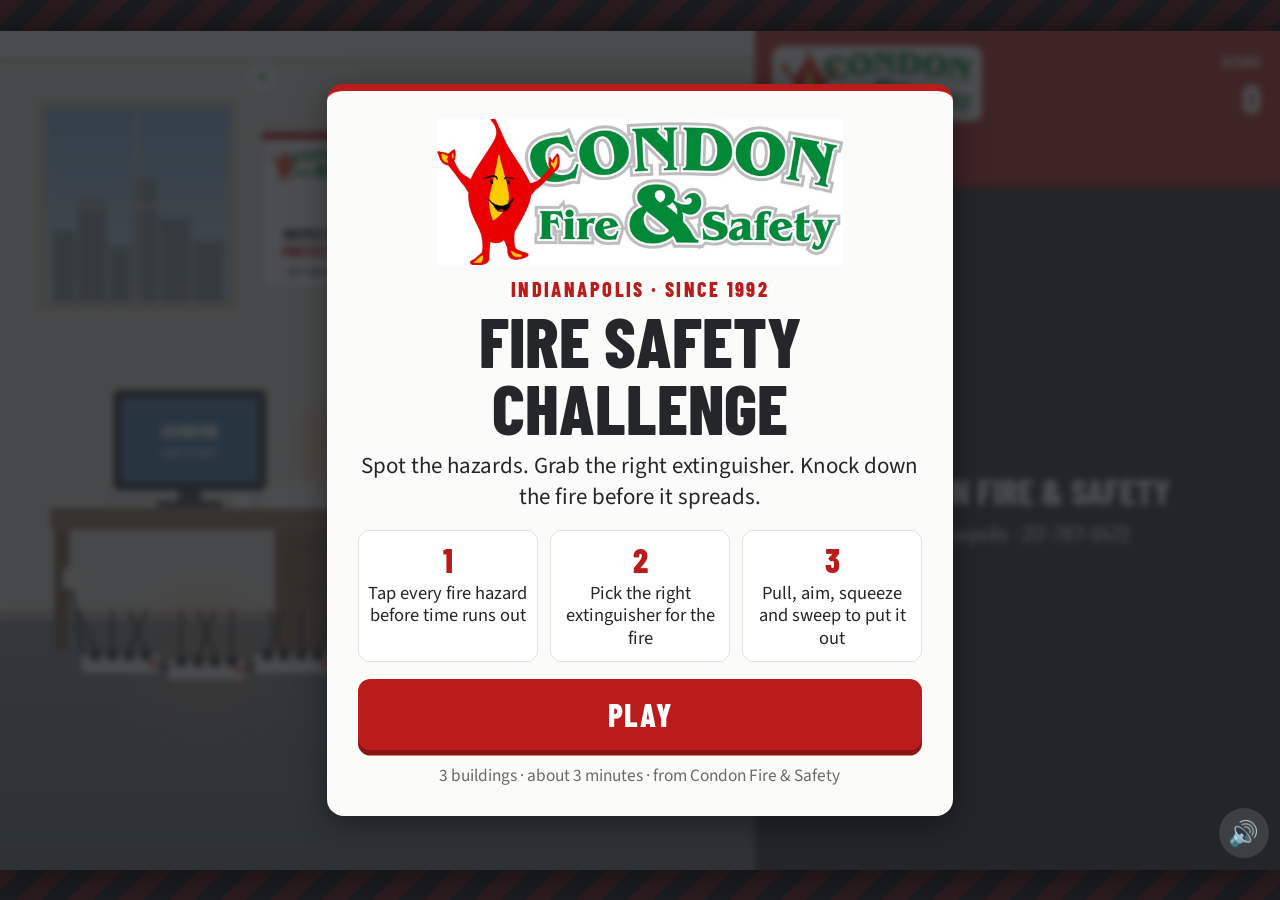
<file: index.html>
<!DOCTYPE html>
<html lang="en">
<head>
<meta charset="utf-8">
<meta name="viewport" content="width=device-width,initial-scale=1,viewport-fit=cover,user-scalable=no">
<link rel="apple-touch-icon" sizes="180x180" href="icons/apple-touch-icon.png">
<link rel="icon" type="image/png" sizes="32x32" href="icons/favicon-32.png">
<link rel="icon" type="image/png" sizes="192x192" href="icons/icon-192.png">
<link rel="manifest" href="manifest.webmanifest">
<meta name="apple-mobile-web-app-title" content="Fire Safety">
<meta name="apple-mobile-web-app-capable" content="yes">
<meta name="mobile-web-app-capable" content="yes">
<meta name="apple-mobile-web-app-status-bar-style" content="default">
<title>Fire Safety Challenge | Condon Fire &amp; Safety</title>
<meta name="description" content="Spot the hazards, grab the right extinguisher and knock down the fire. A free fire safety game from Condon Fire &amp; Safety in Indianapolis.">
<meta property="og:title" content="Fire Safety Challenge | Condon Fire &amp; Safety">
<meta property="og:description" content="Can you spot the hazards and put out the fire? Play the free game from Condon Fire &amp; Safety, Indianapolis.">
<meta name="theme-color" content="#BA1C1C">
<style>
@font-face{font-family:'Barlow Condensed';font-weight:600;font-display:block;src:url([data-uri]) format('woff2')}
@font-face{font-family:'Barlow Condensed';font-weight:800;font-display:block;src:url([data-uri]) format('woff2')}
@font-face{font-family:'Source Sans 3';font-weight:200 900;font-display:block;src:url([data-uri]) format('woff2')}
:root{--red:#BA1C1C;--redd:#8E1414;--char:#242629;--char2:#33363B;--off:#FBFBF9;--green:#008937;--u:4px}
*{box-sizing:border-box}
html,body{margin:0;height:100%;background:#1b1c1f;overflow:hidden;overscroll-behavior:none}
body{font-family:'Source Sans 3',system-ui,-apple-system,Segoe UI,Roboto,sans-serif;color:var(--char);-webkit-user-select:none;user-select:none;-webkit-tap-highlight-color:transparent;-webkit-touch-callout:none}
#wrap{position:fixed;inset:0;display:flex;align-items:center;justify-content:center;background:#1b1c1f repeating-linear-gradient(135deg,rgba(186,28,28,.10) 0 18px,transparent 18px 36px)}
#stage{position:relative;overflow:hidden;background:var(--char);box-shadow:0 0 40px rgba(0,0,0,.5)}
canvas{position:absolute;inset:0;width:100%;height:100%;display:block;touch-action:none}
.ov{position:absolute;inset:0;display:none;flex-direction:column;align-items:center;justify-content:flex-start;padding:calc(var(--u)*5);text-align:center;background:rgba(36,38,41,.82);-webkit-backdrop-filter:blur(3px);backdrop-filter:blur(3px);overflow-y:auto;touch-action:pan-y}
.ov.on{display:flex}
.panel{margin:auto 0;flex-shrink:0;background:var(--off);border-radius:calc(var(--u)*3);width:100%;padding:calc(var(--u)*5) calc(var(--u)*5.5);box-shadow:0 calc(var(--u)*1.5) calc(var(--u)*6) rgba(0,0,0,.4);border-top:calc(var(--u)*1.4) solid var(--red)}
.logo{display:block;width:72%;margin:0 auto calc(var(--u)*2.5)}
.kick{font:800 calc(var(--u)*3.6)/1 'Barlow Condensed',sans-serif;letter-spacing:.12em;color:var(--red);text-transform:uppercase}
h1,h2{font-family:'Barlow Condensed',sans-serif;font-weight:800;text-transform:uppercase;margin:calc(var(--u)*1.5) 0;line-height:.95;color:var(--char)}
h1{font-size:calc(var(--u)*12.5)}h2{font-size:calc(var(--u)*9)}
p{font-size:calc(var(--u)*4.1);line-height:1.35;margin:calc(var(--u)*2) 0}
.steps{display:flex;gap:calc(var(--u)*2);margin:calc(var(--u)*3) 0}
.steps div{flex:1;background:#fff;border:1px solid #e3e1da;border-radius:calc(var(--u)*2);padding:calc(var(--u)*2.2) calc(var(--u)*1.2);font-size:calc(var(--u)*3.3);line-height:1.2}
.steps b{display:block;font:800 calc(var(--u)*6)/1 'Barlow Condensed',sans-serif;color:var(--red);margin-bottom:calc(var(--u)*1)}
.btn{display:block;width:100%;border:0;border-radius:calc(var(--u)*2.2);padding:calc(var(--u)*3.6) calc(var(--u)*3);margin:calc(var(--u)*2.4) 0 0;font:800 calc(var(--u)*5.6)/1 'Barlow Condensed',sans-serif;letter-spacing:.05em;text-transform:uppercase;text-decoration:none;cursor:pointer;background:var(--red);color:#fff;box-shadow:0 calc(var(--u)*1) 0 var(--redd);touch-action:manipulation}
.btn:active{transform:translateY(calc(var(--u)*.6));box-shadow:0 calc(var(--u)*.4) 0 var(--redd)}
.btn.dark{background:var(--char);box-shadow:0 calc(var(--u)*1) 0 #000}
.btn.ghost{background:transparent;color:var(--char);box-shadow:none;border:2px solid #cfcac0;font-size:calc(var(--u)*4.6);padding:calc(var(--u)*2.8)}
.row{display:flex;gap:calc(var(--u)*2)}.row .btn{flex:1}
.tip{background:#fff;border-left:calc(var(--u)*1.2) solid var(--green);border-radius:calc(var(--u)*1.5);text-align:left;padding:calc(var(--u)*2.5) calc(var(--u)*3);margin:calc(var(--u)*3) 0 calc(var(--u)*1);font-size:calc(var(--u)*3.8);line-height:1.35}
.tip b{display:block;font:800 calc(var(--u)*3.4)/1 'Barlow Condensed',sans-serif;letter-spacing:.1em;color:var(--green);margin-bottom:calc(var(--u)*1)}
.big{font:800 calc(var(--u)*20)/1 'Barlow Condensed',sans-serif;color:var(--red);margin:calc(var(--u)*1) 0}
.stats{display:flex;gap:calc(var(--u)*2);margin:calc(var(--u)*3) 0}
.stats div{flex:1;background:#fff;border-radius:calc(var(--u)*1.8);padding:calc(var(--u)*2);font-size:calc(var(--u)*3.1);border:1px solid #e3e1da}
.stats b{display:block;font:800 calc(var(--u)*7)/1 'Barlow Condensed',sans-serif}
.cta{background:var(--char);color:#fff;border-radius:calc(var(--u)*2.5);padding:calc(var(--u)*4);margin-top:calc(var(--u)*3)}
.cta h3{font:800 calc(var(--u)*6.4)/1 'Barlow Condensed',sans-serif;text-transform:uppercase;margin:0 0 calc(var(--u)*1.5)}
.cta p{margin:0 0 calc(var(--u)*1);font-size:calc(var(--u)*3.7);color:#d9d7d0}
.small{font-size:calc(var(--u)*3.1);color:#6b6a66;margin:calc(var(--u)*2.5) 0 0;line-height:1.35}
.cta .small{color:#b9b7b0}
.best{font:600 calc(var(--u)*4)/1 'Barlow Condensed',sans-serif;letter-spacing:.06em;color:#6b6a66;margin-top:calc(var(--u)*2.5);text-transform:uppercase}
.sr{position:absolute;width:1px;height:1px;overflow:hidden;clip:rect(0 0 0 0);white-space:nowrap}
.btn:focus-visible,#mute:focus-visible{outline:3px solid #ffd23f;outline-offset:3px}
#mute{position:absolute;right:calc(var(--u)*2);bottom:calc(var(--u)*2);width:calc(var(--u)*9);height:calc(var(--u)*9);border-radius:50%;border:0;background:rgba(255,255,255,.12);color:#fff;font-size:calc(var(--u)*4.4);z-index:5;cursor:pointer;touch-action:manipulation}
#toastc{position:absolute;left:50%;top:44%;transform:translateX(-50%);background:var(--char);color:#fff;padding:calc(var(--u)*2.4) calc(var(--u)*4);border-radius:calc(var(--u)*2);font-size:calc(var(--u)*3.8);display:none;z-index:9}
#end{padding:calc(var(--u)*2)}
.perf{display:none;margin:calc(var(--u)*2.2) 0 0;font-size:calc(var(--u)*3.4);line-height:1.3;color:#3d3c39}
.perf b{display:block;font:800 calc(var(--u)*5.4)/1 'Barlow Condensed',sans-serif;letter-spacing:.06em;color:var(--green);text-transform:uppercase;margin-bottom:calc(var(--u)*.8)}
#eReward{display:none;background:var(--green);box-shadow:0 calc(var(--u)*1) 0 #00602a}
#reward .panel{text-align:left}#reward h2{font-size:calc(var(--u)*8)}
#reward p{font-size:calc(var(--u)*3.8);line-height:1.35;margin:calc(var(--u)*1.5) 0}
.pv{background:#fff3c4;border:2px solid #e2b11a;border-radius:calc(var(--u)*1.5);padding:calc(var(--u)*2) calc(var(--u)*2.6);font-size:calc(var(--u)*3.4);line-height:1.3;margin-bottom:calc(var(--u)*2.5);color:#5a4500}
#rDone .tip{margin-top:calc(var(--u)*2)}
#end .panel{padding:calc(var(--u)*3) calc(var(--u)*4.2)}
#end .logo{width:40%;margin-bottom:calc(var(--u)*1)}
#end .big{font-size:calc(var(--u)*14);margin:0}
#end 
#end .stats{margin:calc(var(--u)*1.4) 0}
#end .stats div{padding:calc(var(--u)*1.4);font-size:calc(var(--u)*2.9)}
#end .stats b{font-size:calc(var(--u)*5.6)}
#end .best{margin-top:0;font-size:calc(var(--u)*3.4)}
#end .cta{padding:calc(var(--u)*3.2);margin-top:calc(var(--u)*2.2)}
#end .cta h3{font-size:calc(var(--u)*5.6);margin-bottom:calc(var(--u)*1)}
#end .cta p{font-size:calc(var(--u)*3.3);line-height:1.3}
#end .btn{padding:calc(var(--u)*2.8) calc(var(--u)*2);font-size:calc(var(--u)*4.7);margin-top:calc(var(--u)*1.8)}
#end .btn.ghost{font-size:calc(var(--u)*4.2);padding:calc(var(--u)*2.2)}
#end .small{font-size:calc(var(--u)*2.8);margin-top:calc(var(--u)*1.8)}
#stage.land .panel{max-width:calc(var(--u)*112)}
#stage.land #end .panel{max-width:calc(var(--u)*190);display:grid;grid-template-columns:1fr 1.1fr;column-gap:calc(var(--u)*5);align-items:center}
#stage.land #end .ecol{grid-column:1;grid-row:1}
#stage.land #end .cta{grid-column:2;grid-row:1/3;margin-top:0}
#stage.land #end .row{grid-column:1;grid-row:2;align-self:start}
#stage:not(.land) #end .logo{width:40%!important;margin-bottom:calc(var(--u)*.6)}
#stage:not(.land) #end .big{font-size:calc(var(--u)*12)}
#stage:not(.land) #end .stats{margin:calc(var(--u)*1) 0}
#stage:not(.land) #end .stats div{padding:calc(var(--u)*1)}
#stage:not(.land) #end .perf{margin-top:calc(var(--u)*1.2)}
#stage:not(.land) #end #eReward{margin-top:calc(var(--u)*1.2);padding:calc(var(--u)*2.2) calc(var(--u)*2)}
#stage:not(.land) #end .cta{padding:calc(var(--u)*2.4);margin-top:calc(var(--u)*1.6)}
#stage:not(.land) #end .cta h3{margin-bottom:calc(var(--u)*.6)}
#stage:not(.land) #end .btn{margin-top:calc(var(--u)*1.3)}
#stage:not(.land) #end.won .best{display:none}
</style>
</head>
<body>
<div id="wrap"><div id="stage">
<canvas id="c" aria-label="Condon Fire Safety Challenge game"></canvas>
<button id="mute" aria-label="Sound on or off">&#128266;</button>

<div class="ov on" id="title"><div class="panel">
 <img class="logo" src="[data-uri]" alt="Condon Fire &amp; Safety">
 <div class="kick">Indianapolis &middot; Since 1992</div>
 <h1>Fire Safety<br>Challenge</h1>
 <p>Spot the hazards. Grab the right extinguisher. Knock down the fire before it spreads.</p>
 <div class="steps"><div><b>1</b>Tap every fire hazard before time runs out</div><div><b>2</b>Pick the right extinguisher for the fire</div><div><b>3</b>Pull, aim, squeeze and sweep to put it out</div></div>
 <button class="btn" id="play">Play</button>
 <div class="best" id="bestT"></div>
 <div class="small">3 buildings &middot; about 3 minutes &middot; from Condon Fire &amp; Safety</div>
</div></div>

<div class="ov" id="card"><div class="panel">
 <div class="kick" id="cKick"></div>
 <h2 id="cHead"></h2>
 <p id="cBody"></p>
 <div class="tip" id="cTip"><b>CONDON TIP</b><span></span></div>
 <button class="btn" id="cBtn">Start</button>
</div></div>

<div class="ov" id="end"><div class="panel"><div class="ecol">
 <img class="logo" src="[data-uri]" alt="Condon Fire &amp; Safety" style="width:56%">
 <div class="kick">Your score</div>
 <div class="big" id="eScore">0</div>
 <div class="stats"><div><b id="eHaz">0/18</b>hazards found</div><div><b id="eFire">0/3</b>fires out</div><div><b id="eRush">0/1</b>kitchen pull</div></div>
 <div class="best" id="eBest"></div>
 <div class="perf" id="ePerfect"></div>
 <button class="btn" id="eReward" type="button">Claim 5% off</button>
 </div>
 <div class="cta">
  <h3>Is your building ready for real?</h3>
  <p>Condon inspects and services extinguishers, exit and emergency lights, kitchen and paint booth suppression, and hydrants, and runs hands-on extinguisher training.</p>
  <a class="btn" id="eBook" href="https://condonfire.com/request-service" target="_blank" rel="noopener">Book an inspection</a>
  <div class="row"><a class="btn" id="eCall" href="tel:+13177870472" style="background:#fff;color:#242629;box-shadow:0 calc(var(--u)*1) 0 #9a9890">Call 317-787-0472</a><a class="btn" id="eTrain" href="https://condonfire.com/request-service" target="_blank" rel="noopener" style="background:var(--green);box-shadow:0 calc(var(--u)*1) 0 #00602a">Book training</a></div>
  <div class="small">Veteran-founded, locally owned &middot; 5324 English Ave, Indianapolis &middot; Mon&ndash;Fri 8 a.m.&ndash;4 p.m. &middot; 24-hour emergency service &middot; <a href="https://condonfire.com/" target="_blank" rel="noopener" style="color:#fff">condonfire.com</a></div>
 </div>
 <div class="row"><button class="btn ghost" id="eShare">Share score</button><button class="btn ghost" id="eAgain">Play again</button></div>
</div></div>
<div class="ov" id="pause"><div class="panel">
 <div class="kick">Paused</div>
 <h2>Game paused</h2>
 <p>Your timer stopped while you were away. Pick up right where you left off.</p>
 <button class="btn" id="pBtn">Resume</button></div>
</div>
<div class="sr" id="sr" aria-live="polite"></div>
<div class="ov" id="reward"><div class="panel">
 <div class="pv" id="rPrev"><b>Preview only.</b> This reward isn't an active offer yet, and this code can't be used.</div>
 <div class="kick">Top score reward</div>
 <h2>5% off your next Condon service</h2>
 <div id="rDone"><div class="tip"><b id="rDoneHead">Request sent to Condon</b><span id="rDoneBody"></span></div></div>
 <button class="btn ghost" id="rBack" type="button">Back to my score</button>
</div></div>
<div id="toastc"></div>
</div></div>

<script>
(()=>{'use strict';
// ---------- config (from condonfire.com) ----------
const PHONE='317-787-0472', BOOK_URL='https://condonfire.com/request-service', SITE='https://condonfire.com/';
const W=720,SH=800; // scene is always 720x800 logical
let LAND=false,CW=720,CH=1080,HUD=84,PY=HUD+SH; // portrait: HUD 0..84, scene 84..884, panel 884..1080. landscape: scene 0..720 x 0..800, sidebar 720..1220
const SIDE={x:720,w:500,head:150};let PIN={x:0,y:0};
const RED='#BA1C1C',REDD='#8E1414',CHAR='#242629',OFF='#FBFBF9',GREEN='#008937';
const stage=document.getElementById('stage'),C=document.getElementById('c'),X=C.getContext('2d');
const logo=new Image();logo.src='[data-uri]';
let scale=1,dpr=1;
function fit(){const cw=innerWidth,ch=innerHeight;LAND=cw/ch>1.15;if(LAND){CW=W+SIDE.w;CH=SH;HUD=0}else{CW=720;CH=1080;HUD=84}PY=HUD+SH;
 let w,h;if(cw/ch>CW/CH){h=ch;w=h*CW/CH}else{w=cw;h=w*CH/CW}w=Math.floor(w);h=Math.floor(h);stage.style.width=w+'px';stage.style.height=h+'px';stage.classList.toggle('land',LAND);stage.style.setProperty('--u',(LAND?h/150:w/100)+'px');dpr=Math.min(window.devicePixelRatio||1,2.5);C.width=Math.round(w*dpr);C.height=Math.round(h*dpr);scale=w/CW;
 PIN=LAND?{x:SIDE.x+SIDE.w/2+9*1.5,y:SIDE.head+80+9*1.5}:{x:360+9*1.3,y:PY+22+9*1.3}}
addEventListener('resize',fit);fit();const RM=matchMedia('(prefers-reduced-motion: reduce)');

// ---------- audio ----------
let AC=null,muted=false,sprayNode=null;try{muted=localStorage.getItem('condonFireMute')==='1'}catch(e){}
function vib(ms){try{if(!muted&&navigator.vibrate)navigator.vibrate(ms)}catch(e){}}
function ac(){if(!AC){try{AC=new (window.AudioContext||window.webkitAudioContext)()}catch(e){}}if(AC&&AC.state==='suspended')AC.resume();return AC}
function tone(f,d,type='sine',v=.15,slide=0,delay=0){if(muted)return;const a=ac();if(!a)return;const t=a.currentTime+delay,o=a.createOscillator(),g=a.createGain();o.type=type;o.frequency.setValueAtTime(f,t);if(slide)o.frequency.exponentialRampToValueAtTime(Math.max(40,f+slide),t+d);g.gain.setValueAtTime(v,t);g.gain.exponentialRampToValueAtTime(.001,t+d);o.connect(g).connect(a.destination);o.start(t);o.stop(t+d+.02)}
const sfx={good(){vib(15);tone(660,.12,'triangle',.18);tone(990,.18,'triangle',.15,0,.08)},bad(){vib(40);tone(180,.25,'sawtooth',.12,-60)},count(last){tone(last?1175:880,.07,'square',.07)},alarm(){for(let i=0;i<4;i++){tone(880,.18,'square',.07,0,i*.36);tone(660,.18,'square',.07,0,i*.36+.18)}},win(){[523,659,784,1046].forEach((f,i)=>tone(f,.22,'triangle',.16,0,i*.1))},pin(){tone(1800,.06,'triangle',.09,500);tone(2400,.08,'sine',.05,0,.05)},tick(){tone(220,.04,'square',.07)},locked(){tone(120,.09,'square',.1);tone(110,.09,'square',.08,0,.1)},pull(){vib(90);tone(1400,.08,'triangle',.08,600);tone(90,.18,'square',.16,-40,.03);tone(300,.5,'sawtooth',.12,-200,.12);noise(1.2,.2)},click(){tone(800,.05,'triangle',.08)}};
function noise(d,v){if(muted)return;const a=ac();if(!a)return;const b=a.createBuffer(1,a.sampleRate*d,a.sampleRate),ch=b.getChannelData(0);for(let i=0;i<ch.length;i++)ch[i]=(Math.random()*2-1)*(1-i/ch.length);const s=a.createBufferSource(),g=a.createGain(),f=a.createBiquadFilter();f.type='highpass';f.frequency.value=900;s.buffer=b;g.gain.value=v;s.connect(f).connect(g).connect(a.destination);s.start()}
function sprayOn(on){const a=AC;if(!a)return;if(on&&!sprayNode&&!muted){const b=a.createBuffer(1,a.sampleRate,a.sampleRate),ch=b.getChannelData(0);for(let i=0;i<ch.length;i++)ch[i]=Math.random()*2-1;const s=a.createBufferSource(),g=a.createGain(),f=a.createBiquadFilter();f.type='bandpass';f.frequency.value=2500;s.buffer=b;s.loop=true;g.gain.value=.12;s.connect(f).connect(g).connect(a.destination);s.start();sprayNode={s,g}}else if(!on&&sprayNode){try{sprayNode.s.stop()}catch(e){}sprayNode=null}}
const muteB=document.getElementById('mute');function muteUI(){muteB.innerHTML=muted?'&#128263;':'&#128266;';muteB.setAttribute('aria-label',muted?'Turn sound on':'Turn sound off');muteB.setAttribute('aria-pressed',muted?'true':'false')}muteUI();muteB.onclick=()=>{muted=!muted;try{localStorage.setItem('condonFireMute',muted?'1':'0')}catch(e){}muteUI();if(muted)sprayOn(false)};

// ---------- drawing helpers ----------
function rr(x,y,w,h,r){r=Math.max(0,Math.min(r,w/2,h/2));X.beginPath();X.moveTo(x+r,y);X.arcTo(x+w,y,x+w,y+h,r);X.arcTo(x+w,y+h,x,y+h,r);X.arcTo(x,y+h,x,y,r);X.arcTo(x,y,x+w,y,r);X.closePath()}
function fr(x,y,w,h,r,c){rr(x,y,w,h,r);X.fillStyle=c;X.fill()}
function rect(x,y,w,h,c){X.fillStyle=c;X.fillRect(x,y,w,h)}
function circ(x,y,r,c){X.beginPath();X.arc(x,y,r,0,Math.PI*2);X.fillStyle=c;X.fill()}
function T(s,x,y,size,c,al='left',wt=800,f='Barlow Condensed'){X.font=`${wt} ${size}px "${f}","Arial Narrow",sans-serif`;X.fillStyle=c;X.textAlign=al;X.textBaseline='middle';X.fillText(s,x,y)}
function wrap(s,x,y,maxW,lh,size,c,wt=400,f='Source Sans 3',al='left'){X.font=`${wt} ${size}px "${f}",system-ui,sans-serif`;X.fillStyle=c;X.textAlign=al;X.textBaseline='middle';const words=s.split(' ');let line='',yy=y;for(const w of words){const t=line?line+' '+w:w;if(X.measureText(t).width>maxW&&line){X.fillText(line,x,yy);line=w;yy+=lh}else line=t}if(line)X.fillText(line,x,yy);return yy}
function lg(x0,y0,x1,y1,stops){const g=X.createLinearGradient(x0,y0,x1,y1);stops.forEach((c,i)=>g.addColorStop(i/(stops.length-1),c));return g}
function line(x0,y0,x1,y1,c,w){X.beginPath();X.moveTo(x0,y0);X.lineTo(x1,y1);X.strokeStyle=c;X.lineWidth=w;X.stroke()}

// extinguisher. x=center, y=top. types: abc co2 water k
function ext(x,y,o={}){const s=o.s||1,t=o.type||'abc';X.save();X.translate(x,y);X.scale(s,s);
 const silver=(t==='water'||t==='k');
 // hose
 X.strokeStyle='#151515';X.lineWidth=5;X.lineCap='round';X.beginPath();X.moveTo(6,14);
 if(t==='k'){X.bezierCurveTo(30,20,30,60,22,96);X.stroke();rect(18,62,7,40,'#888');}
 else if(t==='co2'){X.bezierCurveTo(30,18,32,40,26,58);X.stroke();X.fillStyle='#111';X.beginPath();X.moveTo(22,56);X.lineTo(30,56);X.lineTo(36,92);X.lineTo(16,92);X.closePath();X.fill();}
 else{X.bezierCurveTo(30,18,30,50,24,76);X.stroke();rect(20,74,8,12,'#111');}
 // body
 X.fillStyle=silver?lg(-17,0,17,0,['#9aa0a6','#f2f4f5','#b8bdc2','#7b8086']):lg(-17,0,17,0,['#8E1414','#e2453a','#c52222','#7a1010']);rr(-17,22,34,92,13);X.fill();
 // label band
 fr(-13,48,26,36,3,'#fff');
 const L={abc:'ABC',co2:'CO\u2082',water:'H\u2082O',k:'K'}[t];T(L,0,58,L.length>2?11:14,silver?'#333':RED,'center');
 T({abc:'A B C',co2:'B C',water:'A',k:'K'}[t],0,74,9,'#333','center',600);
 // neck, valve
 rect(-7,10,14,14,'#222');rect(-9,20,18,5,'#333');
 // handle
 X.fillStyle='#2b2b2b';X.beginPath();X.moveTo(-6,8);X.lineTo(22,0);X.lineTo(23,5);X.lineTo(-4,13);X.closePath();X.fill();
 X.beginPath();X.moveTo(-6,16);X.lineTo(20,12);X.lineTo(20,16);X.lineTo(-4,20);X.closePath();X.fill();
 // pin + seal
 if(!o.noPin){X.strokeStyle='#d6d6d6';X.lineWidth=2;X.beginPath();X.arc(9,9,4,0,Math.PI*2);X.stroke();line(9,13,9,17,'#ffd23f',2)}
 // gauge
 if(t!=='co2'){circ(-10,15,6.5,'#fff');X.lineWidth=1;X.strokeStyle='#444';X.beginPath();X.arc(-10,15,6.5,0,7);X.stroke();X.lineWidth=2.4;X.strokeStyle=GREEN;X.beginPath();X.arc(-10,15,4.6,-2.2,-.9);X.stroke();X.strokeStyle='#d33';X.beginPath();X.arc(-10,15,4.6,-3.1,-2.3);X.stroke();const a=o.gaugeRed?-2.85:-1.55;line(-10,15,-10+Math.cos(a)*5,15+Math.sin(a)*5,'#111',1.4)}
 // tag
 if(o.tag){line(-5,20,-22,34,'#555',1);const big=o.bigTag?1.5:1;X.save();X.translate(-26,32);X.scale(big,big);fr(-8,0,16,26,2,'#fff');rect(-8,0,16,6,RED);T('C',0,3,6,'#fff','center');X.font='700 5px sans-serif';X.fillStyle=o.tagExpired?'#d11':'#222';X.textAlign='center';X.fillText(o.tagExpired?'2024':'2026',0,16);if(o.tagExpired){line(-6,21,6,21,'#d11',1.5)}X.restore()}
 X.restore()}

// Condon service tag (big, for panel)
function bigTag(x,y,date,bad,label){X.save();X.translate(x,y);fr(-62,0,124,170,8,'#fff');X.strokeStyle='#ddd';X.lineWidth=2;rr(-62,0,124,170,8);X.stroke();circ(0,14,7,'#ccc');circ(0,14,4,'#fff');fr(-62,26,124,34,0,RED);T('CONDON',0,37,17,'#fff','center');T('FIRE & SAFETY',0,52,11,'#fff','center',600);T(label||'SERVICE TAG',0,74,12,CHAR,'center');T(PHONE,0,90,12,'#555','center',600);T('LAST SERVICE',0,110,10,'#777','center',600);T(date,0,132,24,bad?'#d11':GREEN,'center');T(bad?'OVERDUE':'CURRENT',0,156,14,bad?'#d11':GREEN,'center');X.restore()}

// flame tongue
function flame(x,base,h,w,t,seed){const layers=[[1,'rgba(214,50,18,.92)'],[.72,'#ff8a1c'],[.45,'#ffd84d'],[.22,'#fff6c8']];for(const[k,c]of layers){const hh=h*k,ww=w*k,sw=(Math.sin(t*7.3+seed)*.28+Math.sin(t*12.1+seed*1.7)*.12)*w;X.beginPath();X.moveTo(x-ww/2,base);X.bezierCurveTo(x-ww/2,base-hh*.5,x-ww*.2+sw*.4,base-hh*.62,x+sw*k,base-hh);X.bezierCurveTo(x+ww*.22+sw*.4,base-hh*.62,x+ww/2,base-hh*.5,x+ww/2,base);X.closePath();X.fillStyle=c;X.fill()}}
function glow(x,y,r,a){const g=X.createRadialGradient(x,y,0,x,y,r);g.addColorStop(0,`rgba(255,150,40,${a})`);g.addColorStop(1,'rgba(255,120,30,0)');X.fillStyle=g;X.fillRect(x-r,y-r,r*2,r*2)}

// ---------- particles ----------
let parts=[],pops=[];
function P(o){parts.push(Object.assign({vx:0,vy:0,life:1,max:1,r:6,g:0,grow:0,c:'#888',a:1},o))}
function updParts(dt){for(const p of parts){p.x+=p.vx*dt;p.y+=p.vy*dt;p.vy+=p.g*dt;p.r+=p.grow*dt;p.life-=dt}parts=parts.filter(p=>p.life>0);if(parts.length>600)parts.splice(0,parts.length-600);for(const q of pops){q.t-=dt;q.y-=30*dt}pops=pops.filter(q=>q.t>0)}
function drawParts(){for(const p of parts){X.globalAlpha=Math.max(0,p.a*p.life/p.max);circ(p.x,p.y,Math.max(.5,p.r),p.c)}X.globalAlpha=1}
function pop(x,y,text,c){pops.push({x,y,text,c:c||GREEN,t:1.3})}

// ---------- levels ----------
const EXT=[{id:'water',name:'WATER',cls:'Class A'},{id:'co2',name:'CO\u2082',cls:'Class B C'},{id:'abc',name:'ABC DRY CHEM',cls:'Class A B C'},{id:'k',name:'WET CHEMICAL',cls:'Class K'}];
const LEVELS=[
{key:'office',name:'The Office',intro:'Find 6 fire hazards in 35 seconds. Then a fire breaks out: grab the right extinguisher and use P.A.S.S.',
 done:'Condon inspects, maintains, recharges and repairs portable fire extinguishers, and tests and repairs exit and emergency lighting.',
 hazards:[
 {id:'exit',x:615,y:212,r:62,label:'Exit sign is out',tip:'In smoke or a blackout, nobody can find a dark exit sign, and Condon tests and repairs exit signs.'},
 {id:'door',x:617,y:412,r:64,hb:[552,336,684,480],label:'Exit door chained shut',tip:'A chained exit traps people inside during a fire, and Condon trains staff to keep every exit open.'},
 {id:'blocked',x:475,y:470,r:70,hb:[416,398,536,556],label:'Extinguisher blocked by boxes',tip:'Nobody can grab an extinguisher buried behind boxes, and Condon inspects and services extinguishers.'},
 {id:'candle',x:304,y:420,r:58,hb:[248,378,350,458],label:'Lit candle next to papers',tip:'An open flame next to paper can start a fire in seconds, and Condon trains staff to put out small fires fast.'},
 {id:'strips',req:1,x:195,y:600,r:80,hb:[66,548,326,628],label:'Power strips plugged into each other',tip:'Chained power strips overload the outlet and can overheat, and Condon\'s training covers electrical fire risks.'},
 {id:'emer',x:410,y:140,r:72,label:'Emergency light hanging off the wall',tip:'A broken emergency light leaves people in the dark when the power fails, and Condon tests and repairs them.'},
 {id:'det',x:250,y:44,r:44,hb:[220,16,282,74],label:'Smoke detector covered with a bag',tip:'A covered detector can\'t sense smoke, so nobody gets the early warning to get out.'},
 {id:'extfloor',label:'Extinguisher on the floor, off its hook',tip:'An extinguisher on the floor isn\'t where people look for it in an emergency and can get knocked over or damaged, so it belongs on its hook, and Condon checks that every one is mounted where it should be.',spots:[{key:'o392',x:378,y:620,r:60,hb:[338,578,412,702],hb2:[364,324,422,442],fx:372,fy:586,s:.95},{key:'o474',x:486,y:592,r:58,hb:[440,536,526,664],hb2:[440,322,506,444],fx:486,fy:542,s:.95,avoid:['blocked','heatO']}]},
 {id:'propdoor',excl:['door'],x:640,y:470,r:60,hb:[608,256,690,566],label:'Fire door propped open with an extinguisher',tip:'An extinguisher used as a doorstop isn\'t where anyone will look for it in a fire, and a propped fire door lets fire and smoke spread, so Condon trains staff to keep both where they belong.'},
 {id:'heatO',x:520,y:676,r:74,hb:[440,612,604,742],label:'Space heater against a full trash can',tip:'Heaters need open space around them. Paper touching a hot heater can catch fire.'}],
 fire:{x:195,base:628,w:170,what:'The overloaded power strip under the desk is on fire.',correct:['co2','abc'],
  fb:{co2:'Right call. CO\u2082 works on electrical fires and leaves no residue on electronics.',abc:'That works. ABC dry chemical is rated for electrical (Class C) fires.',water:'No! Water conducts electricity. That is a shock hazard on an electrical fire.',k:'Class K is made for commercial cooking oil fires, not electrical ones.'}}},
{key:'kitchen',rush:true,name:'Restaurant Kitchen',intro:'Find 6 hazards in 35 seconds. Then the Kitchen Fire Rush: the suppression system can only go off ONCE, so pull the station only for a real fire.',
 done:'Condon inspects kitchen suppression systems every six months, and recharges and resets them after any discharge.',
 hazards:[
 {id:'grease',x:270,y:182,r:84,hb:[150,128,400,232],label:'Grease dripping from the hood',tip:'Built-up grease is fuel that carries a stove fire into the hood, and Condon inspects hood suppression systems.'},
 {id:'boxes',x:165,y:36,r:66,label:'Boxes stored on top of the hood',tip:'Cardboard sitting on a hot hood can catch fire, and Condon\'s training covers kitchen fire hazards like this.'},
 {id:'nok',x:522,y:392,r:60,hb:[488,284,556,452],label:'Kitchen extinguisher missing',tip:'An empty hook means nothing to grab when a grease fire starts, and Condon services Class K extinguishers.'},
 {id:'cans',x:356,y:268,r:60,hb:[300,232,410,306],label:'Spray cans above the stove',tip:'Aerosol cans can burst into flames when they get hot, and Condon\'s training covers safe storage in kitchens.'},
 {id:'pull',x:584,y:356,r:56,hb:[542,310,616,600],label:'Pull station blocked by boxes',tip:'The pull station belongs on the way out at hand height, easy to reach in seconds, and Condon inspects the whole system, pull station included.'},
 {id:'towel',x:454,y:428,r:54,hb:[420,392,478,470],label:'Towel touching a lit burner',tip:'A towel this close to a flame can catch and spread fire down the line, and Condon\'s training covers this.'},
 {id:'filter',x:69,y:163,r:40,hb:[38,130,100,196],label:'Hood filter missing over the fryer',tip:'Without the filter, grease goes straight up into the duct, where a fire is hard to reach.'},
 {id:'extfloor',excl:['nok'],label:'Extinguisher on the floor, off its hook',tip:'An extinguisher on the floor isn\'t where people look for it in an emergency and can get knocked over or damaged, so it belongs on its hook, and Condon checks that every one is mounted where it should be.',spots:[{key:'kK',x:520,y:650,r:58,hb:[486,598,558,718],hb2:[490,344,554,452],fx:520,fy:612,s:.85,type:'k'}]},
 {id:'propdoor',x:660,y:520,r:64,hb:[618,166,718,606],label:'Back door propped open with an extinguisher',tip:'An extinguisher holding the door open isn\'t on its hook when a fire starts, so Condon trains kitchen staff to keep every extinguisher mounted and ready.'},
 {id:'trash',x:226,y:660,r:58,hb:[176,598,278,724],label:'Overflowing trash by the cooking line',tip:'Cardboard and paper piled next to hot equipment gives a fire something to grow on.'}],
 fire:{x:100,base:398,w:104,what:'The hot fryer oil flared back up, and the system is already spent. Grab the backup extinguisher.',correct:['k'],
  fb:{k:'Right call. Class K wet chemical cools the oil and smothers it with a soapy layer.',water:'Never put water on a grease fire. It flashes to steam and throws burning oil.',abc:'Not for commercial cooking oil fires. The kitchen needs Class K.',co2:'CO\u2082 is not the right tool for a commercial cooking oil fire. The kitchen needs Class K.'}}},
{key:'shop',name:'Paint Shop',intro:'Find 6 hazards in 35 seconds. Then a fire starts in the paint booth. The powder system will hit it first, so be ready if it flares back.',
 done:'Condon inspects and maintains paint booth suppression systems, like the dry chemical system in this booth, and runs hands-on extinguisher training.',
 hazards:[
 {id:'filters',req:1,x:309,y:400,r:52,hb:[282,326,338,474],label:'Booth filters caked with overspray',tip:'Overspray builds up in booth filters and burns fast. Change them on schedule and keep the booth\'s suppression system inspected.'},
 {id:'drum',x:224,y:458,r:64,hb:[150,404,280,508],label:'Leaking solvent drum next to grinder sparks',tip:'Solvent vapor drifts along the floor, and one spark from the grinder can light the puddle. Seal the drum, clean the spill, and keep sparks away from flammables.'},
 {id:'smoke',x:448,y:404,r:58,hb:[410,350,486,470],label:'Lit cigarette by the paint booth',tip:'One cigarette can ignite paint fumes, and Condon services paint booth suppression systems.'},
 {id:'exitb',x:628,y:458,r:70,hb:[552,396,704,524],label:'Exit blocked by boxes',tip:'Boxes stacked in front of the exit trap people inside during a fire, and Condon trains staff to keep exits clear.'},
 {id:'cord',x:640,y:716,r:60,hb:[580,672,712,762],label:'Damaged cord with bare wires',tip:'Bare wires throw sparks that can ignite paint fumes, and Condon\'s training covers electrical hazards.'},
 {id:'rags',x:330,y:592,r:58,hb:[284,540,378,640],label:'Oily rags piled in an open bin',tip:'Oily rags can heat up and catch fire on their own, and Condon\'s training covers safe storage.'},
 {id:'heater',x:479,y:622,r:86,hb:[398,568,566,670],label:'Space heater next to paint cans',tip:'A glowing heater beside paint thinner is a fire waiting to happen, and Condon trains crews to keep them apart.'},
 {id:'gascan',x:108,y:694,r:62,hb:[52,614,168,768],label:'Gas can left open with no cap',tip:'Gas fumes spread along the floor and can reach a spark or heater. Cap it and store it in a flammables cabinet.'},
 {id:'extfloor',label:'Extinguisher on the floor, off its hook',tip:'An extinguisher on the floor isn\'t where people look for it in an emergency and can get knocked over or damaged, so it belongs on its hook, and Condon checks that every one is mounted where it should be.',spots:[{key:'s530',x:540,y:584,r:58,hb:[504,522,580,648],hb2:[498,298,562,414],fx:540,fy:530,s:.95,avoid:['heater']}]},
 {id:'propdoor',excl:['exitb'],x:626,y:440,r:60,hb:[574,264,694,506],label:'Exit door propped open with an extinguisher',tip:'An extinguisher holding the exit door open isn\'t on its hook when a fire starts, so Condon trains crews to keep every extinguisher mounted and ready.'},
 {id:'exitlt',x:632,y:222,r:52,hb:[566,192,698,252],label:'Exit sign is out',tip:'In smoke or a power outage, a dark exit sign won\'t show anyone the way out.'}],
 fire:{x:322,base:470,w:72,booth:true,what:'The fire flared back up in the booth, and the powder system is spent. Grab an extinguisher.',correct:['co2','abc'],
  fb:{co2:'Right call. CO\u2082 smothers burning paint and solvent (Class B).',abc:'Right call. ABC dry chemical is rated for burning paint and solvent (Class B).',water:'No! Water can spread burning paint and solvent.',k:'Class K is for commercial cooking oils, not paint and solvent.'}}}];
const SPOT_TIME=35;

// ---------- state ----------
const S={phase:'title',L:0,score:0,lvl:0,time:0,found:new Set(),missed:[],marks:[],toast:null,fire:null,picks:0,pass:{p:0,a:0,s:0,w:0},agent:1,ptr:{x:0,y:0,down:false,px:0},sweepV:0,sweepT:0,rush:null,t:0,phaseT:0,msg:null,shake:0,stats:{haz:0,fires:0,rush:0,falsePulls:0,first:0},act:null,pickedExt:'abc',outOK:false,idle:0,sysFired:false};
let best=0;try{best=+localStorage.getItem('condonFireBest')||0}catch(e){}
const bestT=document.getElementById('bestT');function showBest(){bestT.textContent=best?('Best score: '+best.toLocaleString()):''}showBest();
const lv=()=>LEVELS[S.L];
const PER_LEVEL=6;let lastSets='';
function shuf(a){a=a.slice();for(let i=a.length-1;i>0;i--){const j=Math.floor(Math.random()*(i+1));[a[i],a[j]]=[a[j],a[i]]}return a}
function okWith(h,picked){const ex=h.excl||[];for(const q of picked){if(ex.includes(q.id)||(q.excl||[]).includes(h.id))return false}return true}
function pickLevel(l){const req=l.hazards.filter(h=>h.req),picked=req.slice();for(const h0 of shuf(l.hazards.filter(h=>!h.req))){if(picked.length>=PER_LEVEL)break;let h=h0;
  if(h0.spots){const ok=shuf(h0.spots).filter(sp=>!(sp.avoid||[]).some(id=>picked.some(q=>q.id===id)));if(!ok.length)continue;const sp=ok[0];h=Object.assign({},h0,sp,{excl:(h0.excl||[]).concat(sp.avoid||[])});delete h.spots}
  if(!okWith(h,picked))continue;picked.push(h)}
 const order=l.hazards.map(h=>h.id);return picked.sort((a,b)=>order.indexOf(a.id)-order.indexOf(b.id))}
function rollHazards(){let key='';for(let t=0;t<12;t++){S.act=LEVELS.map(pickLevel);key=S.act.map(a=>a.map(h=>h.id+(h.key||'')).join(',')).join('|');if(key!==lastSets)break}lastSets=key}
const HZ=()=>S.act[S.L];
function add(n,x,y){S.score=Math.max(0,S.score+n);S.lvl+=n;if(x!=null)pop(x,y,(n>0?'+':'')+n,n>0?GREEN:'#d11')}
let srLast='';function say(t){if(!t||t===srLast)return;srLast=t;const e=document.getElementById('sr');if(e)e.textContent=t}
function setMsg(text,good,dur){S.msg={text,good,t:dur||3};say(text)}

// overlays
const $=id=>document.getElementById(id);
function ov(id){['title','card','end','reward','pause'].forEach(k=>$(k).classList.toggle('on',k===id));if(id)setTimeout(()=>{const o=$(id),b=o&&o.querySelector('button.btn:not([disabled])');if(b&&o.classList.contains('on')&&getComputedStyle(b).display!=='none')try{b.focus({preventScroll:true})}catch(e){}},60)}
function card(kick,head,body,tip,btn,fn){$('cKick').textContent=kick;$('cHead').textContent=head;$('cBody').textContent=body;$('cTip').style.display=tip?'block':'none';$('cTip').querySelector('span').textContent=tip||'';$('cBtn').textContent=btn;$('cBtn').onclick=()=>{sfx.click();ov(null);fn()};ov('card');S.phase='card'}
$('play').onclick=()=>{ac();sfx.click();startGame()};
$('eAgain').onclick=()=>{sfx.click();startGame()};

rollHazards();
function startGame(){S.score=0;S.L=0;S.stats={haz:0,fires:0,rush:0,falsePulls:0,first:0};rollHazards();intro()}
function intro(){const l=lv();S.found=new Set();S.missed=[];S.marks=[];S.toast=null;S.fire=null;S.rush=null;S.idle=0;S.sysFired=false;S.pullT=null;S.pull=newPull();S.boothFired=false;S.boothHaze=0;S.booth=null;S.lvl=0;parts=[];
 card('Level '+(S.L+1)+' of 3',l.name,l.intro,null,'Start',beginSpot)}
function beginSpot(){S.phase='spot';S.time=SPOT_TIME;S.phaseT=0;S.idle=0;S.cd=6;S.toast={title:'Tap every fire hazard you see',body:'Wrong taps cost points, so look before you tap.',good:null};say('Tap every fire hazard you see. Wrong taps cost points.')}
function endSpot(){const l=lv();const all=S.found.size===HZ().length;if(all){const b=Math.round(S.time*10);if(b>0){add(b);setMsg('All hazards found! Time bonus +'+b,true,2.2)}}else setMsg('Missed '+(HZ().length-S.found.size)+'. They are circled in red.',false,2.2);S.missed=HZ().filter(h=>!S.found.has(h.id));S.phase='reveal';S.phaseT=all?1.2:2.4}
function fireCells(f,v){const n=5,cells=[];for(let i=0;i<n;i++)cells.push({x:f.x-f.w/2+f.w*i/(n-1),v:v+Math.random()*.15,re:0,seed:Math.random()*10});return cells}
// paint booth: the automatic dry chemical system knocks the fire down, then it flares back and the player finishes it with an extinguisher
const BOOTH_NOZ=[320,385,450];
function beginBooth(){const f=lv().fire;S.fire={...f,cells:fireCells(f,.3),danger:0,sp:f.w/4};S.phase='booth';S.booth={step:0,t:0,flare:5.3+Math.random()*.9};sfx.alarm();setMsg('FIRE in the paint booth! The overspray in the filters caught.',false,99)}
function updBooth(dt){const b=S.booth,f=S.fire;if(!b||!f)return;b.t+=dt;
 if(b.step===0){f.cells.forEach(c=>c.v=Math.min(1,c.v+dt*.42));if(b.t>=1.6){b.step=1;S.boothFired=true;sfx.pull();S.shake=Math.max(S.shake||0,.2);setMsg('Heat detectors set off the dry chemical system. Powder floods the booth.',true,99)}}
 else if(b.step===1){if(b.t<2.9)BOOTH_NOZ.forEach(x=>{for(let i=0;i<3;i++)P({x:x+(Math.random()-.5)*6,y:156,vx:(Math.random()-.5)*140,vy:110+Math.random()*170,r:5,grow:38,c:Math.random()<.5?'#f6f3e8':'#e9e4d2',a:.75,life:1.3,max:1.3})});
  S.boothHaze=Math.min(.6,S.boothHaze+dt*.5);f.cells.forEach(c=>c.v=Math.max(0,c.v-dt*.75));if(b.t>=3.7){b.step=2;f.cells.forEach(c=>c.v=0);setMsg('Knocked down! Keep watching. Hot spots can flare back.',true,99)}}
 else if(b.step===2){if(Math.random()<dt*6){const c=f.cells[Math.floor(Math.random()*f.cells.length)];P({x:c.x+(Math.random()-.5)*14,y:f.base-6,vx:(Math.random()-.5)*14,vy:-40,r:5,grow:16,c:'#6a6a6a',a:.4,life:1.4,max:1.4})}
  if(b.t>=b.flare){f.cells.forEach(c=>c.v=.55+Math.random()*.2);S.shake=Math.max(S.shake||0,.35);sfx.bad();for(let i=0;i<24;i++){const c=f.cells[i%5];P({x:c.x,y:f.base-20,vx:(Math.random()-.5)*160,vy:-120-Math.random()*160,r:4,grow:6,c:i%2?'#ffb347':'#ff6a1a',a:.9,life:.6,max:.6})}
   S.booth=null;beginFire(true);setMsg('FLARE BACK! '+f.what,false,99)}}}
function beginFire(keep){const f=lv().fire;if(keep&&S.fire){S.fire.danger=0}else{S.fire={...f,cells:fireCells(f,.35),danger:0,sp:f.w/4}};S.phase='pick';S.picks=0;S.pass={p:0,a:0,s:0,w:0};sfx.alarm();setMsg('FIRE! '+f.what,false,99)}
function pick(id){const f=S.fire;S.pickedExt=id;if(f.correct.includes(id)){sfx.good();if(S.picks===0)S.stats.first++;add(S.picks===0?150:50,360,HUD+SH-40);setMsg(f.fb[id],true,3);S.phase='pull';S.phaseT=0}else{sfx.bad();S.picks++;add(-50,360,HUD+SH-40);S.shake=.3;f.cells.forEach(c=>c.v=Math.min(1,c.v+.18));f.danger+=.08;setMsg(f.fb[id]+' Pick again.',false,4)}}
function fireDone(ok,reason){sprayOn(false);S.ptr.down=false;S.phase='out';S.phaseT=2.6;S.outOK=ok;if(ok){const b=250+Math.round(S.agent*150);add(b,lv().fire.x,lv().fire.base-140);S.stats.fires++;sfx.win();setMsg('FIRE OUT! +'+b+'  Now get that extinguisher recharged.',true,3)}else{sfx.bad();setMsg(reason,false,3)}}
function levelDone(){const l=lv();const tip=S.outOK?'Used an extinguisher, even for a second? It needs a recharge before it goes back on the wall. '+l.done:'If a fire is spreading or blocking your way out, get out and call 911. '+l.done;
 const last=S.L===LEVELS.length-1;card('Level '+(S.L+1)+' complete',l.name+': '+Math.max(0,S.lvl).toLocaleString()+' pts','Total score: '+S.score.toLocaleString(),tip,last?'See your score':'Next: '+LEVELS[S.L+1].name,()=>{if(last)endGame();else{S.L++;intro()}})}
function isPerfect(){const t=S.stats;return t.fires===3&&t.rush===1&&t.falsePulls===0&&(18-t.haz)+(3-t.first)<=1}
function endGame(){S.phase='end';if(S.score>best){best=S.score;try{localStorage.setItem('condonFireBest',best)}catch(e){}}showBest();$('eScore').textContent=S.score.toLocaleString();$('eHaz').textContent=S.stats.haz+'/18';$('eFire').textContent=S.stats.fires+'/3';$('eRush').textContent=S.stats.rush+'/1';$('eBest').textContent='Best score: '+best.toLocaleString();rewardEnd();ov('end')}
// ---------- top-score reward ----------
// ON (Johnny turned it on for the Condon demo). To turn it off, set approved:false. No contact info is collected:
// the player gets a reward code to mention when booking, and Condon checks one reward per customer.
const REWARD={approved:true,percent:5,minScore:6000};
const rLive=REWARD.approved;
const rPreview=!rLive&&/[?&]rewardpreview=1(&|$)/.test(location.search);
const MIN_TXT=REWARD.minScore.toLocaleString('en-US');
let rCode='';try{rCode=localStorage.getItem('condonRewardCode')||''}catch(e){}
function rewardQualifies(){return S.score>=REWARD.minScore}
function rewardEnd(){const per=rewardQualifies(),pe=$('ePerfect'),bt=$('eReward');pe.style.display='none';bt.style.display='none';pe.textContent='';$('end').classList.remove('won');
 if(!rLive&&!rPreview)return;
 $('end').classList.toggle('won',!!per);if(per){const b=document.createElement('b');b.textContent='5% off unlocked at '+MIN_TXT+' points';pe.appendChild(b);pe.style.display='block'}
 if(!per){pe.appendChild(document.createTextNode((rPreview?'Preview: ':'')+'Unlock 5% off at '+MIN_TXT+' points. You scored '+S.score.toLocaleString('en-US')+'.'));pe.style.display='block'}
 if(per||rPreview){bt.style.display='block';bt.textContent=rPreview?(per?'Preview: get 5% off':'Preview the 5% reward screen'):(rCode?'See my reward code':'Get my 5% off')}}
function rid(){const a=new Uint8Array(4);(crypto&&crypto.getRandomValues)?crypto.getRandomValues(a):a.forEach((_,i)=>a[i]=Math.random()*256);return 'FSG-'+Array.from(a,x=>x.toString(16).padStart(2,'0')).join('').toUpperCase()}
function rOpen(){sfx.click();$('rPrev').style.display=rPreview?'block':'none';let code;
 if(rPreview)code='SAMPLE-'+rid().slice(4);
 else{if(!rCode){rCode=rid();try{localStorage.setItem('condonRewardCode',rCode)}catch(e){}}code=rCode}
 $('rDoneHead').textContent='Your reward code: '+code;
 $('rDoneBody').textContent=rPreview?'In the live version, players mention this code when they book with Condon. One reward per customer, and Condon confirms it before taking 5% off.':'Mention this code when you book with Condon, or call 317-787-0472. One reward per customer: Condon confirms it before taking '+REWARD.percent+'% off your next service. Take a screenshot so you have it.';
 $('rDone').style.display='block';sfx.win();ov('reward')}
$('eReward').onclick=rOpen;
$('rBack').onclick=()=>{sfx.click();rewardEnd();ov('end')};
$('eShare').onclick=async()=>{const url=location.href.split('#')[0];const text='I scored '+S.score.toLocaleString()+' on the Condon Fire & Safety Fire Safety Challenge. Can you beat it?';try{if(navigator.share){await navigator.share({title:'Fire Safety Challenge',text,url});return}}catch(e){if(e&&e.name==='AbortError')return}try{await navigator.clipboard.writeText(text+' '+url);toastc('Copied! Paste it anywhere to share.')}catch(e){toastc(text+' '+url,5000)}};
function toastc(t,ms){const el=$('toastc');el.textContent=t;el.style.display='block';clearTimeout(toastc.h);toastc.h=setTimeout(()=>el.style.display='none',ms||2200)}

// ---------- kitchen rush ----------
// A mechanical kitchen system discharges ONCE, then a technician must recharge it. One decision only.
const ST={fryer:{x:100,y:404,w:84},broiler:{x:230,y:394,w:100},range:{x:372,y:396,w:100}};
function beginRush(){const T0=6.4+Math.random()*1.6;const ev=[['d','broiler',1.0],['d','steam',2.5],['d','smoke',3.9],['d','broiler',5.3],['r','fryer',T0]];S.rush={t:-.4,ev:ev.map(([k,type,t0])=>({k,type,t0,age:-1,done:false})),fired:false,end:0,dis:null};S.phase='rush';setMsg('The system can only go off ONCE. Pull only for a real fire: it keeps growing and pours black smoke.',true,4.5)}
function rushFinish(t){const r=S.rush;r.ev.forEach(e=>{if(!e.done){e.done=true;if(e.age>=0&&e.k==='r')e.out=1}});r.end=t}
// ---------- two-step pull station: drag the pin out, then drag the ring all the way down ----------
const PIN_TRAVEL=34,RING_TRAVEL=66,TRIGGER=.92;const PSG={};
function newPull(){return{stage:0,pinK:0,ringK:0,lockY:0,drag:null,pinT:null,k0:0,hint:'',hintT:0,det:0}}
S.pull=newPull();
function psLocal(key,p){const g=PSG[key];if(!g)return null;const k=dpr*scale,q=g.m.transformPoint(new DOMPoint(p.x*k,p.y*k));return{x:q.x,y:q.y}}
function pullHint(t){S.pull.hint=t;S.pull.hintT=2.6}
function pullKey(p){if(inPanel(p))return 'panel';if(inScene(p)&&Math.hypot(p.x-584,p.y-HUD-356)<70)return 'scene';return null}
function pullStart(p){const P_=S.pull;if(S.sysFired||!S.rush||S.rush.fired)return;const key=pullKey(p);if(!key)return;const L=psLocal(key,p);if(!L)return;
 P_.drag={key,x0:L.x,y0:L.y,mode:P_.stage?'ring':'pin',moved:false};sfx.click()}
function pullMove(p){const P_=S.pull,d=P_.drag;if(!d||S.sysFired)return;const L=psLocal(d.key,p);if(!L)return;const dx=L.x-d.x0,dy=L.y-d.y0;if(Math.hypot(dx,dy)>4)d.moved=true;
 if(d.mode==='pin'){P_.pinK=Math.max(0,Math.min(1,dx/PIN_TRAVEL));
  if(dy>10&&dx<10){const ly=Math.min(5,dy*.12);if(ly>4&&P_.lockY<4){sfx.locked();pullHint('Locked! Pull the pin out first.')}P_.lockY=ly}
  if(P_.pinK>=1){P_.stage=1;P_.pinT=0;P_.lockY=0;sfx.pin();d.mode='ring';d.x0=L.x;d.y0=L.y;P_.hint='';P_.hintT=0}}
 else{const k=Math.max(0,Math.min(1,dy/RING_TRAVEL));P_.ringK=k;const det=Math.floor(k*3);if(det>P_.det){sfx.tick();P_.det=det}
  if(k>=TRIGGER){rushPull()}}}
function pullEnd(){const P_=S.pull,d=P_.drag;if(!d)return;P_.drag=null;if(S.sysFired)return;
 if(d.mode==='pin'&&P_.stage===0){if(P_.pinK>.05)pullHint('Pull the pin all the way out.');else if(!d.moved&&P_.lockY<1)pullHint('Step 1: drag the yellow pin out to the side.')}
 else if(d.mode==='ring'){if(P_.ringK>.08){sfx.locked();pullHint('Not far enough! Pull the ring all the way down.')}else if(!d.moved)pullHint('Step 2: drag the ring all the way down.')}}
function updPull(dt){const P_=S.pull;if(!P_)return;if(S.pullT!=null)S.pullT+=dt;if(P_.pinT!=null)P_.pinT+=dt;if(P_.hintT>0)P_.hintT-=dt;
 if(!P_.drag&&!S.sysFired){if(P_.stage===0)P_.pinK+=(0-P_.pinK)*Math.min(1,dt*14);P_.ringK+=(0-P_.ringK)*Math.min(1,dt*10);if(P_.ringK<.01){P_.ringK=0;P_.det=0}}
 if(!P_.drag||P_.drag.mode!=='pin')P_.lockY+=(0-P_.lockY)*Math.min(1,dt*18)}
function pullStepText(){const P_=S.pull;if(P_.hintT>0&&P_.hint)return P_.hint;return P_.stage?'Step 2: drag the ring all the way down to trigger the system.':'Real fire? Step 1: drag the yellow pin out. Step 2: pull the ring all the way down.'}
function rushPull(){const r=S.rush;if(!r||r.fired||S.sysFired)return;const real=r.ev.find(e=>e.k==='r'&&e.age>=0&&!e.done);sfx.pull();r.fired=true;S.sysFired=true;r.dis={t:1.8};S.pullT=0;S.pull.k0=S.pull.ringK;S.pull.drag=null;S.shake=Math.max(S.shake||0,.25);nozzleBurst();
 if(real){const p=Math.max(150,Math.round(500-real.age*70));add(p,360,HUD+SH-70);S.stats.rush=1;setMsg('Good pull! The system knocked the fire down and shut off the gas. Now it is empty until Condon recharges it.',true,4)}
 else{add(-200,360,HUD+SH-70);S.stats.falsePulls++;S.shake=.4;setMsg('False discharge! That was a normal flare-up. The system is empty, and the kitchen stays closed until Condon recharges it.',false,4.2)}
 rushFinish(4.2)}
function nozzleBurst(){[100,230,372].forEach(x=>{for(let i=0;i<14;i++){const a=Math.PI/2+(Math.random()-.5)*1.1,v=160+Math.random()*220;P({x:x+(Math.random()-.5)*10,y:212,vx:Math.cos(a)*v,vy:Math.sin(a)*v,r:4+Math.random()*4,grow:10,c:i%3?'#eef7ff':'#bfe0ff',a:.9,life:.7,max:.7})}})}
function updRush(dt){const r=S.rush;if(r.dis){r.dis.t-=dt;if(r.dis.t<=0)r.dis=null}
 for(const e of r.ev)if(e.done&&e.out>0)e.out-=dt;
 if(r.end>0){r.end-=dt;if(r.end<=0){S.phase='prefire';S.phaseT=1.4;setMsg('Wait, the fryer is flaring back up!',false,1.6)}return}
 r.t+=dt;for(const e of r.ev){if(e.done)continue;if(e.age<0&&r.t>=e.t0)e.age=0;if(e.age>=0){e.age+=dt;if(e.k==='d'&&e.age>1.7)e.done=true;if(e.k==='r'){const st=ST[e.type];if(Math.random()<dt*14)P({x:st.x+(Math.random()-.5)*40,y:st.y-60-e.age*30,vx:(Math.random()-.5)*20,vy:-60,r:10,grow:22,c:'#2a2a2a',a:.55,life:1.6,max:1.6});
  if(e.age>6){r.fired=true;S.sysFired=true;r.dis={t:1.8};sfx.pull();nozzleBurst();add(50,360,HUD+SH-70);setMsg('No one pulled, so the heat melted the fusible links and the system went off on its own. That is slower, and it only works if the system has been serviced.',false,4.4);rushFinish(4.4);return}}}}}
function drawRush(){const r=S.rush;if(!r)return;for(const e of r.ev){if(e.age<0)continue;if(e.k==='d'){if(e.done)continue;if(e.type==='broiler'){const st=ST.broiler,k=Math.sin(Math.min(1,e.age/1.7)*Math.PI);for(let i=0;i<5;i++)flame(st.x-40+i*20,st.y,18+k*38*(.6+.4*Math.sin(S.t*9+i)),20,S.t,i)}else if(e.type==='steam'){const st=ST.range;if(Math.random()<.5)P({x:st.x+40+(Math.random()-.5)*20,y:st.y-40,vx:(Math.random()-.5)*15,vy:-70,r:8,grow:20,c:'#ffffff',a:.7,life:1.2,max:1.2})}else if(e.type==='smoke'){const st=ST.broiler;if(Math.random()<.4)P({x:st.x+(Math.random()-.5)*60,y:st.y-10,vx:(Math.random()-.5)*10,vy:-50,r:6,grow:16,c:'#b9b9b9',a:.5,life:1.4,max:1.4})}}
 else{const st=ST[e.type];let k=Math.min(1.35,.45+e.age*.22);if(e.done){if(!(e.out>0))continue;k*=Math.max(0,e.out)}glow(st.x,st.y-60,120*k,.5);for(let i=0;i<4;i++)flame(st.x-st.w/2+st.w*(i+.5)/4,st.y,(50+k*130)*(.75+.25*Math.sin(S.t*6+i*2)),st.w*.5,S.t,i*1.3)}}
 if(r.dis){const a=Math.min(1,r.dis.t);[100,230,372].forEach(x=>{X.globalAlpha=.45*a;X.fillStyle='#cfe8ff';X.beginPath();X.moveTo(x-5,208);X.lineTo(x+5,208);X.lineTo(x+55,400);X.lineTo(x-55,400);X.closePath();X.fill();if(Math.random()<.6)P({x:x+(Math.random()-.5)*80,y:390,vx:(Math.random()-.5)*30,vy:-10,r:6,grow:8,c:'#eef7ff',a:.8,life:1,max:1})});X.globalAlpha=1}}
// ---------- scenes ----------
const F=id=>S.found.has(id)||!HZ().some(h=>h.id===id);
// extinguisher-on-the-floor hazard: the wall hook stays empty (dashed outline) and the extinguisher stands on the floor below it
function extMount(key,x,y,o){const z=HZ().find(h=>h.id==='extfloor');if(!z||z.key!==key||S.found.has('extfloor')){ext(x,y,o);return}
 const s=o.s||1;rect(x-9,y+14*s,18,6,'#5f646a');rect(x-4,y+20*s,8,24*s,'#6f747a');rect(x-7,y+20*s+24*s,14,4,'#5f646a');
 X.setLineDash([6,5]);X.strokeStyle='rgba(209,17,17,.8)';X.lineWidth=2.5;rr(x-20*s,y+14*s,40*s,104*s,10);X.stroke();X.setLineDash([]);
 X.fillStyle='rgba(0,0,0,.22)';X.beginPath();X.ellipse(z.fx,z.fy+112*z.s,30*z.s,7,0,0,7);X.fill();ext(z.fx,z.fy,Object.assign({},o,{s:z.s}))}
// extinguisher used as a doorstop: door swung open into the hallway, extinguisher standing in the gap so it can't close
function propDoor(x0,y0,x1,y1,edge,es){X.fillStyle=lg(0,y0,0,y1,['#2a2e34','#3a3f46']);X.fillRect(x0,y0,x1-x0,y1-y0);X.fillStyle='#5d636b';X.beginPath();X.moveTo(x0,y1);X.lineTo(x1,y1);X.lineTo(x1-6,y1-(y1-y0)*.12);X.lineTo(x0+6,y1-(y1-y0)*.12);X.closePath();X.fill();rect(x0+8,y0+10,x1-x0-16,6,'rgba(255,255,230,.25)');
 const ins=(y1-y0)*.05;X.fillStyle=lg(edge,0,x1,0,['#d5dade','#9aa1a8']);X.beginPath();X.moveTo(x1,y0);X.lineTo(x1,y1);X.lineTo(edge,y1-ins);X.lineTo(edge,y0+ins);X.closePath();X.fill();X.strokeStyle='#6f767d';X.lineWidth=2;X.stroke();rect(edge+2,y0+(y1-y0)*.48,5,(y1-y0)*.06,'#555');
 const ex=(x0+edge)/2+2;X.fillStyle='rgba(0,0,0,.35)';X.beginPath();X.ellipse(ex,y1-2,26*es,6,0,0,7);X.fill();ext(ex,y1-114*es,{s:es,tag:1})}
function fireDoorSign(x,y){fr(x,y,58,40,4,'#c51f1f');X.strokeStyle='#fff';X.lineWidth=1.5;rr(x+3,y+3,52,34,3);X.stroke();T('FIRE DOOR',x+29,y+16,10,'#fff','center',800);T('KEEP CLOSED',x+29,y+30,8,'#fff','center',700)}
function emerLight(x,y,broken){fr(x-46,y-30,92,12,3,'#cfcfc9');circ(x-36,y-24,2.5,'#777');circ(x+36,y-24,2.5,'#777');
 if(!broken){fr(x-46,y-18,92,30,5,'#f4f4f2');X.strokeStyle='#aaa';X.lineWidth=2;rr(x-46,y-18,92,30,5);X.stroke();T('EMERGENCY',x-4,y-3,11,RED,'center');circ(x+38,y-3,3,'#2ecc40');[-28,28].forEach(dx=>{fr(x+dx-14,y+12,28,18,7,'#e9e9e6');X.strokeStyle='#aaa';X.lineWidth=1.5;rr(x+dx-14,y+12,28,18,7);X.stroke();circ(x+dx,y+26,9,'#fff6c0')});return}
 X.lineCap='round';X.strokeStyle='#d22';X.lineWidth=3;X.beginPath();X.moveTo(x-30,y-18);X.quadraticCurveTo(x-38,y+20,x-26,y+40);X.stroke();X.strokeStyle='#222';X.beginPath();X.moveTo(x-20,y-18);X.quadraticCurveTo(x-14,y+14,x-14,y+38);X.stroke();X.lineCap='butt';
 X.save();X.translate(x-32,y+34);X.rotate(.6);fr(0,0,92,30,5,'#ecece8');X.strokeStyle='#999';X.lineWidth=2;rr(0,0,92,30,5);X.stroke();T('EMERGENCY',46,15,11,'#999','center');
 const head=(hx,rot)=>{X.save();X.translate(hx,30);X.rotate(rot);fr(-14,0,28,18,7,'#ddd');X.strokeStyle='#999';X.lineWidth=1.5;rr(-14,0,28,18,7);X.stroke();circ(0,14,9,'#4a4a4a');line(-6,8,5,20,'#ccc',1.5);line(3,7,-4,19,'#ccc',1.2);X.restore()};head(16,.4);head(76,-.9);X.restore();
 line(x-40,y-18,x-50,y-4,'#9c968a',1.5);line(x+22,y-18,x+32,y-6,'#9c968a',1.5)}
function exitSign(x,y,lit){rect(x-2,y-40,4,12,'#999');fr(x-64,y-28,128,56,5,lit?'#fff':'#55595e');X.strokeStyle=lit?'#999':'#33363a';X.lineWidth=3;rr(x-64,y-28,128,56,5);X.stroke();if(lit){X.shadowColor='#ff2a2a';X.shadowBlur=16;T('EXIT',x,y+2,40,'#e01919','center');X.shadowBlur=0}else{T('EXIT',x,y+2,40,'#6d7177','center');line(x-50,y-18,x-36,y+2,'#7a7e84',1.5);line(x-36,y+2,x-42,y+18,'#7a7e84',1.5)}}
// mechanical remote manual pull station for a kitchen suppression system (x = center, y = top; 80x106 at s=1)
function pullStation(x,y,s,pulled,key){X.save();X.translate(x,y);X.scale(s,s);if(key)PSG[key]={m:X.getTransform().inverse(),s};const P_=S.pull||newPull();fr(-40,0,80,106,6,'#c51f1f');X.strokeStyle='#7a0f0f';X.lineWidth=2;rr(-40,0,80,106,6);X.stroke();T('PULL',0,15,20,'#fff','center');T('IN CASE OF FIRE',0,81,8.5,'#fff','center',800);T('KITCHEN FIRE',0,92,8.5,'#fff','center',800);T('SUPPRESSION',0,102,8.5,'#fff','center',800);fr(-9,28,18,10,2,'#e6e6e6');
 const t=S.pullT,anim=pulled&&t!=null&&t<1.2,big=key==='panel'&&!pulled&&S.phase==='rush';
 if(!pulled){const idle=!P_.drag&&P_.stage===0&&P_.ringK<.01,sw=idle&&!S.sysFired?Math.sin(S.t*3.2)*.06:0,ry=22+RING_TRAVEL*P_.ringK+P_.lockY;
  X.save();X.translate(0,36);X.rotate(sw);line(0,0,0,ry-13,P_.ringK>.02?'#666':'#eeeeee',P_.ringK>.02?1.5:5);X.strokeStyle='#f2f2f2';X.lineWidth=5;X.beginPath();X.arc(0,ry,13,0,7);X.stroke();X.restore();
  if(P_.stage===0){const o=PIN_TRAVEL*P_.pinK;line(-15+o,40,15+o,40,'#8a8a8a',3);X.strokeStyle='#ffd23f';X.lineWidth=2.5;X.beginPath();X.arc(16+o,45,5,0,7);X.stroke()}
  else if(P_.pinT!=null&&P_.pinT<.9){const u=P_.pinT/.9;X.save();X.translate(16+PIN_TRAVEL+60*u,45-80*u+150*u*u);X.rotate(u*9);X.globalAlpha=1-u;X.strokeStyle='#ffd23f';X.lineWidth=2.5;X.beginPath();X.arc(0,0,5,0,7);X.stroke();line(-30,-5,0,-5,'#8a8a8a',3);X.restore();X.globalAlpha=1}
  if(big){const b=(S.t*1.6)%1,al=1-b;X.fillStyle=`rgba(255,210,60,${al})`;X.strokeStyle=X.fillStyle;
   if(P_.stage===0){const ax=26+PIN_TRAVEL*P_.pinK+4+b*14;line(ax,45,ax+14,45,X.strokeStyle,3);X.beginPath();X.moveTo(ax+20,45);X.lineTo(ax+12,40);X.lineTo(ax+12,50);X.closePath();X.fill()}
   else{const ay=74+RING_TRAVEL*P_.ringK+b*12;X.setLineDash([3,3]);X.strokeStyle='rgba(255,210,60,.7)';X.lineWidth=1.5;X.beginPath();X.moveTo(-26,58+RING_TRAVEL*TRIGGER);X.lineTo(26,58+RING_TRAVEL*TRIGGER);X.stroke();X.setLineDash([]);
    X.fillStyle=`rgba(255,210,60,${al})`;X.beginPath();X.moveTo(22,ay+10);X.lineTo(17,ay);X.lineTo(27,ay);X.closePath();X.fill();X.beginPath();X.moveTo(-22,ay+10);X.lineTo(-27,ay);X.lineTo(-17,ay);X.closePath();X.fill()}}}
 else{const k0=anim?(P_.k0||0):0,q=anim?Math.min(1,t/.25):1,e=q<1?1+2.4*Math.pow(q-1,3)+1.4*Math.pow(q-1,2):1,ry=58+RING_TRAVEL*(k0+(1-k0)*e);
  line(0,36,0,ry-13,'#666',1.5);X.strokeStyle='#f2f2f2';X.lineWidth=5;X.beginPath();X.arc(0,ry,13,0,7);X.stroke();if(P_.stage===0)line(12,42,24,38,'#8a8a8a',3);
  if(anim){const f=Math.max(0,1-t/.45);if(f>0){X.fillStyle=`rgba(255,255,255,${.7*f})`;rr(-40,0,80,106,6);X.fill()}
   const g=Math.min(1,t/.7);X.strokeStyle=`rgba(255,220,60,${(1-g)*.9})`;X.lineWidth=4;rr(-40-30*g,-30*g,80+60*g,106+60*g,6+10*g);X.stroke();
   for(let i=0;i<10;i++){const a=i/10*Math.PI*2,r0=62+50*g,r1=r0+18;line(Math.cos(a)*r0,53+Math.sin(a)*r0,Math.cos(a)*r1,53+Math.sin(a)*r1,`rgba(255,240,180,${(1-g)*.8})`,3)}}}
 X.restore()}
// mechanical system cabinet: wet-chemical agent tank + mechanical release
function suppCab(fired){X.save();X.translate(492-556*.8,30-64*.8);X.scale(.8,.8);fr(556,64,152,202,6,'#8f969d');X.fillStyle=lg(560,0,704,0,['#c3c8cd','#eef0f2','#b9bfc5']);rr(560,68,144,194,5);X.fill();T('KITCHEN FIRE',632,82,14,RED,'center');T('SUPPRESSION',632,98,14,RED,'center');fr(570,110,124,144,4,'#2a2d31');
 X.fillStyle=lg(580,0,624,0,['#7a1010','#e2453a','#a51a1a']);rr(580,134,44,112,14);X.fill();rect(594,122,16,14,'#666');fr(584,168,36,46,3,'#fff');T('WET',602,182,11,RED,'center');T(fired?'EMPTY':'AGENT',602,198,9,fired?'#d11':'#333','center',800);
 fr(632,120,54,70,4,'#4a4f55');T('RELEASE',659,131,9,'#ddd','center',700);circ(659,154,12,'#e6e6e6');line(659,154,fired?669:649,fired?162:146,'#222',3);fr(637,170,44,16,3,fired?'#d11':GREEN);T(fired?'FIRED':'READY',659,178,10,'#fff','center');line(632,150,624,150,'#888',4);line(659,120,659,110,'#888',4);
 line(676,192,680,204,'#888',1.5);fr(666,204,26,40,3,'#fff');rect(666,204,26,9,RED);T('C',679,209,7,'#fff','center');T(fired?'!':'OK',679,228,12,fired?'#d11':GREEN,'center');
 if(fired){fr(560,268,144,26,4,'#d11');T('NEEDS RECHARGE',632,281,13,'#fff','center')}X.restore()}
function box(x,y,w,h,c){fr(x,y,w,h,3,c||'#c49a62');rect(x,y+h*.42,w,h*.12,'rgba(0,0,0,.08)');rect(x+w*.45,y,w*.1,h,'rgba(255,255,255,.18)');X.strokeStyle='rgba(0,0,0,.25)';X.lineWidth=1.5;rr(x,y,w,h,3);X.stroke()}
function smokeDet(x,y,covered){circ(x,y,17,'#e6e6e2');circ(x,y,13,'#f7f7f4');circ(x,y,3,'#2fa34a');if(covered){X.fillStyle='rgba(235,240,245,.82)';X.beginPath();X.moveTo(x-26,y-24);X.lineTo(x+26,y-24);X.quadraticCurveTo(x+34,y+10,x+18,y+28);X.lineTo(x-18,y+28);X.quadraticCurveTo(x-34,y+10,x-26,y-24);X.fill();X.strokeStyle='rgba(140,150,160,.9)';X.lineWidth=2;X.stroke();line(x-12,y+4,x-4,y+24,'rgba(140,150,160,.7)',2);line(x+10,y+2,x+6,y+24,'rgba(140,150,160,.7)',2);rect(x-28,y-20,56,9,'#e2b11a');rect(x-28,y-20,56,2,'#c99a10')}}
function poster(x,y,w,h){fr(x,y,w,h,4,'#fff');X.strokeStyle='#ccc';X.lineWidth=2;rr(x,y,w,h,4);X.stroke();rect(x,y,w,8,RED);if(logo.complete&&logo.naturalWidth){const lw=w-16;X.drawImage(logo,x+8,y+16,lw,lw*logo.naturalHeight/logo.naturalWidth)}T('INSPECTED.',x+w/2,y+h-52,15,CHAR,'center');T('PROTECTED.',x+w/2,y+h-36,15,RED,'center');T(PHONE,x+w/2,y+h-16,12,'#555','center',600)}
function drawOffice(){rect(0,0,W,560,'#E8E4DA');rect(0,0,W,26,'#F6F4EF');rect(0,26,W,3,'#CFC9BB');smokeDet(250,44,!F('det'));
 X.fillStyle=lg(0,560,0,800,['#7C8794','#5E6874']);X.fillRect(0,560,W,240);X.strokeStyle='rgba(255,255,255,.06)';X.lineWidth=2;for(let i=0;i<10;i++){line(0,580+i*24,W,580+i*24,'rgba(255,255,255,.05)',2)}rect(0,552,W,10,'#BDB6A6');
 // window
 fr(36,66,190,200,4,'#cfc8b8');X.fillStyle=lg(0,74,0,258,['#7fb2e5','#cfe5f7']);X.fillRect(44,74,174,184);X.fillStyle='#8a97a6';[[50,190,22,68],[74,160,28,98],[104,205,20,53],[126,140,24,118],[152,178,30,80],[184,200,30,58]].forEach(b=>X.fillRect(b[0],b[1],b[2],b[3]));rect(129,74,4,184,'#cfc8b8');rect(44,164,174,4,'#cfc8b8');
 poster(250,96,104,150);emerLight(405,100,!F('emer'));
 // desk
 rect(48,455,300,20,'#8B6B4A');rect(52,475,14,115,'#6f553a');rect(262,475,82,115,'#7a5e41');rect(270,490,66,3,'#5e4730');rect(270,530,66,3,'#5e4730');
 fr(108,342,146,96,6,'#1f2328');rect(116,350,130,80,'#2f6fa8');rect(116,350,130,80,'rgba(255,255,255,.08)');T('CONDON',181,382,18,'#fff','center');T('SAFETY FIRST',181,402,11,'#cfe2f5','center',600);rect(170,438,22,12,'#333');rect(150,448,62,6,'#333');fr(100,447,40,7,2,'#ddd');fr(222,440,16,15,3,'#fff');
 // papers + candle
 fr(250,436,62,19,2,'#fbfbfb');rect(250,442,62,2,'#ddd');rect(250,448,62,2,'#ddd');X.save();X.translate(254,430);X.rotate(-.07);fr(0,0,58,8,1,'#f2eee2');X.restore();
 if(!F('candle')){glow(330,396,58,.55);fr(318,420,24,35,4,'#efe3c8');rect(318,420,24,5,'#d8c79f');line(330,420,330,413,'#222',2);flame(330,416,34,14,S.t,2)}
 // power strips
 line(66,522,80,600,'#222',3);fr(60,512,16,20,2,'#f1efe9');
 if(!F('strips')){glow(195,604,90,.3);fr(78,594,74,18,4,'#f2f2f2');fr(160,600,74,18,4,'#f2f2f2');fr(242,594,74,18,4,'#f2f2f2');line(152,603,160,609,'#222',5);line(234,609,242,603,'#222',5);[86,102,118,134,168,184,200,216,250,266,282,298].forEach((x,i)=>{const yy=(i>3&&i<8)?596:590;rect(x,yy,10,10,'#222');line(x+5,yy,x+5+(i%3-1)*16,552,'#222',2.5)});circ(146,603,3.5,'#ff3b3b');circ(228,609,3.5,'#ff3b3b');circ(310,603,3.5,'#ff3b3b')}else{fr(80,598,70,14,4,'#f2f2f2');[92,110,128].forEach(x=>rect(x,594,8,8,'#222'));circ(141,605,3,'#e33')}
 // trash can + space heater
  fr(540,640,56,82,5,'#6d747c');rect(536,634,64,10,'#5a6168');  if(!F('heatO')){X.fillStyle='#fbfbfb';[[548,630,14],[566,624,16],[584,630,13],[556,616,12],[578,612,11]].forEach(([a,b,r])=>{X.beginPath();X.arc(a,b,r,0,7);X.fill()});X.strokeStyle='#ccc';X.lineWidth=1.5;[[548,630,14],[566,624,16],[584,630,13]].forEach(([a,b,r])=>{X.beginPath();X.arc(a,b,r*.6,0,4);X.stroke()});glow(492,680,70,.38);fr(462,644,64,82,6,'#3a3e43');for(let i=0;i<4;i++)rect(470,656+i*14,48,6,'#ff7a1a');rect(466,726,56,6,'#222');fr(526,700,16,8,3,'#fbfbfb')}
 // plant
 fr(374,500,42,56,6,'#a45a3b');X.fillStyle='#3f8f4f';for(let i=0;i<7;i++){X.beginPath();X.ellipse(395+(i-3)*8,486-Math.abs(i-3)*4,8,22,(i-3)*.35,0,7);X.fill()}
 // extinguishers
 extMount('o392',392,326,{s:.95,tag:1});extMount('o474',474,326,{s:.95,tag:1});
 if(!F('blocked')){box(420,430,72,62);box(470,410,62,82,'#b88c55');box(430,492,96,62,'#c9a06a');T('FRAGILE',478,520,14,'rgba(120,40,20,.6)','center')}
 // exit door (chained shut until found)
 fr(540,246,154,314,2,'#9aa1a8');rect(550,256,134,304,'#c7ccd1');rect(566,280,40,60,'#9fb6c8');rect(628,280,40,60,'#9fb6c8');line(617,256,617,560,'#9aa1a8',3);fr(556,396,52,12,4,'#8a8f94');fr(626,396,52,12,4,'#8a8f94');
 if(!F('door')){for(let i=0;i<=12;i++){const t=i/12,cx=558+t*118,cy=402+Math.sin(t*Math.PI)*16;X.strokeStyle=i%2?'#4f545b':'#80868d';X.lineWidth=4;X.beginPath();X.ellipse(cx,cy,i%2?8:5,i%2?4:7,0,0,7);X.stroke()}X.strokeStyle='#6f6f6f';X.lineWidth=5;X.beginPath();X.arc(617,428,11,Math.PI,0);X.stroke();fr(601,428,32,30,5,'#d9a520');X.strokeStyle='#8a6a10';X.lineWidth=2;rr(601,428,32,30,5);X.stroke();circ(617,440,4,'#5a4300');rect(615,440,4,10,'#5a4300')}
 fireDoorSign(554,346);if(!F('propdoor'))propDoor(617,256,684,560,660,.78);
 exitSign(615,212,F('exit'))}
function drawKitchen(){rect(0,0,W,600,'#F1F1EC');X.strokeStyle='#dcdcd4';X.lineWidth=1;for(let y=0;y<600;y+=22){line(0,y,W,y,'#dedcd4',1);for(let x=(y/22%2)*22;x<W;x+=44)line(x,y,x,y+22,'#dedcd4',1)}
 X.fillStyle=lg(0,600,0,800,['#a5482f','#7d3422']);X.fillRect(0,600,W,200);for(let i=0;i<9;i++)line(0,600+i*24,W,600+i*24,'rgba(0,0,0,.15)',2);for(let x=0;x<W;x+=60)line(x,600,x,800,'rgba(0,0,0,.12)',2);
 // backsplash
 X.fillStyle=lg(0,200,0,420,['#c9ced3','#e4e7ea']);X.fillRect(20,200,456,210);
 // hood
 if(!F('boxes')){box(96,4,80,60);box(170,18,64,46,'#b88c55');T('PAPER',136,40,13,'rgba(120,40,20,.6)','center')}
 X.fillStyle=lg(0,60,0,200,['#d9dde1','#aab1b8']);X.beginPath();X.moveTo(30,62);X.lineTo(470,62);X.lineTo(482,200);X.lineTo(18,200);X.closePath();X.fill();rect(18,196,464,8,'#8f969d');
 for(let i=0;i<7;i++){const x=42+i*61;rect(x,134,54,58,'#9aa1a8');for(let j=0;j<5;j++)rect(x+3+j*10.5,136,6,54,'#7d848b')}if(!F('filter')){rect(42,134,54,58,'#1f1d1a');X.fillStyle='rgba(120,80,20,.95)';for(let k=0;k<4;k++){X.fillRect(46+k*13,134,6,10+((k*7)%13));X.beginPath();X.arc(49+k*13,146+((k*7)%13),3.2,0,7);X.fill()}X.strokeStyle='#e3402a';X.lineWidth=3;X.setLineDash([6,4]);X.strokeRect(40,132,58,62);X.setLineDash([])}
 if(!F('grease')){for(let i=0;i<4;i++){const x=166+i*61;X.fillStyle='rgba(92,56,12,.9)';X.fillRect(x,140,54,52);for(let j=0;j<3;j++){const dx=x+9+j*17,len=10+((i+j)%3)*7;fr(dx-3,194,6,len,3,'rgba(92,56,12,.92)');X.beginPath();X.ellipse(dx,194+len,4.5,5.5,0,0,7);X.fill()}}X.fillStyle='rgba(92,56,12,.35)';X.fillRect(160,200,250,6)}
 T('HOOD SUPPRESSION',250,86,13,'#6b7279','center');line(20,205,480,205,'#7d848b',3);[100,230,372].forEach(x=>{rect(x-3,205,6,10,'#555');circ(x,216,4,'#333')});
 // fryer
 X.fillStyle=lg(40,0,160,0,['#9aa1a8','#e3e6e9','#a5acb3']);X.fillRect(40,404,120,196);rect(48,396,104,16,'#6a4d12');rect(50,398,100,8,'#b7892e');rect(70,350,4,50,'#333');rect(120,350,4,50,'#333');rect(66,346,12,6,'#222');rect(116,346,12,6,'#222');rect(52,440,96,6,'#888');circ(70,470,6,'#333');circ(130,470,6,'#333');
 // broiler
  if(!F('trash')){X.save();X.translate(196,604);X.rotate(-.18);fr(4,-24,40,30,2,'#c49a62');X.restore();X.save();X.translate(232,598);X.rotate(.22);fr(0,-26,34,34,2,'#b88c55');X.restore();fr(196,624,66,92,6,'#5d646b');rect(192,618,74,10,'#4a5056');X.fillStyle='#fbfbfb';[[210,614,12],[244,612,13],[228,604,10]].forEach(([a,b,r])=>{X.beginPath();X.arc(a,b,r,0,7);X.fill()});fr(178,700,22,10,3,'#c49a62');fr(258,708,18,9,3,'#fbfbfb')}
 X.fillStyle=lg(170,0,290,0,['#9aa1a8','#e3e6e9','#a5acb3']);X.fillRect(170,404,120,196);rect(176,392,108,14,'#2a2a2a');for(let i=0;i<9;i++)rect(180+i*12,394,6,10,'#555');X.fillStyle='rgba(255,90,20,.6)';X.fillRect(180,404,100,4);rect(180,430,100,40,'#555');[200,230,260].forEach(x=>circ(x,500,6,'#333'));
 // range
 X.fillStyle=lg(300,0,460,0,['#9aa1a8','#e3e6e9','#a5acb3']);X.fillRect(300,404,160,196);rect(300,398,160,10,'#2b2b2b');fr(312,380,60,16,4,'#3b3b3b');rect(372,384,30,5,'#3b3b3b');rect(410,393,44,5,'#222');for(let i=0;i<5;i++){const fx=414+i*9,fh=13+3*Math.sin(S.t*11+i*1.7);X.fillStyle='#3d7bff';X.beginPath();X.moveTo(fx-4,396);X.quadraticCurveTo(fx,396-fh*1.3,fx+4,396);X.fill();X.fillStyle='#bfe0ff';X.beginPath();X.moveTo(fx-2,396);X.quadraticCurveTo(fx,396-fh*.7,fx+2,396);X.fill()}rect(316,450,128,80,'#7d848b');rect(326,460,108,10,'#555');[320,350,380,410,440].forEach(x=>circ(x,425,6,'#222'));
 if(!F('towel')){glow(446,392,30,.45);X.fillStyle='#f6f6f6';X.beginPath();X.moveTo(438,390);X.lineTo(474,393);X.lineTo(470,466);X.lineTo(440,468);X.closePath();X.fill();X.strokeStyle='#bbb';X.lineWidth=1.5;X.stroke();rect(441,410,31,5,'#2f6fa8');rect(441,426,31,5,'#2f6fa8');rect(441,442,30,5,'#2f6fa8')}
 // shelf + spray cans above the stove
 rect(300,300,170,8,'#8f969d');rect(312,308,6,12,'#8f969d');rect(452,308,6,12,'#8f969d');
 if(!F('cans')){[[324,'#2f6fd0'],[356,'#e2b11a'],[388,'#d23a2a']].forEach(([x,c])=>{fr(x-12,248,24,52,5,c);rect(x-7,240,14,9,'#d6d6d6');rect(x-3,235,6,6,'#333');fr(x-10,262,20,26,3,'#fff');X.fillStyle='#d11';X.beginPath();X.moveTo(x,264);X.lineTo(x+9,275);X.lineTo(x,286);X.lineTo(x-9,275);X.closePath();X.fill();X.fillStyle='#fff';X.beginPath();X.moveTo(x,268);X.quadraticCurveTo(x+5,276,x+3,281);X.lineTo(x-3,281);X.quadraticCurveTo(x-5,276,x,268);X.fill()})}
 // exit door on the right wall (path of egress) with a lit exit sign
 fr(618,166,98,434,3,'#6f767d');fr(624,172,86,428,2,'#9aa3ab');rect(632,186,70,148,'#8c959e');rect(632,420,70,166,'#8c959e');fr(626,396,82,14,3,'#d9dde1');rect(631,400,72,6,'#7d848b');rect(620,600,96,4,'#555');if(!F('propdoor'))propDoor(624,172,710,600,680,.9);
 rect(665,122,4,10,'#999');fr(629,132,76,30,4,'#fff');X.strokeStyle='#999';X.lineWidth=2;rr(629,132,76,30,4);X.stroke();X.shadowColor='#ff2a2a';X.shadowBlur=10;T('EXIT',667,148,22,'#e01919','center');X.shadowBlur=0;
 // mechanical system cabinet beside the hood, piped into the hood, with the release cable run in conduit down to the pull station
 line(584,190,584,320,'#8f969d',4);circ(584,320,3,'#8f969d');
 suppCab(S.sysFired);line(494,56,462,56,'#8f969d',5);line(462,54,462,66,'#8f969d',5);
 // manual pull station: on the wall at the exit, hand height (about 44 in. to the ring), well away from the hood
 pullStation(584,318,.7,S.sysFired,'scene');
 if(!F('pull')){box(552,376,62,74,'#3a6fb0');box(548,450,66,74,'#c49a62');box(546,524,68,76,'#b88c55')}
 // Class K extinguisher spot, between the cooking line and the exit
 fr(490,288,64,36,4,RED);T('FIRE EXT.',522,300,11,'#fff','center');T('CLASS K',522,316,12,'#fff','center');X.fillStyle=RED;X.beginPath();X.moveTo(512,328);X.lineTo(532,328);X.lineTo(522,338);X.closePath();X.fill();
 if(F('nok'))extMount('kK',522,346,{s:.85,type:'k',tag:1});else{rect(514,360,16,6,'#666');rect(518,366,8,26,'#777');X.setLineDash([6,5]);X.strokeStyle='rgba(209,17,17,.75)';X.lineWidth=2.5;rr(504,360,36,86,10);X.stroke();X.setLineDash([]);T('?',522,416,34,'rgba(209,17,17,.8)','center')}}
function drawShop(){X.fillStyle=lg(0,0,0,500,['#97a3ad','#7f8b95']);X.fillRect(0,0,W,500);for(let x=0;x<W;x+=18)rect(x,0,6,500,'rgba(255,255,255,.07)');
 X.fillStyle=lg(0,500,0,800,['#b9b6ae','#9e9b93']);X.fillRect(0,500,W,300);rect(0,516,W,10,'#f2c417');X.fillStyle='rgba(0,0,0,.06)';X.beginPath();X.ellipse(180,700,120,30,0,0,7);X.fill();
 // dock opening
 rect(26,128,240,372,'#555c63');X.fillStyle=lg(0,150,0,400,['#8cc0ea','#d8ecf8']);X.fillRect(34,150,224,250);rect(34,400,224,100,'#4a4f55');for(let i=0;i<4;i++)rect(40+i*60,450,30,4,'#f2f2f2');rect(26,128,240,24,'#6c747c');for(let i=0;i<3;i++)rect(26,132+i*7,240,2,'#5a6168');
 // van
 fr(44,320,150,86,10,'#f7f7f5');rect(44,366,150,12,RED);fr(150,330,40,34,6,'#9fc3dd');rect(150,330,4,34,'#f7f7f5');T('CONDON',100,346,22,RED,'center');T('FIRE & SAFETY',100,360,10,CHAR,'center');T(PHONE,98,388,11,'#fff','center',600);circ(76,408,12,'#222');circ(164,408,12,'#222');circ(76,408,5,'#999');circ(164,408,5,'#999');
 // leaking solvent drum with a bench grinder throwing sparks beside it
 const dF=F('drum');if(dF){fr(180,488,62,10,2,'#f2c417');for(let i=0;i<4;i++)rect(184+i*15,490,9,6,'#c99f0e')}
 else{X.fillStyle='rgba(120,110,70,.55)';X.beginPath();X.ellipse(204,496,40,7,0,0,7);X.fill();X.fillStyle=lg(170,0,240,0,['rgba(255,120,200,.35)','rgba(120,220,255,.35)','rgba(255,240,120,.35)']);X.beginPath();X.ellipse(200,495,26,4,0,0,7);X.fill()}
 const dy0=dF?418:422;fr(188,dy0,46,68,5,'#2f5fa8');rect(188,dy0+4,46,3,'#244a85');rect(188,dy0+22,46,3,'#244a85');rect(188,dy0+48,46,3,'#244a85');fr(186,dy0-2,50,6,3,'#3a6cb8');
 X.save();X.translate(211,dy0+36);X.rotate(Math.PI/4);rect(-9,-9,18,18,'#fff');rect(-7,-7,14,14,'#d11');X.restore();T('SOLVENT',211,dy0+16,10,'#fff','center',800);
 if(dF){circ(222,dy0,3.5,'#1d3a66')}
 else{rect(219,dy0-6,7,5,'#777');fr(182,dy0+54,10,6,2,'#888');const dp=(S.t*1.8)%1;circ(184,dy0+62+dp*12,2.6,'rgba(150,140,80,.9)');
  X.strokeStyle='rgba(150,170,110,.6)';X.lineWidth=2.5;for(let k=0;k<3;k++){const ox=176+k*16,ph=S.t*2.5+k*1.7;X.beginPath();X.moveTo(ox,492);X.bezierCurveTo(ox+8*Math.sin(ph),478,ox-8*Math.sin(ph),466,ox+3,452);X.stroke()}
  rect(254,458,8,38,'#555');rect(244,494,28,6,'#444');fr(244,440,28,18,4,'#5a6a7a');circ(244,449,10,'#9aa1a8');circ(244,449,4,'#555');X.strokeStyle='#3d4752';X.lineWidth=3;X.beginPath();X.arc(244,449,12,Math.PI*.9,Math.PI*2.1);X.stroke();
  glow(238,454,26,.55);X.lineCap='round';for(let i=0;i<14;i++){const u=((S.t*2.2+i*.37)%1),a=Math.PI*(.62+((i*53)%17)/17*.4),v=40+((i*31)%13)*3,sx=236+Math.cos(a)*v*u,sy=455+Math.sin(a)*v*u*.6+60*u*u;X.strokeStyle=i%2?'rgba(255,214,90,'+(1-u)+')':'rgba(255,140,40,'+(1-u)+')';X.lineWidth=2;X.beginPath();X.moveTo(sx,sy);X.lineTo(sx-Math.cos(a)*6,sy-Math.sin(a)*4-4*u);X.stroke()}X.lineCap='butt'}
 // booth
 rect(278,88,216,412,'#3d4349');rect(286,96,200,30,'#f1f1f1');for(let i=0;i<8;i++)rect(290+i*25,98,18,26,'#e2e2e2');T('PAINT BOOTH',386,112,12,'#666','center');X.fillStyle='rgba(170,210,235,.35)';X.fillRect(286,130,200,370);rect(286,135,200,5,'#777');[320,385,450].forEach(x=>{rect(x-2,80,4,60,'#8f969d');rect(x-3,140,6,10,'#555');circ(x,152,4,'#333')});
  rect(286,326,46,148,'#6c727a');for(let i=0;i<3;i++){const fy=330+i*48;if(F('filters')){rect(290,fy,38,44,'#f4f1e8');for(let k=1;k<4;k++)rect(290,fy+k*11,38,1,'#ddd8ca')}else{rect(290,fy,38,44,'#b9ad96');[[298,fy+10,7,'#2f6fd0'],[316,fy+16,9,'#c0392b'],[304,fy+30,8,'#e2b11a'],[320,fy+34,6,'#2f6fd0'],[296,fy+38,5,'#5a4a3a']].forEach(([x,y,r,c])=>{X.globalAlpha=.75;circ(x,y,r,c);X.globalAlpha=1});rect(300,fy+44,3,6,'#2f6fd0');rect(318,fy+44,3,9,'#c0392b')}}
  X.fillStyle='#2f6fd0';X.beginPath();X.moveTo(330,330);X.quadraticCurveTo(386,280,446,330);X.lineTo(446,360);X.lineTo(330,360);X.closePath();X.fill();rect(380,360,8,100,'#555');rect(350,456,68,8,'#555');
 // dry chemical (powder) suppression system for the booth: agent cylinder and release head beside the booth, piped to the booth nozzles
 line(318,80,530,80,'#8f969d',4);line(530,80,530,104,'#8f969d',4);fr(512,104,36,22,4,'#c51f1f');rect(518,110,24,10,'#7a0f0f');circ(540,115,3,'#ffd23f');
 fr(510,126,40,104,14,'#d11c1c');X.fillStyle='rgba(255,255,255,.18)';X.fillRect(516,132,7,92);fr(514,150,32,46,3,'#fff');T('DRY',530,162,11,RED,'center');T('CHEM',530,176,11,RED,'center');T(S.boothFired?'EMPTY':'POWDER',530,189,8,S.boothFired?RED:CHAR,'center',800);
 circ(530,214,7,'#eee');circ(530,214,5.5,'#fff');S.boothFired?line(530,214,524,218,RED,1.5):line(530,214,533,210,'#2a9d4a',1.5);rect(506,228,48,6,'#555');
 // no smoking sign + lit cigarette on a stand
 fr(414,200,68,68,6,'#fff');X.strokeStyle='#999';X.lineWidth=1.5;rr(414,200,68,68,6);X.stroke();rect(430,226,36,8,'#ddd');rect(458,226,8,8,'#e8742a');X.strokeStyle='#d11';X.lineWidth=6;X.beginPath();X.arc(448,230,22,0,7);X.stroke();line(433,215,463,245,'#d11',6);T('NO SMOKING',448,260,9,'#d11','center',800);
 rect(426,440,6,58,'#555');rect(466,440,6,58,'#555');fr(418,430,60,10,3,'#6c727a');
 if(!F('smoke')){X.fillStyle='#333';X.beginPath();X.ellipse(448,428,22,7,0,0,7);X.fill();X.save();X.translate(440,424);X.rotate(-.12);fr(0,-4,34,8,3,'#fafafa');rect(0,-4,9,8,'#e0a050');X.restore();glow(474,420,24,.75);circ(474,420,4.5,'#ff5a1a');X.strokeStyle='rgba(225,225,225,.9)';X.lineWidth=3;X.lineCap='round';X.beginPath();X.moveTo(474,414);for(let k=1;k<6;k++)X.lineTo(474+Math.sin(S.t*2+k)*7,414-k*12);X.stroke();X.lineCap='butt'}
 if(S.boothHaze>0){X.fillStyle=`rgba(246,243,232,${S.boothHaze})`;X.fillRect(286,130,200,370)}
 // ext + door
 extMount('s530',530,300,{s:.95,tag:1});
 rect(570,256,124,244,'#6c747c');rect(578,264,108,236,'#a9b0b6');rect(590,370,84,8,'#777');if(!F('propdoor'))propDoor(578,264,686,500,656,.95);exitSign(632,222,F('exitlt'));
 if(!F('exitb')){box(560,400,136,40,'#a37a4c');box(566,440,124,40,'#b58b5a');box(556,480,144,40,'#a37a4c')}
 // rags
 if(!F('rags')){rect(302,566,56,66,'#8a9096');rect(298,562,64,8,'#6c727a');X.fillStyle='#d9b38c';X.beginPath();X.ellipse(330,556,34,15,0,0,7);X.fill();[[314,552,12,7,.4,'#6b4a2a'],[344,548,12,9,-.3,'#b07a48'],[330,542,11,7,0,'#5a3a1a'],[352,560,9,6,.2,'#4a3018'],[310,562,8,5,-.2,'#8a5a30']].forEach(([x,y,a,b,r,c])=>{X.fillStyle=c;X.beginPath();X.ellipse(x,y,a,b,r,0,7);X.fill()});X.strokeStyle='rgba(110,110,110,.65)';X.lineWidth=2.5;X.lineCap='round';for(let k=0;k<3;k++){X.beginPath();X.moveTo(318+k*12,534);X.quadraticCurveTo(312+k*12+Math.sin(S.t*3+k)*5,522,320+k*12,510);X.stroke()}X.lineCap='butt'}else{rect(306,566,48,62,RED);fr(302,556,56,12,4,'#a01818');T('OILY',330,590,12,'#fff','center');T('WASTE',330,604,12,'#fff','center')}
 // cans + heater
 [[404,620,'#2f6fd0'],[436,626,'#e2b11a'],[468,618,'#9aa1a8']].forEach(([x,y,c])=>{fr(x,y,28,40,3,c);fr(x+3,y+10,22,18,2,'#fff');X.fillStyle='#d11';X.beginPath();X.moveTo(x+14,y+11);X.lineTo(x+23,y+19);X.lineTo(x+14,y+27);X.lineTo(x+5,y+19);X.closePath();X.fill();rect(x+3,y-4,22,5,'#777')});
 const hx=F('heater')?230:530;fr(hx-24,580,48,74,6,'#3a3e43');for(let i=0;i<4;i++)rect(hx-16,592+i*12,32,5,F('heater')?'#555':'#ff7a1a');if(!F('heater'))glow(hx,620,60,.35);rect(hx-20,654,40,6,'#222');
 // gas can (open, no cap)
  if(!F('gascan')){fr(72,690,58,62,6,'#d23a2a');rect(72,702,58,4,'#a92a1d');T('GAS',101,728,15,'#ffd54a','center');fr(84,680,30,10,3,'#a92a1d');X.save();X.translate(126,690);X.rotate(-.6);fr(-4,-26,10,28,2,'#e2b11a');X.restore();circ(150,758,7,'#e2b11a');X.strokeStyle='rgba(120,150,90,.75)';X.lineWidth=3;for(let k=0;k<3;k++){const ox=140+k*9,ph=S.t*3+k;X.beginPath();X.moveTo(ox,664);X.bezierCurveTo(ox+10*Math.sin(ph),648,ox-10*Math.sin(ph),634,ox+4,618);X.stroke()}}
 // damaged cord on the floor
 X.lineCap='round';X.strokeStyle='#1d1d1d';X.lineWidth=6;X.beginPath();X.moveTo(726,690);X.quadraticCurveTo(690,676,664,704);X.stroke();X.beginPath();X.moveTo(616,724);X.quadraticCurveTo(596,744,566,738);X.stroke();
 if(!F('cord')){X.lineWidth=3;[['#b87333',-3],['#d4a017',0],['#b87333',3]].forEach(([c,o])=>{X.strokeStyle=c;X.beginPath();X.moveTo(664,704+o);X.quadraticCurveTo(640,704+o*3,616,724+o);X.stroke()});if(Math.sin(S.t*13)>-.3){glow(640,712,34,.6);for(let k=0;k<6;k++){const a=k*1.05+S.t*4;line(640,712,640+Math.cos(a)*17,712+Math.sin(a)*17,'#ffe14a',2.5)}}}
 else{X.strokeStyle='#1d1d1d';X.lineWidth=6;X.beginPath();X.moveTo(664,704);X.quadraticCurveTo(640,708,616,724);X.stroke()}X.lineCap='butt';fr(520,722,50,28,6,'#e2b11a');rect(524,746,42,6,'#333');
 rect(60,540,50,70,'#2b5a8a');rect(60,550,50,4,'#1d3f63');rect(120,548,46,62,'#2b5a8a');rect(120,558,46,4,'#1d3f63')}
const SCENES={office:drawOffice,kitchen:drawKitchen,shop:drawShop};

// ---------- fire ----------
function drawFire(){const f=S.fire;if(!f)return;if(S.booth&&S.booth.step===2)for(const c of f.cells){const k=.5+.5*Math.sin(S.t*9+c.seed*3);glow(c.x,f.base-4,14+8*k,.35+.3*k);circ(c.x,f.base-3,2.5,'#ff7a1a')}const tot=f.cells.reduce((a,c)=>a+c.v,0)/f.cells.length;if(tot>0)glow(f.x,f.base-50,f.w*.9+60*tot,.55*Math.min(1,tot+.2));for(const c of f.cells){if(c.v<=0)continue;const h=(26+c.v*120)*(.85+.15*Math.sin(S.t*8+c.seed));flame(c.x,f.base,h,f.sp*1.55,S.t,c.seed);if(Math.random()<c.v*.25)P({x:c.x+(Math.random()-.5)*20,y:f.base-h,vx:(Math.random()-.5)*20,vy:-50,r:8,grow:20,c:'#3a3a3a',a:.45,life:1.6,max:1.6})}}
function updFire(dt,spraying){const f=S.fire;if(!f)return;const tx=S.ptr.x,ty=S.ptr.y-HUD;const baseHit=ty>f.base-85&&ty<f.base+50;
 for(let i=0;i<f.cells.length;i++){const c=f.cells[i];let hit=false;if(spraying){const dx=Math.abs(c.x-tx),reach=62;if(dx<reach&&ty<f.base+60&&ty>f.base-260){hit=true;let rate=(baseHit?1.35:.22)*(1-dx/reach*.7);if(S.sweepV>160)rate*=1.35;c.v-=rate*dt;if(c.v<=0){c.v=0}}}
  if(c.v>0&&!hit)c.v=Math.min(1,c.v+(S.phase==='spray'?.09:.05)*dt);if(c.v===0){const nb=[f.cells[i-1],f.cells[i+1]].some(n=>n&&n.v>.55);if(nb&&!hit){c.re+=dt;if(c.re>1.8){c.v=.25;c.re=0}}else c.re=0}}
 const avg=f.cells.reduce((a,c)=>a+c.v,0)/f.cells.length;f.danger+=dt*avg*.03;if(spraying&&baseHit)S.pass.a=1;
 if(S.phase==='spray'){if(f.cells.every(c=>c.v<=0))return fireDone(true);if(S.agent<=0&&!S.ptr.down)return fireDone(false,'Out of agent. The fire is still going: get out and call 911.')}
 if(f.danger>=1)fireDone(false,'The fire spread too far. Time to evacuate and call 911.')}

// ---------- input ----------
function toL(e){const r=C.getBoundingClientRect();return{x:(e.clientX-r.left)/r.width*CW,y:(e.clientY-r.top)/r.height*CH}}
C.addEventListener('pointerdown',e=>{e.preventDefault();ac();const p=toL(e);S.ptr.x=p.x;S.ptr.y=p.y;S.ptr.px=p.x;try{C.setPointerCapture(e.pointerId)}catch(_){}tap(p);});
C.addEventListener('pointermove',e=>{const p=toL(e);S.ptr.x=p.x;S.ptr.y=p.y;if(S.pull&&S.pull.drag){e.preventDefault();pullMove(p)}});
const up=e=>{S.ptr.down=false;sprayOn(false);pullEnd()};C.addEventListener('pointerup',up);C.addEventListener('pointercancel',up);
function inScene(p){return p.x>=0&&p.x<W&&p.y>HUD&&p.y<HUD+SH}
function inPanel(p){return LAND?p.x>=SIDE.x&&p.y>SIDE.head:p.y>PY}
// hit test: inside the hazard's box, or within its (generous) circle
function hitD(z,x,y){for(const b of [z.hb,z.hb2])if(b&&x>=b[0]&&x<=b[2]&&y>=b[1]&&y<=b[3])return 0;const d=Math.hypot(x-z.x,y-z.y);return d<Math.max(z.r,46)*1.2?d:1e9}
function tap(p){const ph=S.phase;
 if(ph==='spot'&&inScene(p)){const l=lv(),sy=p.y-HUD;let h=null,bd=1e9;for(const z of HZ()){if(S.found.has(z.id))continue;const d=hitD(z,p.x,sy);if(d<bd){bd=d;h=z}}
  if(h){S.found.add(h.id);S.stats.haz++;S.idle=0;sfx.good();add(100+Math.round(S.time*3),h.x,h.y+HUD-h.r);S.toast={title:h.label,body:h.tip,good:true};say('Found: '+h.label+'. '+h.tip);if(S.found.size===HZ().length)endSpot()}
  else if(!HZ().some(z=>S.found.has(z.id)&&hitD(z,p.x,sy)<1e9)){sfx.bad();add(-20,p.x,p.y);S.marks.push({x:p.x,y:sy,t:.8})}}
 else if(ph==='pick'&&inPanel(p)){let i;if(LAND){const c=Math.floor((p.x-SIDE.x-14)/236),r=Math.floor((p.y-SIDE.head-20)/310);i=(c>=0&&c<2&&r>=0&&r<2)?r*2+c:-1}else i=Math.floor(p.x/(W/4));if(EXT[i])pick(EXT[i].id)}
 else if(ph==='pull'){if(Math.hypot(p.x-PIN.x,p.y-PIN.y)<70||inPanel(p)){S.pass.p=1;sfx.pin();S.phase='spray';S.agent=1;setMsg('Hold to SQUEEZE. AIM low at the base and SWEEP side to side.',true,99);P({x:PIN.x,y:PIN.y,vx:160,vy:-260,g:700,r:6,c:'#ddd',life:1,max:1})}}
 else if(ph==='spray'&&inScene(p)){if(S.agent>0){S.ptr.down=true;S.pass.s=1;sprayOn(true)}}
 else if(ph==='rush'){pullStart(p)}}

// ---------- update ----------
let last=performance.now(),paused=false;const LIVE=['spot','reveal','rush','prefire','booth','pick','pull','spray','out'];let held=false;document.addEventListener('visibilitychange',()=>{sprayOn(false);S.ptr.down=false;last=performance.now();if(document.hidden){paused=true;if(LIVE.includes(S.phase)&&!held){held=true;ov('pause')}}else if(!held)paused=false});$('pBtn').onclick=()=>{sfx.click();held=false;paused=false;last=performance.now();ov(null)};
function update(dt){S.t+=dt;updParts(dt);updPull(dt);if(S.boothHaze>0&&S.phase!=='booth')S.boothHaze=Math.max(.0,S.boothHaze-dt*.08);if(S.shake>0)S.shake-=dt;if(S.msg&&S.msg.t<90){S.msg.t-=dt;if(S.msg.t<=0)S.msg=null}S.marks.forEach(m=>m.t-=dt);S.marks=S.marks.filter(m=>m.t>0);
 const ph=S.phase;
 if(ph==='spot'){S.time-=dt;S.idle+=dt;const c=Math.ceil(S.time);if(c<=5&&c>0&&c<S.cd){S.cd=c;sfx.count(c===1)}if(S.time<=0){S.time=0;endSpot()}}
 else if(ph==='reveal'){S.phaseT-=dt;if(S.phaseT<=0){if(lv().rush)beginRush();else if(lv().fire.booth)beginBooth();else beginFire()}}
 else if(ph==='prefire'){S.phaseT-=dt;if(S.phaseT<=0)beginFire()}
 else if(ph==='booth')updBooth(dt);
 else if(ph==='pick'||ph==='pull')updFire(dt,false);
 else if(ph==='spray'){const v=Math.abs(S.ptr.x-S.ptr.px)/Math.max(dt,.001);S.ptr.px=S.ptr.x;S.sweepV=S.sweepV*.85+v*.15;let sp=S.ptr.down&&S.agent>0;if(sp){S.agent=Math.max(0,S.agent-dt/9);if(S.sweepV>160){S.sweepT+=dt;if(S.sweepT>.5)S.pass.w=1}emitSpray()}if(S.agent<=0){sp=false;sprayOn(false)}updFire(dt,sp)}
 else if(ph==='rush')updRush(dt);
 else if(ph==='out'){S.phaseT-=dt;if(S.fire)S.fire.cells.forEach(c=>{if(!S.outOK)c.v=Math.min(1,c.v+dt*.3)});if(S.phaseT<=0)levelDone()}}
const SPRAYC={abc:'#f7f3e6',co2:'#ffffff',water:'#bfe0ff',k:'#e9f2ff'};
function emitSpray(){const ox=360,oy=SH-10,tx=S.ptr.x,ty=Math.min(S.ptr.y-HUD,SH-40);for(let i=0;i<5;i++){const k=.8+Math.random()*.4,a=Math.atan2(ty-oy,tx-ox)+(Math.random()-.5)*.25,d=Math.hypot(tx-ox,ty-oy);P({x:ox,y:oy,vx:Math.cos(a)*d*1.6*k,vy:Math.sin(a)*d*1.6*k,r:4,grow:26,c:SPRAYC[S.pickedExt]||'#fff',a:.8,life:.6,max:.6})}}

// ---------- render ----------
function render(){X.setTransform(dpr*scale,0,0,dpr*scale,0,0);X.clearRect(0,0,CW,CH);const l=lv();
 X.save();if(S.shake>0&&!RM.matches)X.translate((Math.random()-.5)*10,(Math.random()-.5)*10);
 X.save();X.translate(0,HUD);X.beginPath();X.rect(0,0,W,SH);X.clip();SCENES[l.key]();
 if(S.phase!=='title'){for(const z of HZ())if(S.found.has(z.id)){X.lineWidth=4;X.strokeStyle=GREEN;X.beginPath();X.arc(z.x,z.y,z.r*.85,0,7);X.stroke();circ(z.x+z.r*.6,z.y-z.r*.6,13,GREEN);X.strokeStyle='#fff';X.lineWidth=3;X.beginPath();X.moveTo(z.x+z.r*.6-6,z.y-z.r*.6);X.lineTo(z.x+z.r*.6-1,z.y-z.r*.6+5);X.lineTo(z.x+z.r*.6+7,z.y-z.r*.6-5);X.stroke()}
  if(S.phase==='reveal'||(S.missed.length&&S.phase!=='spot')){for(const z of S.missed){X.setLineDash([8,6]);X.lineWidth=4;X.strokeStyle='#e11';X.beginPath();X.arc(z.x,z.y,z.r*.85,0,7);X.stroke();X.setLineDash([]);if(S.phase==='reveal'){X.font='800 16px "Barlow Condensed",sans-serif';const tw=X.measureText(z.label).width+16;const lx=Math.max(tw/2+4,Math.min(W-tw/2-4,z.x));fr(lx-tw/2,z.y+z.r*.85+4,tw,24,5,'#e11');T(z.label,lx,z.y+z.r*.85+16,16,'#fff','center')}}}
  if(S.phase==='spot'&&S.idle>6){const z=HZ().find(z=>!S.found.has(z.id));if(z){const a=Math.min(1,(S.idle-6)/1.5),k=.5+.5*Math.sin(S.t*5);X.globalAlpha=a*(.35+.45*k);X.strokeStyle='#ffd23f';X.lineWidth=5;X.setLineDash([12,9]);X.beginPath();X.arc(z.x,z.y,z.r*(.95+.12*k),0,7);X.stroke();X.setLineDash([]);X.globalAlpha=1}}
  for(const m of S.marks){X.globalAlpha=m.t/.8;X.strokeStyle='#e11';X.lineWidth=5;line(m.x-12,m.y-12,m.x+12,m.y+12,'#e11',5);line(m.x+12,m.y-12,m.x-12,m.y+12,'#e11',5);X.globalAlpha=1}}
 drawRush();drawFire();drawParts();
 if(S.phase==='spray'||(S.phase==='out'&&S.fire)){const a=Math.atan2(S.ptr.y-HUD-(SH-10),S.ptr.x-360);X.save();X.translate(360,SH-10);X.rotate(a);fr(-6,-9,46,18,6,'#151515');fr(36,-11,12,22,3,'#222');X.restore();fr(330,SH-30,60,40,10,'#1d1d1d')}
 if(S.phase==='spray'&&S.fire){X.setLineDash([10,8]);X.strokeStyle='rgba(255,255,255,.55)';X.lineWidth=3;rr(S.fire.x-S.fire.w/2-50,S.fire.base-60,S.fire.w+100,90,14);X.stroke();X.setLineDash([]);T('AIM HERE',S.fire.x,S.fire.base+46,16,'#fff','center')}
 // banner/messages
 if(S.msg){X.font='700 21px "Source Sans 3",sans-serif';const mw=Math.min(660,X.measureText(S.msg.text).width+40);const lines=Math.ceil((X.measureText(S.msg.text).width+40)/660);const hh=lines>1?78:46;const top=['pick','pull','spray','out'].includes(S.phase);const my=top?54:SH-hh-22;fr(W/2-mw/2,my,mw,hh,12,S.msg.good?'rgba(0,110,44,.94)':'rgba(170,20,20,.94)');wrap(S.msg.text,W/2,my+(lines>1?24:23),mw-30,28,20,'#fff',700,'Source Sans 3','center')}
 if(S.phase==='rush'&&S.rush){fr(W/2-200,12,400,40,10,'rgba(36,38,41,.88)');T('KITCHEN FIRE RUSH \u00b7 ONE PULL ONLY',W/2,33,22,'#fff','center')}
 if(S.phase==='pick'||S.phase==='pull'||S.phase==='spray'){const d=S.fire?S.fire.danger:0;fr(20,14,W-40,30,8,'rgba(36,38,41,.85)');T('FIRE SPREAD',34,30,17,'#fff','left');fr(150,22,W-190,14,7,'#555');fr(150,22,(W-190)*Math.min(1,d),14,7,d>.7?'#ff3b2f':'#ff9a1f')}
 X.restore();
 for(const q of pops){X.globalAlpha=Math.min(1,q.t);T(q.text,q.x,q.y,30,q.c,'center');X.globalAlpha=1}
 drawHUD();drawPanel();X.restore()}
function drawHUD(){const l=lv(),logoOK=logo.complete&&logo.naturalWidth;
 if(LAND){const x0=SIDE.x,w=SIDE.w;rect(x0,0,w,SIDE.head,RED);rect(x0,SIDE.head-5,w,5,REDD);fr(x0+16,14,200,72,10,'#fff');if(logoOK){const lw=186,lh=lw*logo.naturalHeight/logo.naturalWidth;X.drawImage(logo,x0+23,50-lh/2,lw,lh)}
  T('SCORE',x0+w-18,30,16,'rgba(255,255,255,.75)','right');T(S.score.toLocaleString(),x0+w-18,66,40,'#fff','right');T('LEVEL '+(S.L+1)+'/3',x0+18,110,17,'rgba(255,255,255,.8)');T(l.name.toUpperCase(),x0+18,134,28,'#fff');
  if(S.phase==='spot'){const tc=S.time<10?'#ffe14d':'#fff',hot=S.time<=5&&S.time>0;fr(x0+w-112,94,94,48,10,hot?'rgba(120,0,0,'+(.35+.35*(S.time%1))+')':'rgba(0,0,0,.25)');T(Math.ceil(S.time)+'s',x0+w-65,119,30,tc,'center')}return}
 rect(0,0,W,HUD,RED);rect(0,HUD-5,W,5,REDD);fr(12,10,176,64,10,'#fff');if(logoOK)X.drawImage(logo,18,13,164,164*logo.naturalHeight/logo.naturalWidth);
 T('LEVEL '+(S.L+1)+'/3',204,28,16,'rgba(255,255,255,.75)');T(l.name.toUpperCase(),204,54,26,'#fff');T('SCORE',W-16,24,14,'rgba(255,255,255,.75)','right');T(S.score.toLocaleString(),W-16,52,34,'#fff','right');
 if(S.phase==='spot'){const tc=S.time<10?'#ffe14d':'#fff',hot=S.time<=5&&S.time>0;fr(420,18,92,48,10,hot?'rgba(120,0,0,'+(.35+.35*(S.time%1))+')':'rgba(0,0,0,.25)');T(Math.ceil(S.time)+'s',466,43,30,tc,'center')}}
function stationPulse(x,y,w,h){if(S.sysFired)return;const k=.5+.5*Math.sin(S.t*6);X.strokeStyle=`rgba(255,220,60,${.25+.55*k})`;X.lineWidth=4;rr(x,y,w,h,14);X.stroke()}
function drawPanel(){const ph=S.phase,l=lv();
 if(LAND){const x0=SIDE.x,y0=SIDE.head,w=SIDE.w,cx=x0+w/2;rect(x0,y0,w,CH-y0,CHAR);
  if(ph==='spot'||ph==='reveal'){T('HAZARDS '+S.found.size+'/'+HZ().length,x0+28,y0+42,28,'#fff');for(let i=0;i<HZ().length;i++)circ(x0+262+i*32,y0+42,10,i<S.found.size?'#2ecc40':'#555');const t=S.toast;if(t){T(t.title,x0+28,y0+100,t.good?30:28,t.good?'#7CFC9A':'#fff');wrap(t.body,x0+28,y0+146,w-56,34,24,'#ddd')}if(ph==='spot')wrap('Stuck? Wait a few seconds and a yellow ring will point you to one.',x0+28,y0+590,w-56,26,18,'#8d9196')}
  else if(ph==='pick'){for(let i=0;i<4;i++){const c=i%2,r=Math.floor(i/2),bx=x0+14+c*236,by=y0+20+r*310,ccx=bx+113;fr(bx,by,226,300,14,'#33363b');ext(ccx,by+16,{s:1.55,type:EXT[i].id});T(EXT[i].name,ccx,by+232,EXT[i].name.length>8?22:28,'#fff','center');T(EXT[i].cls,ccx,by+266,20,'#ffb3ad','center',600)}}
  else if(ph==='pull'){ext(cx,y0+80,{s:1.5,type:S.pickedExt});const k=.5+.5*Math.sin(S.t*8);X.strokeStyle=`rgba(255,220,60,${.5+k*.5})`;X.lineWidth=4;X.beginPath();X.arc(PIN.x,PIN.y,24+k*7,0,7);X.stroke();T('P \u00b7 PULL',cx,y0+340,52,'#ffdc3c','center');T('Tap the pin to pull it',cx,y0+396,26,'#ddd','center',600);T('It breaks the tamper seal',cx,y0+436,19,'#aaa','center',600)}
  else if(ph==='spray'||ph==='out'){const st=[['P','Pull',S.pass.p],['A','Aim',S.pass.a],['S','Squeeze',S.pass.s],['S','Sweep',S.pass.w]];st.forEach(([a,b,on],i)=>{const x=x0+70+i*120;fr(x-50,y0+30,100,96,12,on?GREEN:'#3b3e44');T(a,x,y0+68,44,'#fff','center');T(b.toUpperCase(),x,y0+108,17,'#fff','center',600)});T('AGENT',x0+28,y0+182,20,'#fff');fr(x0+28,y0+200,w-56,30,8,'#444');fr(x0+28,y0+200,(w-56)*S.agent,30,8,S.agent<.25?'#ff3b2f':'#f7f3e6');wrap('Hold to spray. Sweep low across the base of the flames.',x0+28,y0+290,w-56,32,24,'#ccc')}
  else if(ph==='booth'){const st=S.booth?S.booth.step:2;T('PAINT BOOTH FIRE',cx,y0+70,44,'#ff8a80','center');T('AUTOMATIC DRY CHEM SYSTEM',cx,y0+118,24,'#ddd','center',700);['Heat detected in the booth','Powder system discharging','Watch for a flare back'].forEach((t,i)=>{const yy=y0+190+i*96,on=i===st,done=i<st;fr(x0+30,yy-34,w-60,72,12,on?'#5a2a26':'#33363b');circ(x0+76,yy+2,18,done?GREEN:on?'#ff8a80':'#555');T(done?'\u2713':String(i+1),x0+76,yy+3,24,'#fff','center');T(t,x0+110,yy+3,28,on||done?'#fff':'#888')})}
  else if(ph==='rush'||ph==='prefire'){pullStation(cx,y0+40,2.4,S.sysFired,'panel');stationPulse(cx-110,y0+26,220,282);if(!S.sysFired){T('ONE PULL ONLY',cx,y0+430,40,'#fff','center');wrap(pullStepText(),cx,y0+474,w-60,32,24,S.pull.hintT>0?'#ffd23f':'#ffd0cc',600,'Source Sans 3','center')}else{T('SYSTEM DISCHARGED',cx,y0+430,36,'#ff8a80','center');wrap('It needs a recharge by Condon before the kitchen can cook again.',cx,y0+474,w-60,32,24,'#ddd',600,'Source Sans 3','center')}}
  else{T('CONDON FIRE & SAFETY',cx,y0+290,34,'#fff','center');T('Indianapolis \u00b7 '+PHONE,cx,y0+330,22,'#bbb','center',600)}
  return}
 const y=PY;rect(0,y,W,CH-y,CHAR);rect(0,y,W,4,'#111');
 if(ph==='spot'||ph==='reveal'||ph==='card'||ph==='title'||ph==='end'){if(ph==='spot'||ph==='reveal'){T('HAZARDS '+S.found.size+'/'+HZ().length,24,y+28,22,'#fff');for(let i=0;i<HZ().length;i++)circ(200+i*24,y+28,8,i<S.found.size?'#2ecc40':'#555')}const t=S.toast;if(t&&(ph==='spot'||ph==='reveal')){T(t.title,24,y+66,t.good?26:24,t.good?'#7CFC9A':'#fff');wrap(t.body,24,y+100,670,26,20,'#ddd')}else if(ph!=='spot'&&ph!=='reveal'){T('CONDON FIRE & SAFETY',W/2,y+60,30,'#fff','center');T('Indianapolis \u00b7 '+PHONE,W/2,y+96,20,'#bbb','center',600)}}
 else if(ph==='pick'){for(let i=0;i<4;i++){const cx=W/8+i*W/4;fr(cx-80,y+10,160,CH-y-20,12,'#33363b');ext(cx,y+18,{s:1.05,type:EXT[i].id});T(EXT[i].name,cx,y+150,EXT[i].name.length>8?17:21,'#fff','center');T(EXT[i].cls,cx,y+172,15,'#ffb3ad','center',600)}}
 else if(ph==='pull'){ext(360,y+22,{s:1.3,type:S.pickedExt});const k=.5+.5*Math.sin(S.t*8);X.strokeStyle=`rgba(255,220,60,${.5+k*.5})`;X.lineWidth=4;X.beginPath();X.arc(PIN.x,PIN.y,22+k*6,0,7);X.stroke();T('P \u00b7 PULL',40,y+70,40,'#ffdc3c');wrap('Tap the pin to pull it',40,y+112,220,26,20,'#ddd');T('Breaks the tamper seal',W-40,y+90,18,'#aaa','right',600)}
 else if(ph==='spray'||ph==='out'){const st=[['P','Pull',S.pass.p],['A','Aim',S.pass.a],['S','Squeeze',S.pass.s],['S','Sweep',S.pass.w]];st.forEach(([a,b,on],i)=>{const x=60+i*110;fr(x-44,y+16,88,84,12,on?GREEN:'#3b3e44');T(a,x,y+48,40,'#fff','center');T(b.toUpperCase(),x,y+84,15,'#fff','center',600)});T('AGENT',500,y+30,18,'#fff');fr(500,y+46,196,26,8,'#444');fr(500,y+46,196*S.agent,26,8,S.agent<.25?'#ff3b2f':'#f7f3e6');wrap('Hold to spray. Sweep low across the base of the flames.',30,y+136,660,24,19,'#ccc')}
 else if(ph==='booth'){const st=S.booth?S.booth.step:2;T('PAINT BOOTH FIRE',24,y+34,30,'#ff8a80');['Heat detected','Powder system discharging','Watch for a flare back'].forEach((t,i)=>{const yy=y+84+i*44,on=i===st,done=i<st;circ(40,yy,14,done?GREEN:on?'#ff8a80':'#555');T(done?'\u2713':String(i+1),40,yy+1,18,'#fff','center');T(t,64,yy+1,24,on||done?'#fff':'#888')})}
 else if(ph==='rush'||ph==='prefire'){pullStation(110,y+14,1.5,S.sysFired,'panel');stationPulse(44,y+8,132,172);if(!S.sysFired){T('PULL STATION',210,y+46,36,'#fff');T('ONE PULL ONLY',210,y+84,24,'#ffd0cc','left',700);wrap(pullStepText(),210,y+122,480,26,20,S.pull.hintT>0?'#ffd23f':'#ddd')}else{T('SYSTEM DISCHARGED',210,y+46,34,'#ff8a80');wrap('It needs a recharge by Condon before the kitchen can cook again.',210,y+90,480,28,21,'#ddd')}}}

function loop(now){const dt=Math.min(.05,(now-last)/1000);last=now;if(!paused){update(dt);render()}requestAnimationFrame(loop)}
requestAnimationFrame(loop);
// test hooks
if(/[?&]cgtest=1\b/.test(location.search))window.CG={S,held:()=>held,LEVELS,rollHazards,isPerfect,rewardQualifies,REWARD,beginRush,beginBooth,rewardEnd,endGame,toScreen(x,y){const r=C.getBoundingClientRect();return{x:r.left+x/CW*r.width,y:r.top+y/CH*r.height}},get pin(){return PIN},get HUD(){return HUD},get PY(){return PY},get LAND(){return LAND},get CW(){return CW},get CH(){return CH},SIDE,hitD,render};
})();
</script>
</body>
</html>
</file>
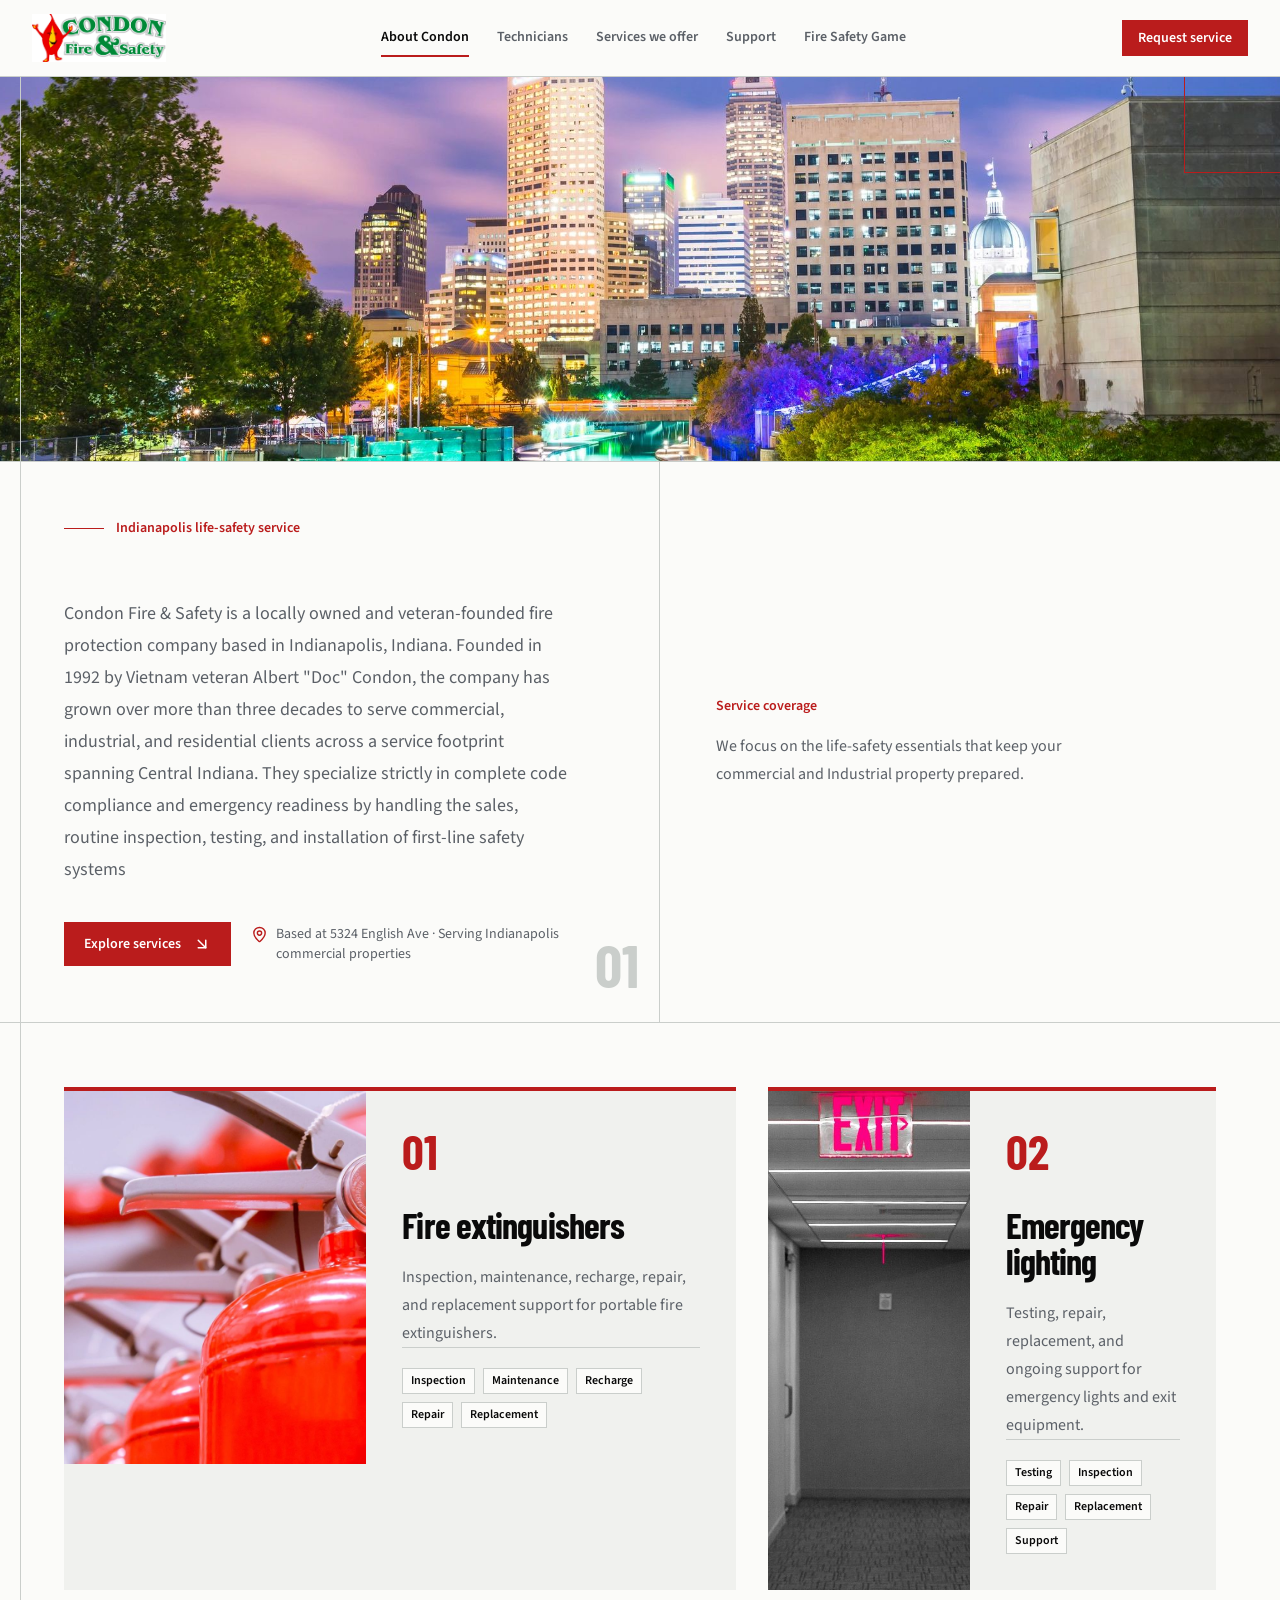
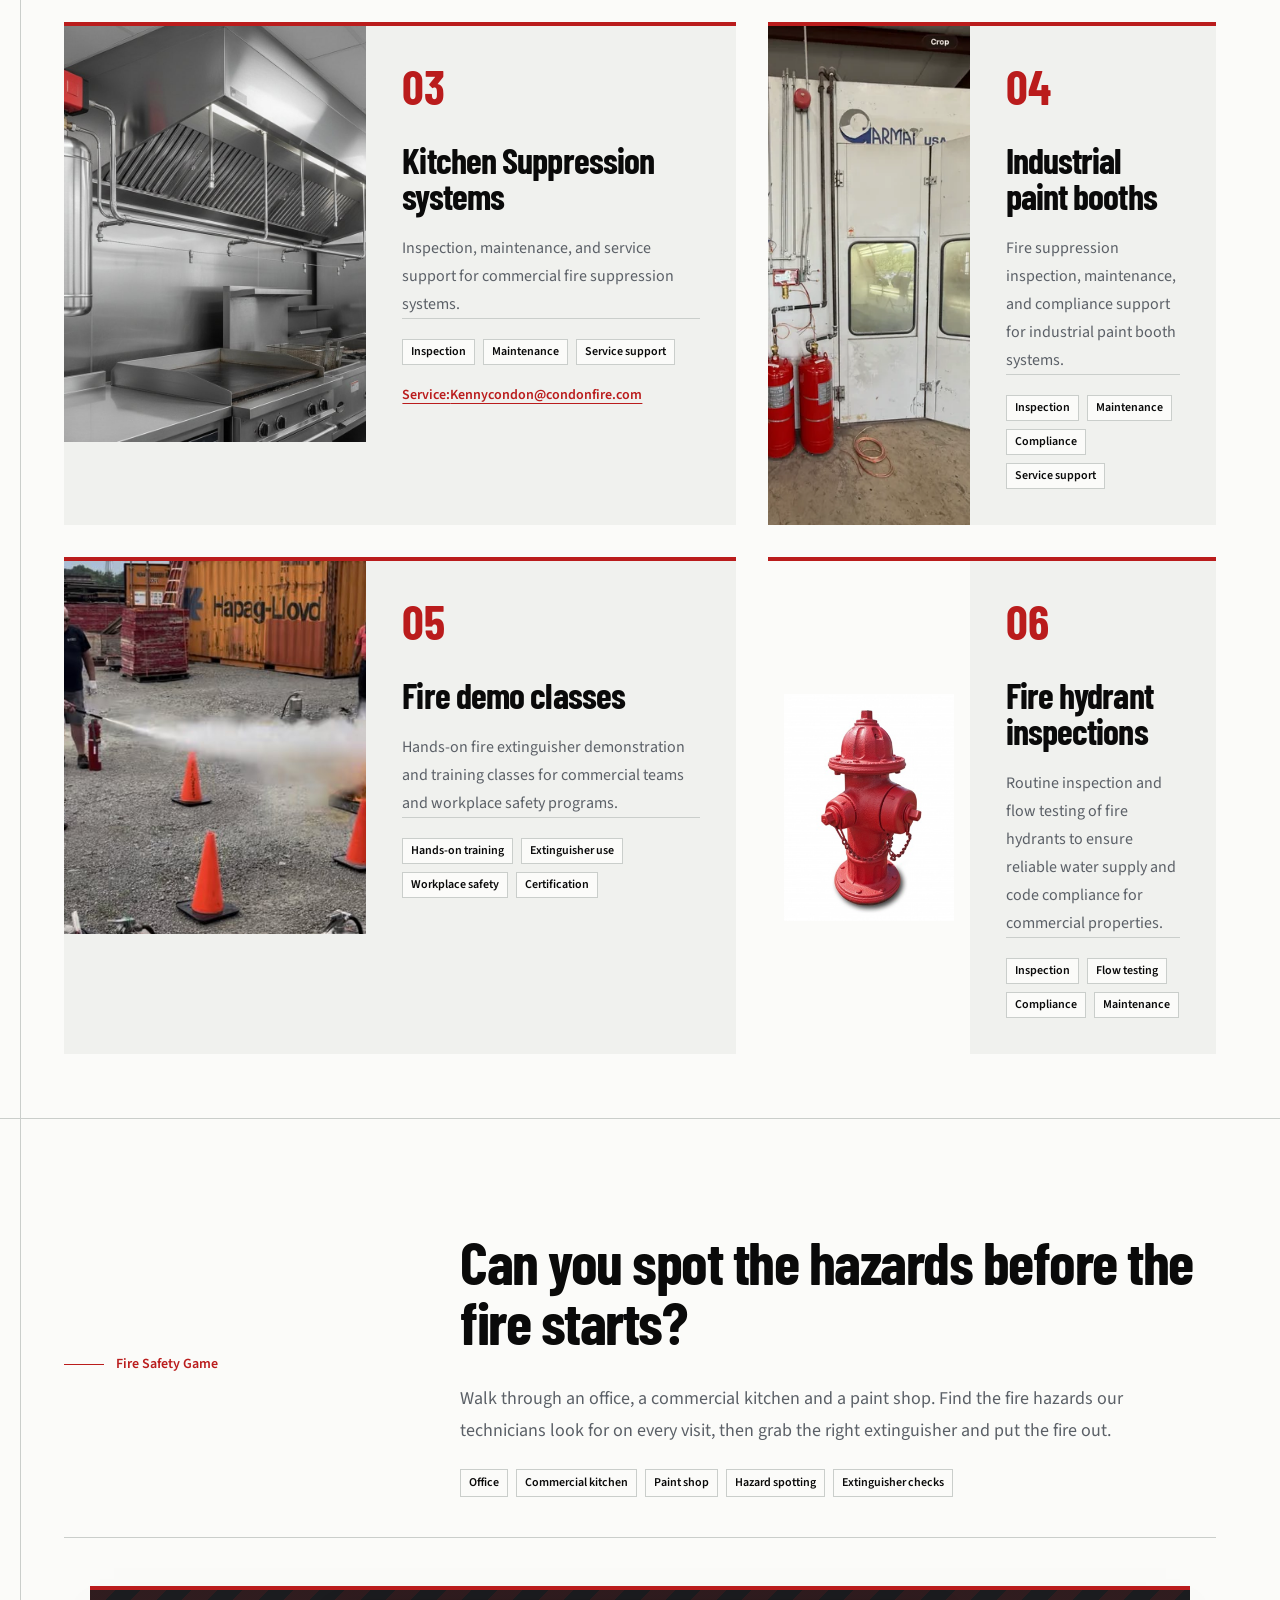
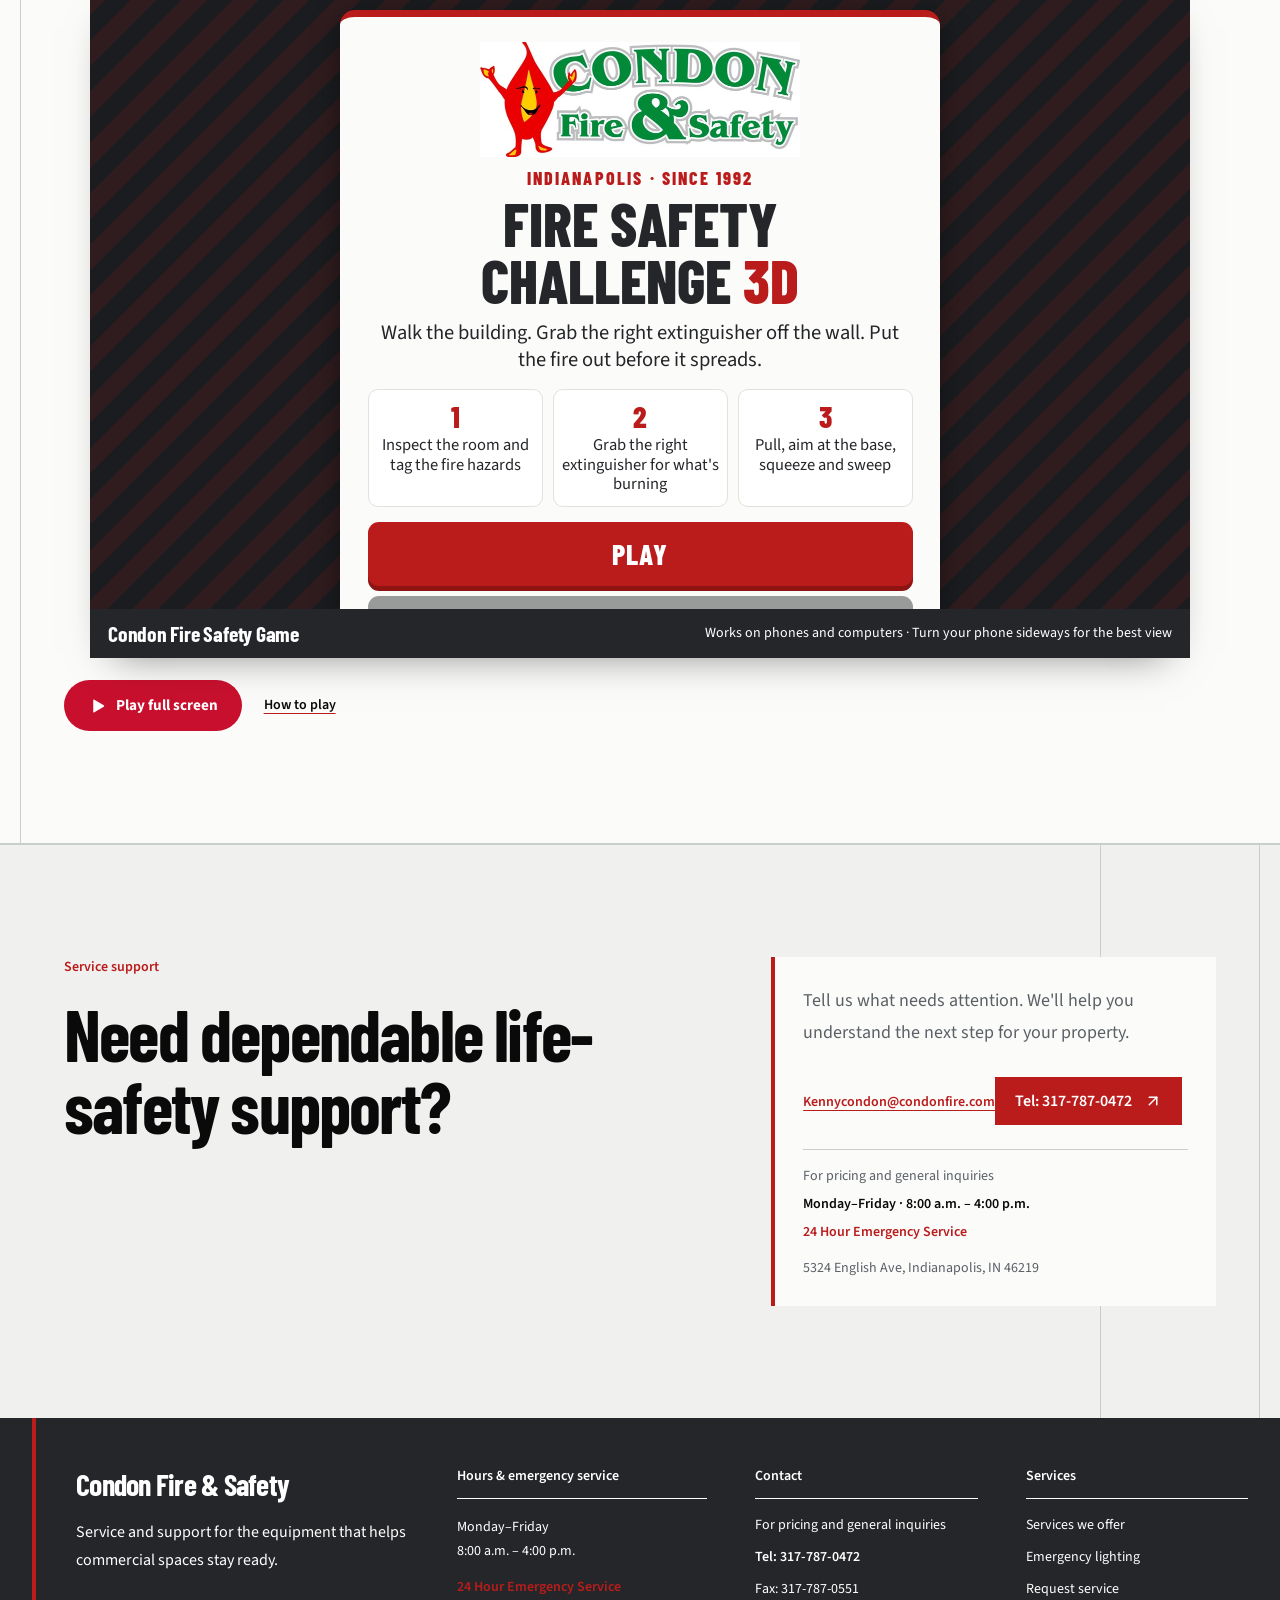
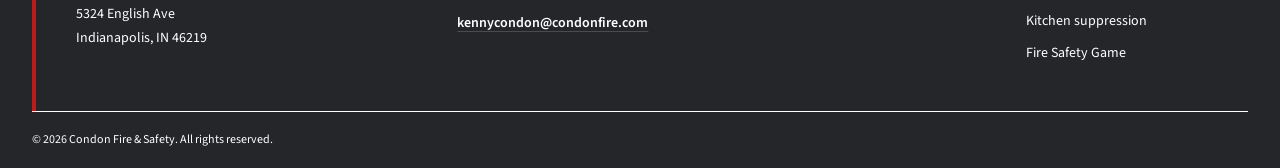
<file: site/index.html>
<!DOCTYPE html>
<html lang="en"><head>
<meta charset="UTF-8">
<meta name="viewport" content="width=device-width, initial-scale=1.0">
<title>Fire Safety Service in Indianapolis | Condon</title>
<meta name="description" content="Commercial fire extinguisher and emergency lighting service and support for Indianapolis properties.">
<meta name="robots" content="noindex">
<meta property="og:title" content="Fire Safety Service in Indianapolis | Condon">
<meta property="og:description" content="Commercial fire extinguisher and emergency lighting service and support for Indianapolis properties.">
<meta property="og:image" content="https://johnny4958.github.io/condon-fire-game/site/assets/img/home-fire-extinguisher-inspection.jpg">
<link rel="icon" href="assets/img/favicon.ico">
<link rel="preconnect" href="https://fonts.googleapis.com">
<link rel="preconnect" href="https://fonts.gstatic.com" crossorigin>
<link rel="stylesheet" href="https://fonts.googleapis.com/css2?family=Barlow+Condensed:wght@500;600;700&amp;family=Source+Sans+3:wght@400;500;600;700&amp;display=swap">
<link rel="stylesheet" href="assets/css/condon.css">
<link rel="stylesheet" href="assets/css/site.css">
</head>
<body>
<div class="min-h-screen bg-background flex flex-col"><header class="sticky top-0 z-50 border-b border-border bg-background"><div class="mx-auto max-w-7xl px-5 lg:px-8"><div class="flex min-h-[76px] items-center justify-between gap-5"><a aria-label="Condon Fire &amp; Safety home" class="min-w-0 shrink" href="index.html"><img alt="Condon Fire &amp; Safety" class="block h-auto max-h-10 w-auto max-w-full self-center object-contain md:max-h-12" height="80" src="assets/img/logo-horizontal-light.jpg" width="240"/></a><nav aria-label="Main navigation" class="hidden items-center gap-7 lg:flex"><a aria-current="page" class="border-b-2 py-2 text-sm font-semibold transition-colors duration-200 hover:border-primary hover:text-foreground border-primary text-foreground" href="index.html">About Condon</a><a class="border-b-2 py-2 text-sm font-semibold transition-colors duration-200 hover:border-primary hover:text-foreground border-transparent text-muted-foreground" href="technicians.html">Technicians</a><a class="border-b-2 py-2 text-sm font-semibold transition-colors duration-200 hover:border-primary hover:text-foreground border-transparent text-muted-foreground" href="fire-extinguishers.html">Services we offer</a><a class="border-b-2 py-2 text-sm font-semibold transition-colors duration-200 hover:border-primary hover:text-foreground border-transparent text-muted-foreground" href="request-service.html">Support</a><a class="border-b-2 py-2 text-sm font-semibold transition-colors duration-200 hover:border-primary hover:text-foreground border-transparent text-muted-foreground" href="fire-safety-game.html">Fire Safety Game</a></nav><a class="hidden bg-primary px-4 py-2 text-sm font-semibold text-primary-foreground transition-colors duration-200 hover:bg-secondary lg:inline-flex" href="request-service.html">Request service</a><button aria-controls="mobile-nav" aria-expanded="false" aria-label="Toggle navigation menu" class="border border-border p-2 text-foreground transition-colors hover:bg-muted lg:hidden" type="button"><svg class="lucide lucide-menu" fill="none" height="22" stroke="currentColor" stroke-linecap="round" stroke-linejoin="round" stroke-width="2" viewbox="0 0 24 24" width="22" xmlns="http://www.w3.org/2000/svg"><line x1="4" x2="20" y1="12" y2="12"></line><line x1="4" x2="20" y1="6" y2="6"></line><line x1="4" x2="20" y1="18" y2="18"></line></svg></button></div><nav aria-label="Mobile navigation" class="border-t border-border py-4 lg:hidden" hidden="" id="mobile-nav"><div class="flex flex-col gap-1"><a class="px-1 py-3 text-sm font-semibold hover:text-primary text-primary" href="index.html">About Condon</a><a class="px-1 py-3 text-sm font-semibold text-foreground hover:text-primary" href="technicians.html">Technicians</a><a class="px-1 py-3 text-sm font-semibold text-foreground hover:text-primary" href="fire-extinguishers.html">Services we offer</a><a class="px-1 py-3 text-sm font-semibold text-foreground hover:text-primary" href="request-service.html">Support</a><a class="px-1 py-3 text-sm font-semibold text-foreground hover:text-primary" href="fire-safety-game.html">Fire Safety Game</a><a class="mt-2 bg-primary px-4 py-3 text-center text-sm font-semibold text-primary-foreground" href="request-service.html">Request service</a></div></nav></div></header><main class="overflow-hidden"><section class="relative border-b border-border"><div class="relative"><img alt="Indianapolis skyline along the waterfront" class="h-56 w-full object-cover object-top sm:h-72 lg:h-96" fetchpriority="high" height="600" loading="eager" src="assets/img/home-hero-skyline.jpg" width="2400"/><div class="pointer-events-none absolute right-0 top-0 h-24 w-24 border-b border-l border-primary"></div></div><div class="pointer-events-none absolute bottom-0 left-5 top-0 hidden w-px bg-border lg:block"></div><div class="mx-auto grid max-w-7xl grid-cols-1 border-t border-border lg:grid-cols-[1.03fr_0.97fr]"><div class="relative flex flex-col justify-center px-5 py-14 lg:pl-16 lg:pr-14"><p class="mb-7 flex items-center gap-3 text-sm font-semibold text-primary"><span class="h-px w-10 bg-primary"></span>Indianapolis life-safety service</p><h1 class="sr-only">Condon Fire &amp; Safety — Indianapolis Fire Extinguisher &amp; Emergency Lighting Service</h1><p class="mt-8 max-w-lg text-lg leading-8 text-muted-foreground" style="white-space: pre-line;">Condon Fire &amp; Safety is a locally owned and veteran-founded fire protection company based in Indianapolis, Indiana. Founded in 1992 by Vietnam veteran Albert "Doc" Condon, the company has grown over more than three decades to serve commercial, industrial, and residential clients across a service footprint spanning Central Indiana. They specialize strictly in complete code compliance and emergency readiness by handling the sales, routine inspection, testing, and installation of first-line safety systems</p><div class="mt-9 flex flex-col items-start gap-5 sm:flex-row sm:items-center"><a class="inline-flex items-center gap-3 bg-primary px-5 py-3 text-sm font-semibold text-primary-foreground transition-colors duration-200 hover:bg-secondary" href="#services">Explore services<svg class="lucide lucide-arrow-down-right" fill="none" height="18" stroke="currentColor" stroke-linecap="round" stroke-linejoin="round" stroke-width="2" viewbox="0 0 24 24" width="18" xmlns="http://www.w3.org/2000/svg"><path d="m7 7 10 10"></path><path d="M17 7v10H7"></path></svg></a><p class="flex max-w-xs items-start gap-2 text-sm leading-5 text-muted-foreground"><svg class="lucide lucide-map-pin mt-0.5 shrink-0 text-primary" fill="none" height="17" stroke="currentColor" stroke-linecap="round" stroke-linejoin="round" stroke-width="2" viewbox="0 0 24 24" width="17" xmlns="http://www.w3.org/2000/svg"><path d="M20 10c0 4.993-5.539 10.193-7.399 11.799a1 1 0 0 1-1.202 0C9.539 20.193 4 14.993 4 10a8 8 0 0 1 16 0"></path><circle cx="12" cy="10" r="3"></circle></svg>Based at 5324 English Ave · Serving Indianapolis commercial properties</p></div><p class="absolute bottom-7 right-5 hidden font-heading text-6xl font-bold leading-none text-border lg:block">01</p></div><div class="relative flex flex-col justify-center border-t border-border px-5 py-14 lg:border-l lg:border-t-0 lg:px-14"><p class="text-sm font-semibold text-primary" style="white-space: pre-line;">Service coverage</p><p class="mt-4 max-w-sm text-base leading-7 text-muted-foreground" style="white-space: pre-line;">We focus on the life-safety essentials that keep your commercial and Industrial property prepared.</p></div></div></section><section class="relative border-b border-border" id="services"><div class="pointer-events-none absolute left-5 top-0 hidden h-full w-px bg-border lg:block"></div><div class="mx-auto max-w-7xl px-5 py-12 lg:px-16 lg:py-16"><div class="grid grid-cols-1 gap-8 lg:grid-cols-[1.2fr_0.8fr]"><article class="group border-t-4 border-primary bg-muted"><div class="grid grid-cols-1 lg:grid-cols-[0.9fr_1.1fr]"><img alt="A technician documenting a commercial fire extinguisher inspection" class="h-64 w-full object-cover lg:h-full" fetchpriority="auto" height="900" loading="lazy" src="assets/img/home-fire-extinguisher-inspection.jpg" width="1200"/><div class="flex min-h-[320px] flex-col p-7 lg:p-9"><p class="font-heading text-5xl font-bold leading-none text-primary" style="white-space: pre-line;">01</p><h3 class="mt-8 font-heading text-4xl font-bold leading-none tracking-tight" style="white-space: pre-line;">Fire extinguishers</h3><p class="mt-5 text-base leading-7 text-muted-foreground" style="white-space: pre-line;">Inspection, maintenance, recharge, repair, and replacement support for portable fire extinguishers.</p><div class="mt-auto border-t border-border pt-5"><div class="flex flex-wrap gap-2"><span class="border border-border bg-background px-2 py-1 text-xs font-semibold text-foreground" style="white-space: pre-line;">Inspection</span><span class="border border-border bg-background px-2 py-1 text-xs font-semibold text-foreground" style="white-space: pre-line;">Maintenance</span><span class="border border-border bg-background px-2 py-1 text-xs font-semibold text-foreground" style="white-space: pre-line;">Recharge</span><span class="border border-border bg-background px-2 py-1 text-xs font-semibold text-foreground" style="white-space: pre-line;">Repair</span><span class="border border-border bg-background px-2 py-1 text-xs font-semibold text-foreground" style="white-space: pre-line;">Replacement</span></div></div></div></div></article><article class="group border-t-4 border-primary bg-muted"><div class="grid grid-cols-1 lg:grid-cols-[0.9fr_1.1fr]"><img alt="An illuminated emergency exit sign in a commercial corridor" class="h-64 w-full object-cover lg:h-full" fetchpriority="auto" height="900" loading="lazy" src="assets/img/home-emergency-exit-lighting.jpg" width="1200"/><div class="flex min-h-[320px] flex-col p-7 lg:p-9"><p class="font-heading text-5xl font-bold leading-none text-primary" style="white-space: pre-line;">02</p><h3 class="mt-8 font-heading text-4xl font-bold leading-none tracking-tight" style="white-space: pre-line;">Emergency lighting</h3><p class="mt-5 text-base leading-7 text-muted-foreground" style="white-space: pre-line;">Testing, repair, replacement, and ongoing support for emergency lights and exit equipment.</p><div class="mt-auto border-t border-border pt-5"><div class="flex flex-wrap gap-2"><span class="border border-border bg-background px-2 py-1 text-xs font-semibold text-foreground" style="white-space: pre-line;">Testing</span><span class="border border-border bg-background px-2 py-1 text-xs font-semibold text-foreground" style="white-space: pre-line;">Inspection</span><span class="border border-border bg-background px-2 py-1 text-xs font-semibold text-foreground" style="white-space: pre-line;">Repair</span><span class="border border-border bg-background px-2 py-1 text-xs font-semibold text-foreground" style="white-space: pre-line;">Replacement</span><span class="border border-border bg-background px-2 py-1 text-xs font-semibold text-foreground" style="white-space: pre-line;">Support</span></div></div></div></div></article><article class="group border-t-4 border-primary bg-muted"><div class="grid grid-cols-1 lg:grid-cols-[0.9fr_1.1fr]"><img alt="Technician servicing a commercial fire suppression system" class="h-64 w-full object-cover lg:h-full" fetchpriority="auto" height="900" loading="lazy" src="assets/img/home-suppression-system-service.jpg" width="1200"/><div class="flex min-h-[320px] flex-col p-7 lg:p-9"><p class="font-heading text-5xl font-bold leading-none text-primary" style="white-space: pre-line;">03</p><h3 class="mt-8 font-heading text-4xl font-bold leading-none tracking-tight" style="white-space: pre-line;">Kitchen Suppression systems</h3><p class="mt-5 text-base leading-7 text-muted-foreground" style="white-space: pre-line;">Inspection, maintenance, and service support for commercial fire suppression systems.</p><div class="mt-auto border-t border-border pt-5"><div class="flex flex-wrap gap-2"><span class="border border-border bg-background px-2 py-1 text-xs font-semibold text-foreground" style="white-space: pre-line;">Inspection</span><span class="border border-border bg-background px-2 py-1 text-xs font-semibold text-foreground" style="white-space: pre-line;">Maintenance</span><span class="border border-border bg-background px-2 py-1 text-xs font-semibold text-foreground" style="white-space: pre-line;">Service support</span></div><a class="mt-5 inline-flex text-sm font-semibold text-primary underline decoration-primary underline-offset-4 transition-colors hover:text-secondary" href="mailto:Kennycondon@condonfire.com"><span>Service:</span><span style="white-space: pre-line;">Kennycondon@condonfire.com</span></a></div></div></div></article><article class="group border-t-4 border-primary bg-muted"><div class="grid grid-cols-1 lg:grid-cols-[0.9fr_1.1fr]"><img alt="Industrial paint booth with fire suppression safety equipment" class="h-64 w-full object-cover lg:h-full" fetchpriority="auto" height="900" loading="lazy" src="assets/img/home-industrial-paint-booth.webp" width="1200"/><div class="flex min-h-[320px] flex-col p-7 lg:p-9"><p class="font-heading text-5xl font-bold leading-none text-primary" style="white-space: pre-line;">04</p><h3 class="mt-8 font-heading text-4xl font-bold leading-none tracking-tight" style="white-space: pre-line;">Industrial paint booths</h3><p class="mt-5 text-base leading-7 text-muted-foreground" style="white-space: pre-line;">Fire suppression inspection, maintenance, and compliance support for industrial paint booth systems.</p><div class="mt-auto border-t border-border pt-5"><div class="flex flex-wrap gap-2"><span class="border border-border bg-background px-2 py-1 text-xs font-semibold text-foreground" style="white-space: pre-line;">Inspection</span><span class="border border-border bg-background px-2 py-1 text-xs font-semibold text-foreground" style="white-space: pre-line;">Maintenance</span><span class="border border-border bg-background px-2 py-1 text-xs font-semibold text-foreground" style="white-space: pre-line;">Compliance</span><span class="border border-border bg-background px-2 py-1 text-xs font-semibold text-foreground" style="white-space: pre-line;">Service support</span></div></div></div></div></article><article class="group border-t-4 border-primary bg-muted"><div class="grid grid-cols-1 lg:grid-cols-[0.9fr_1.1fr]"><img alt="Instructor leading a fire extinguisher demonstration class for a commercial team" class="h-64 w-full object-cover lg:h-full" fetchpriority="auto" height="900" loading="lazy" src="assets/img/home-fire-demo-classes.jpg" width="1200"/><div class="flex min-h-[320px] flex-col p-7 lg:p-9"><p class="font-heading text-5xl font-bold leading-none text-primary" style="white-space: pre-line;">05</p><h3 class="mt-8 font-heading text-4xl font-bold leading-none tracking-tight" style="white-space: pre-line;">Fire demo classes</h3><p class="mt-5 text-base leading-7 text-muted-foreground" style="white-space: pre-line;">Hands-on fire extinguisher demonstration and training classes for commercial teams and workplace safety programs.</p><div class="mt-auto border-t border-border pt-5"><div class="flex flex-wrap gap-2"><span class="border border-border bg-background px-2 py-1 text-xs font-semibold text-foreground" style="white-space: pre-line;">Hands-on training</span><span class="border border-border bg-background px-2 py-1 text-xs font-semibold text-foreground" style="white-space: pre-line;">Extinguisher use</span><span class="border border-border bg-background px-2 py-1 text-xs font-semibold text-foreground" style="white-space: pre-line;">Workplace safety</span><span class="border border-border bg-background px-2 py-1 text-xs font-semibold text-foreground" style="white-space: pre-line;">Certification</span></div></div></div></div></article><article class="group border-t-4 border-primary bg-muted"><div class="grid grid-cols-1 lg:grid-cols-[0.9fr_1.1fr]"><img alt="Technician inspecting a commercial fire hydrant" class="h-80 w-full object-contain bg-background p-4 lg:h-full" fetchpriority="auto" height="900" loading="lazy" src="assets/img/home-fire-hydrant-inspection.png" width="1200"/><div class="flex min-h-[320px] flex-col p-7 lg:p-9"><p class="font-heading text-5xl font-bold leading-none text-primary" style="white-space: pre-line;">06</p><h3 class="mt-8 font-heading text-4xl font-bold leading-none tracking-tight" style="white-space: pre-line;">Fire hydrant inspections</h3><p class="mt-5 text-base leading-7 text-muted-foreground" style="white-space: pre-line;">Routine inspection and flow testing of fire hydrants to ensure reliable water supply and code compliance for commercial properties.</p><div class="mt-auto border-t border-border pt-5"><div class="flex flex-wrap gap-2"><span class="border border-border bg-background px-2 py-1 text-xs font-semibold text-foreground" style="white-space: pre-line;">Inspection</span><span class="border border-border bg-background px-2 py-1 text-xs font-semibold text-foreground" style="white-space: pre-line;">Flow testing</span><span class="border border-border bg-background px-2 py-1 text-xs font-semibold text-foreground" style="white-space: pre-line;">Compliance</span><span class="border border-border bg-background px-2 py-1 text-xs font-semibold text-foreground" style="white-space: pre-line;">Maintenance</span></div></div></div></div></article></div></div></section><section class="relative border-b border-border" id="fire-safety-game"><div class="pointer-events-none absolute left-5 top-0 hidden h-full w-px bg-border lg:block"></div><div class="mx-auto max-w-7xl px-5 py-20 lg:px-16 lg:py-28"><div class="grid grid-cols-1 gap-8 border-b border-border pb-10 lg:grid-cols-[0.65fr_1.35fr]"><p class="flex items-center gap-3 text-sm font-semibold text-primary"><span class="h-px w-10 bg-primary"></span>Fire Safety Game</p><div><h2 class="max-w-3xl font-heading text-5xl font-bold leading-[0.92] tracking-tight sm:text-6xl">Can you spot the hazards before the fire starts?</h2><p class="mt-8 max-w-2xl text-lg leading-8 text-muted-foreground">Walk through an office, a commercial kitchen and a paint shop. Find the fire hazards our technicians look for on every visit, then grab the right extinguisher and put the fire out.</p><div class="cf-chips"><span>Office</span><span>Commercial kitchen</span><span>Paint shop</span><span>Hazard spotting</span><span>Extinguisher checks</span></div></div></div><div class="mt-12"><div class="cf-game"><div class="cf-game-frame"><iframe allow="fullscreen; autoplay" allowfullscreen="" loading="lazy" src="https://johnny4958.github.io/condon-fire-game/3d/" title="Condon Fire Safety Game"></iframe><div class="cf-game-bar"><strong>Condon Fire Safety Game</strong><span>Works on phones and computers · Turn your phone sideways for the best view</span></div></div></div><div class="cf-game-actions"><a class="cf-btn-red" href="https://johnny4958.github.io/condon-fire-game/3d/" rel="noopener" target="_blank"><svg fill="currentColor" height="18" stroke="none" viewbox="0 0 24 24" width="18" xmlns="http://www.w3.org/2000/svg"><path d="M7 4.5v15a1 1 0 0 0 1.5.86l12.5-7.5a1 1 0 0 0 0-1.72L8.5 3.64A1 1 0 0 0 7 4.5z"></path></svg>Play full screen</a><a class="cf-link" href="fire-safety-game.html">How to play</a></div></div></div></section><section class="relative border-t border-border bg-muted py-20 lg:py-28" id="request-service"><div class="pointer-events-none absolute right-5 top-0 hidden h-full w-40 border-l border-r border-border lg:block"></div><div class="relative mx-auto grid max-w-7xl grid-cols-1 gap-10 px-5 lg:grid-cols-[1.2fr_0.8fr] lg:px-16"><div><p class="text-sm font-semibold text-primary" style="white-space: pre-line;">Service support</p><h2 class="mt-5 max-w-2xl font-heading text-6xl font-bold leading-[0.88] tracking-tight sm:text-7xl" style="white-space: pre-line;">Need dependable life-safety support?</h2></div><div class="border-l-4 border-primary bg-background p-7"><p class="text-lg leading-8 text-muted-foreground" style="white-space: pre-line;">Tell us what needs attention. We'll help you understand the next step for your property.</p><a class="mt-5 inline-flex text-sm font-semibold text-primary underline decoration-primary underline-offset-4 transition-colors hover:text-secondary" href="mailto:Kennycondon@condonfire.com" style="white-space: pre-line;">Kennycondon@condonfire.com</a><a class="text-base mt-7 inline-flex items-center gap-3 bg-primary px-5 py-3 font-semibold text-primary-foreground transition-colors duration-200 hover:bg-secondary" href="tel:3177870472">Tel: 317-787-0472<svg class="lucide lucide-arrow-up-right" fill="none" height="18" stroke="currentColor" stroke-linecap="round" stroke-linejoin="round" stroke-width="2" viewbox="0 0 24 24" width="18" xmlns="http://www.w3.org/2000/svg"><path d="M7 7h10v10"></path><path d="M7 17 17 7"></path></svg></a><div class="mt-6 border-t border-border pt-4 text-sm text-muted-foreground"><p style="white-space: pre-line;">For pricing and general inquiries</p><p class="mt-2 font-semibold text-foreground"><span style="white-space: pre-line;">Monday–Friday</span><span> · </span><span style="white-space: pre-line;">8:00 a.m. – 4:00 p.m.</span></p><p class="mt-2 font-semibold text-primary" style="white-space: pre-line;">24 Hour Emergency Service</p><p class="mt-4" style="white-space: pre-line;">5324 English Ave, Indianapolis, IN 46219</p></div></div></div></section></main><footer class="mt-auto bg-secondary text-secondary-foreground"><div class="mx-auto max-w-7xl px-5 lg:px-8"><div class="grid grid-cols-1 gap-12 border-l-4 border-primary py-12 pl-6 md:grid-cols-[1.2fr_0.9fr_0.8fr_0.8fr] md:pl-10"><div><p class="font-heading text-3xl font-bold tracking-tight" style="white-space: pre-line;">Condon Fire &amp; Safety</p><p class="mt-4 max-w-sm text-base leading-7 text-secondary-foreground">Service and support for the equipment that helps commercial spaces stay ready.</p><address class="mt-7 not-italic text-sm leading-6 text-secondary-foreground">5324 English Ave<br/>Indianapolis, IN 46219</address></div><div><p class="border-b border-secondary-foreground pb-3 text-sm font-semibold">Hours &amp; emergency service</p><div class="mt-4 text-sm leading-6"><p style="white-space: pre-line;">Monday–Friday</p><p style="white-space: pre-line;">8:00 a.m. – 4:00 p.m.</p><p class="mt-3 font-semibold text-primary" style="white-space: pre-line;">24 Hour Emergency Service</p><a class="mt-3 inline-flex font-semibold underline decoration-primary underline-offset-4 transition-colors hover:text-primary" href="mailto:kennycondon@condonfire.com" style="white-space: pre-line;">kennycondon@condonfire.com</a></div></div><div><p class="border-b border-secondary-foreground pb-3 text-sm font-semibold">Contact</p><div class="mt-4 flex flex-col gap-3 text-sm"><p style="white-space: pre-line;">For pricing and general inquiries</p><a class="font-semibold transition-colors hover:text-primary" href="tel:3177870472" style="white-space: pre-line;">Tel: 317-787-0472</a><p style="white-space: pre-line;">Fax: 317-787-0551</p></div></div><div><p class="border-b border-secondary-foreground pb-3 text-sm font-semibold">Services</p><nav aria-label="Footer services" class="mt-4 flex flex-col gap-3 text-sm"><a class="transition-colors hover:text-primary" href="fire-extinguishers.html">Services we offer</a><a class="transition-colors hover:text-primary" href="#services">Emergency lighting</a><a class="transition-colors hover:text-primary" href="request-service.html">Request service</a><a class="transition-colors hover:text-primary" href="#services">Kitchen suppression</a><a class="transition-colors hover:text-primary" href="fire-safety-game.html">Fire Safety Game</a></nav></div></div><div class="border-t border-secondary-foreground py-5 text-xs text-secondary-foreground">© 2026 Condon Fire &amp; Safety. All rights reserved.</div></div></footer></div>
<script src="assets/js/site.js"></script>
</body></html>
</file>
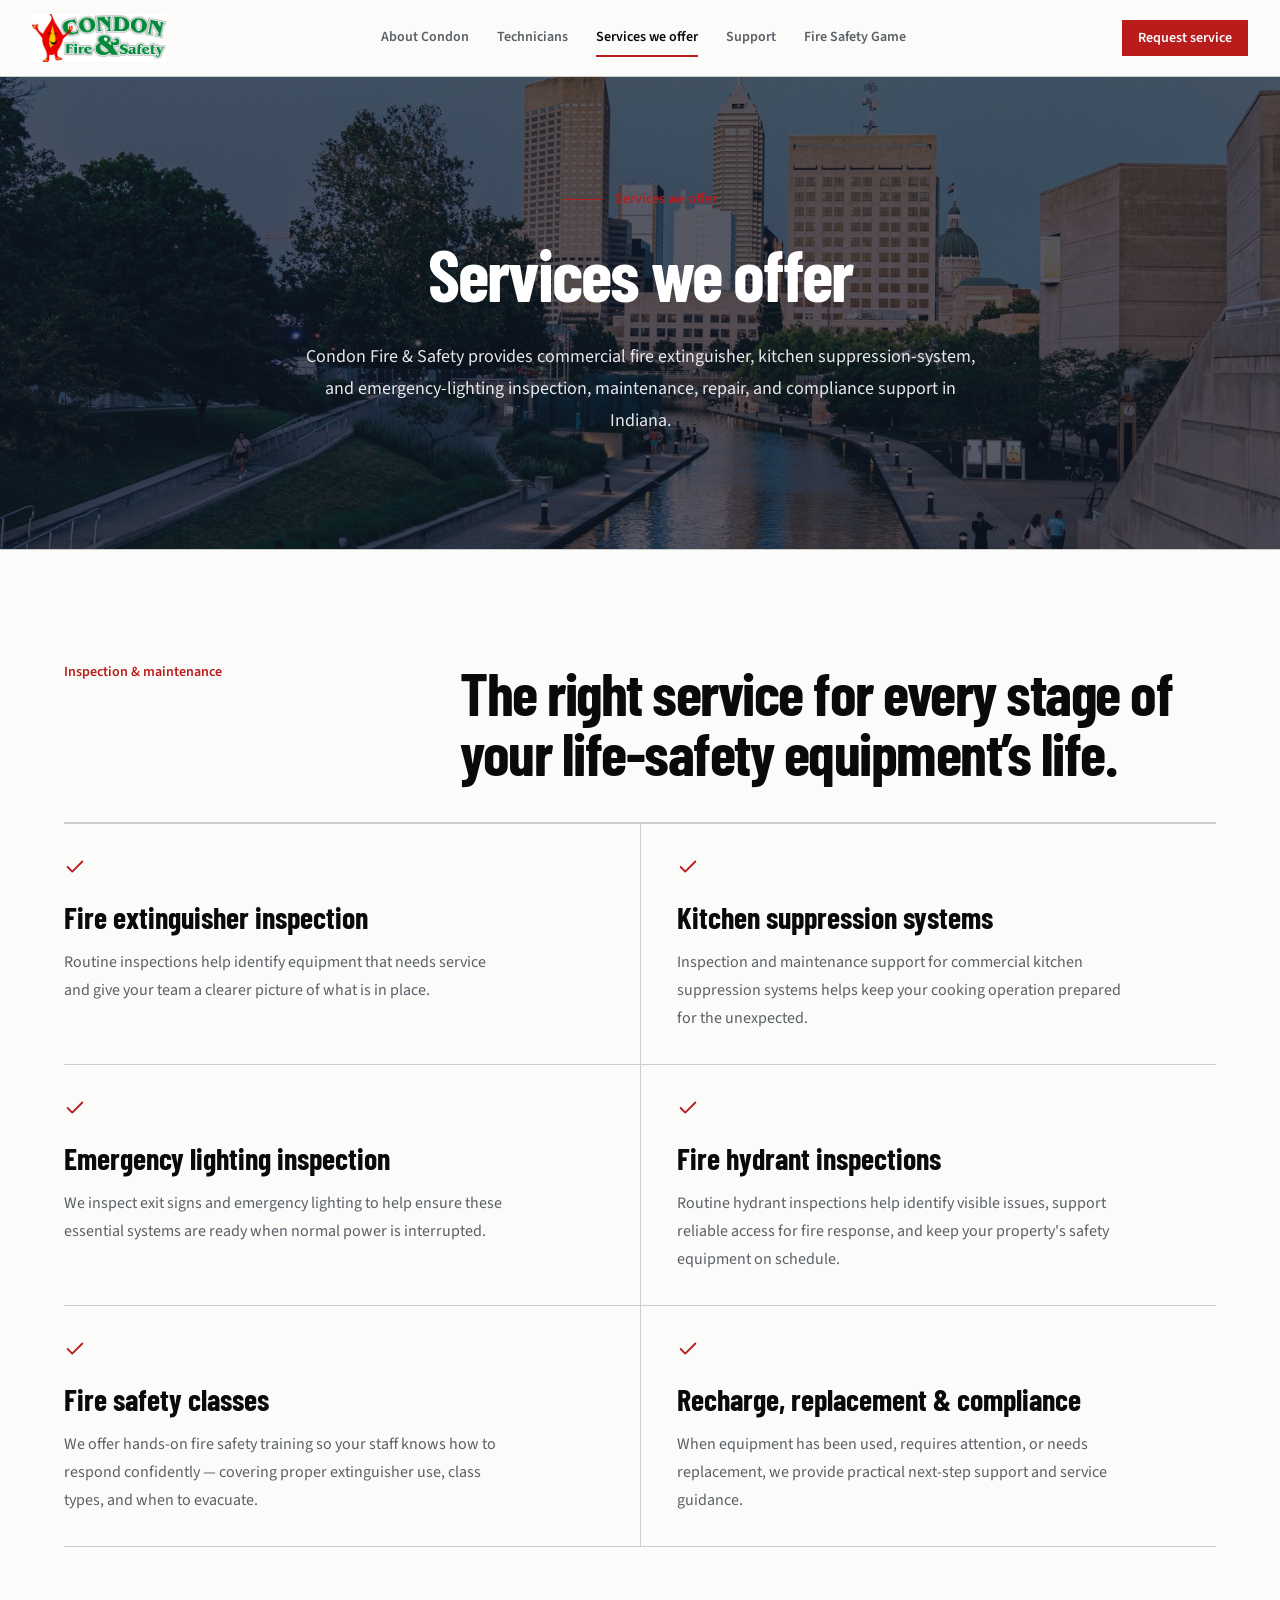
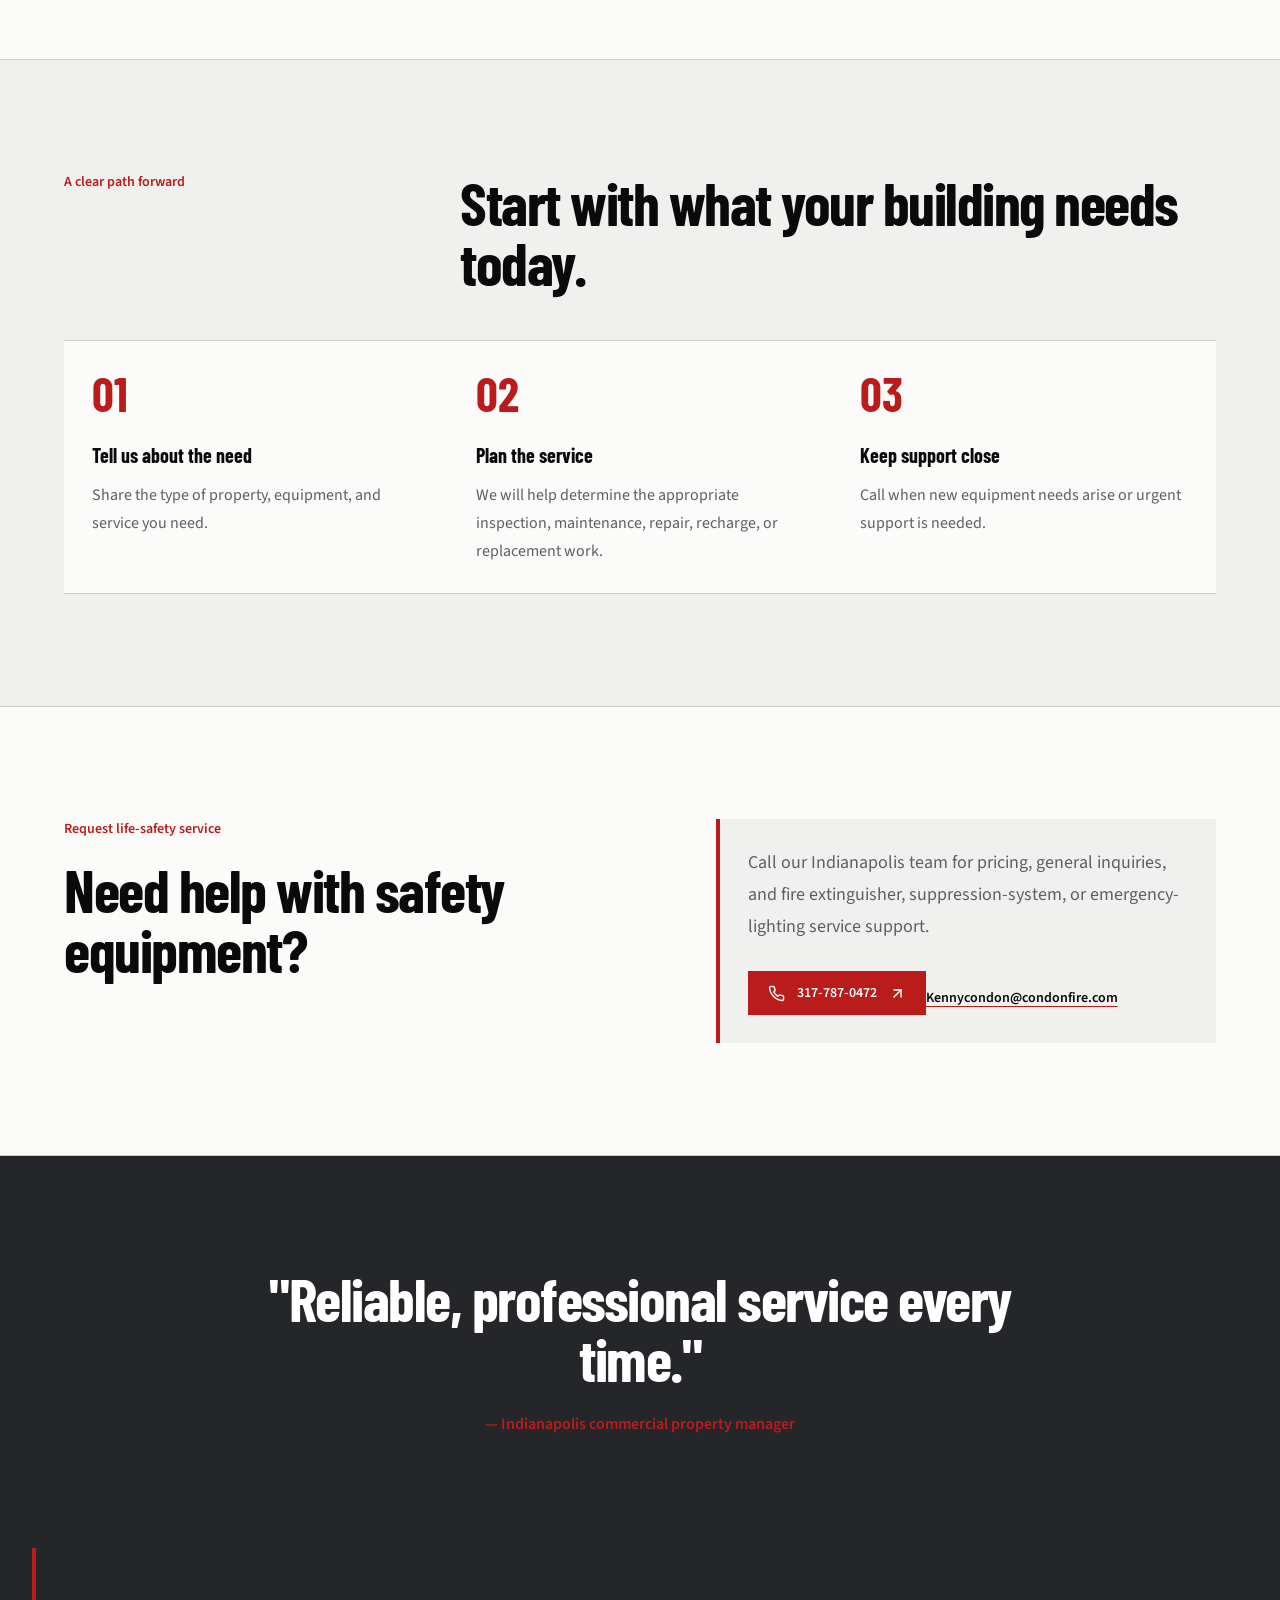
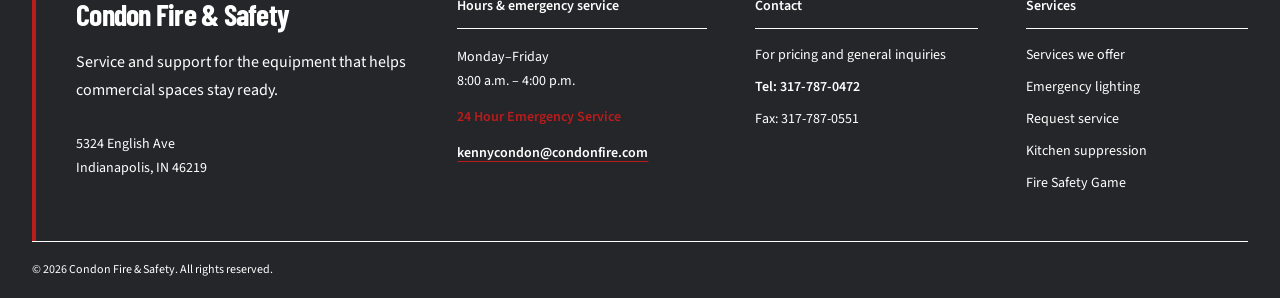
<file: site/fire-extinguishers.html>
<!DOCTYPE html>
<html lang="en"><head>
<meta charset="UTF-8">
<meta name="viewport" content="width=device-width, initial-scale=1.0">
<title>Fire Protection Services | Condon</title>
<meta name="description" content="Commercial fire extinguisher, kitchen suppression-system, and emergency-lighting inspection and maintenance services in Indianapolis.">
<meta name="robots" content="noindex">
<meta property="og:title" content="Fire Protection Services | Condon">
<meta property="og:description" content="Commercial fire extinguisher, kitchen suppression-system, and emergency-lighting inspection and maintenance services in Indianapolis.">
<meta property="og:image" content="https://johnny4958.github.io/condon-fire-game/site/assets/img/home-fire-extinguisher-inspection.jpg">
<link rel="icon" href="assets/img/favicon.ico">
<link rel="preconnect" href="https://fonts.googleapis.com">
<link rel="preconnect" href="https://fonts.gstatic.com" crossorigin>
<link rel="stylesheet" href="https://fonts.googleapis.com/css2?family=Barlow+Condensed:wght@500;600;700&amp;family=Source+Sans+3:wght@400;500;600;700&amp;display=swap">
<link rel="stylesheet" href="assets/css/condon.css">
<link rel="stylesheet" href="assets/css/site.css">
</head>
<body>
<div class="min-h-screen bg-background flex flex-col"><header class="sticky top-0 z-50 border-b border-border bg-background"><div class="mx-auto max-w-7xl px-5 lg:px-8"><div class="flex min-h-[76px] items-center justify-between gap-5"><a aria-label="Condon Fire &amp; Safety home" class="min-w-0 shrink" href="index.html"><img alt="Condon Fire &amp; Safety" class="block h-auto max-h-10 w-auto max-w-full self-center object-contain md:max-h-12" height="80" src="assets/img/logo-horizontal-light.jpg" width="240"/></a><nav aria-label="Main navigation" class="hidden items-center gap-7 lg:flex"><a class="border-b-2 py-2 text-sm font-semibold transition-colors duration-200 hover:border-primary hover:text-foreground border-transparent text-muted-foreground" href="index.html">About Condon</a><a class="border-b-2 py-2 text-sm font-semibold transition-colors duration-200 hover:border-primary hover:text-foreground border-transparent text-muted-foreground" href="technicians.html">Technicians</a><a aria-current="page" class="border-b-2 py-2 text-sm font-semibold transition-colors duration-200 hover:border-primary hover:text-foreground border-primary text-foreground" href="fire-extinguishers.html">Services we offer</a><a class="border-b-2 py-2 text-sm font-semibold transition-colors duration-200 hover:border-primary hover:text-foreground border-transparent text-muted-foreground" href="request-service.html">Support</a><a class="border-b-2 py-2 text-sm font-semibold transition-colors duration-200 hover:border-primary hover:text-foreground border-transparent text-muted-foreground" href="fire-safety-game.html">Fire Safety Game</a></nav><a class="hidden bg-primary px-4 py-2 text-sm font-semibold text-primary-foreground transition-colors duration-200 hover:bg-secondary lg:inline-flex" href="request-service.html">Request service</a><button aria-controls="mobile-nav" aria-expanded="false" aria-label="Toggle navigation menu" class="border border-border p-2 text-foreground transition-colors hover:bg-muted lg:hidden" type="button"><svg class="lucide lucide-menu" fill="none" height="22" stroke="currentColor" stroke-linecap="round" stroke-linejoin="round" stroke-width="2" viewbox="0 0 24 24" width="22" xmlns="http://www.w3.org/2000/svg"><line x1="4" x2="20" y1="12" y2="12"></line><line x1="4" x2="20" y1="6" y2="6"></line><line x1="4" x2="20" y1="18" y2="18"></line></svg></button></div><nav aria-label="Mobile navigation" class="border-t border-border py-4 lg:hidden" hidden="" id="mobile-nav"><div class="flex flex-col gap-1"><a class="px-1 py-3 text-sm font-semibold text-foreground hover:text-primary" href="index.html">About Condon</a><a class="px-1 py-3 text-sm font-semibold text-foreground hover:text-primary" href="technicians.html">Technicians</a><a class="px-1 py-3 text-sm font-semibold hover:text-primary text-primary" href="fire-extinguishers.html">Services we offer</a><a class="px-1 py-3 text-sm font-semibold text-foreground hover:text-primary" href="request-service.html">Support</a><a class="px-1 py-3 text-sm font-semibold text-foreground hover:text-primary" href="fire-safety-game.html">Fire Safety Game</a><a class="mt-2 bg-primary px-4 py-3 text-center text-sm font-semibold text-primary-foreground" href="request-service.html">Request service</a></div></nav></div></header><main><section class="relative border-b border-border"><img alt="Monument Circle, Indianapolis" class="absolute inset-0 h-full w-full object-cover" fetchpriority="high" height="600" loading="eager" src="assets/img/fire-extinguishers-hero-bg.jpg" width="1920"/><div class="absolute inset-0 bg-gray-900/70 pointer-events-none"></div><div class="relative mx-auto max-w-7xl px-5 lg:px-16"><div class="flex flex-col items-center py-20 text-center lg:py-28"><p class="flex items-center gap-3 text-sm font-semibold text-primary"><span class="h-px w-10 bg-primary"></span>Services we offer</p><h1 class="mt-7 max-w-3xl font-heading text-6xl font-bold leading-[0.88] tracking-tight sm:text-7xl text-white" style="white-space: pre-line;">Services we offer</h1><p class="mt-8 max-w-2xl text-lg leading-8 text-gray-200" style="white-space: pre-line;">Condon Fire &amp; Safety provides commercial fire extinguisher, kitchen suppression-system, and emergency-lighting inspection, maintenance, repair, and compliance support in Indiana.</p></div></div></section><section class="py-20 lg:py-28"><div class="mx-auto max-w-7xl px-5 lg:px-16"><div class="grid grid-cols-1 gap-8 border-b border-border pb-10 lg:grid-cols-[0.65fr_1.35fr]"><p class="text-sm font-semibold text-primary" style="white-space: pre-line;">Inspection &amp; maintenance</p><h2 class="max-w-3xl font-heading text-5xl font-bold leading-[0.92] tracking-tight sm:text-6xl" style="white-space: pre-line;">The right service for every stage of your life-safety equipment’s life.</h2></div><div class="grid grid-cols-1 border-b border-border md:grid-cols-2"><article class="border-t border-border py-8 md:px-9 md:odd:pl-0 md:even:border-l"><svg class="lucide lucide-check text-primary" fill="none" height="22" stroke="currentColor" stroke-linecap="round" stroke-linejoin="round" stroke-width="2" viewbox="0 0 24 24" width="22" xmlns="http://www.w3.org/2000/svg"><path d="M20 6 9 17l-5-5"></path></svg><h3 class="mt-6 font-heading text-3xl font-bold leading-none" style="white-space: pre-line;">Fire extinguisher inspection</h3><p class="mt-4 max-w-md leading-7 text-muted-foreground" style="white-space: pre-line;">Routine inspections help identify equipment that needs service and give your team a clearer picture of what is in place.</p></article><article class="border-t border-border py-8 md:px-9 md:odd:pl-0 md:even:border-l"><svg class="lucide lucide-check text-primary" fill="none" height="22" stroke="currentColor" stroke-linecap="round" stroke-linejoin="round" stroke-width="2" viewbox="0 0 24 24" width="22" xmlns="http://www.w3.org/2000/svg"><path d="M20 6 9 17l-5-5"></path></svg><h3 class="mt-6 font-heading text-3xl font-bold leading-none" style="white-space: pre-line;">Kitchen suppression systems</h3><p class="mt-4 max-w-md leading-7 text-muted-foreground" style="white-space: pre-line;">Inspection and maintenance support for commercial kitchen suppression systems helps keep your cooking operation prepared for the unexpected.</p></article><article class="border-t border-border py-8 md:px-9 md:odd:pl-0 md:even:border-l"><svg class="lucide lucide-check text-primary" fill="none" height="22" stroke="currentColor" stroke-linecap="round" stroke-linejoin="round" stroke-width="2" viewbox="0 0 24 24" width="22" xmlns="http://www.w3.org/2000/svg"><path d="M20 6 9 17l-5-5"></path></svg><h3 class="mt-6 font-heading text-3xl font-bold leading-none" style="white-space: pre-line;">Emergency lighting inspection</h3><p class="mt-4 max-w-md leading-7 text-muted-foreground" style="white-space: pre-line;">We inspect exit signs and emergency lighting to help ensure these essential systems are ready when normal power is interrupted.</p></article><article class="border-t border-border py-8 md:px-9 md:odd:pl-0 md:even:border-l"><svg class="lucide lucide-check text-primary" fill="none" height="22" stroke="currentColor" stroke-linecap="round" stroke-linejoin="round" stroke-width="2" viewbox="0 0 24 24" width="22" xmlns="http://www.w3.org/2000/svg"><path d="M20 6 9 17l-5-5"></path></svg><h3 class="mt-6 font-heading text-3xl font-bold leading-none" style="white-space: pre-line;">Fire hydrant inspections</h3><p class="mt-4 max-w-md leading-7 text-muted-foreground" style="white-space: pre-line;">Routine hydrant inspections help identify visible issues, support reliable access for fire response, and keep your property's safety equipment on schedule.</p></article><article class="border-t border-border py-8 md:px-9 md:odd:pl-0 md:even:border-l"><svg class="lucide lucide-check text-primary" fill="none" height="22" stroke="currentColor" stroke-linecap="round" stroke-linejoin="round" stroke-width="2" viewbox="0 0 24 24" width="22" xmlns="http://www.w3.org/2000/svg"><path d="M20 6 9 17l-5-5"></path></svg><h3 class="mt-6 font-heading text-3xl font-bold leading-none" style="white-space: pre-line;">Fire safety classes</h3><p class="mt-4 max-w-md leading-7 text-muted-foreground" style="white-space: pre-line;">We offer hands-on fire safety training so your staff knows how to respond confidently — covering proper extinguisher use, class types, and when to evacuate.</p></article><article class="border-t border-border py-8 md:px-9 md:odd:pl-0 md:even:border-l"><svg class="lucide lucide-check text-primary" fill="none" height="22" stroke="currentColor" stroke-linecap="round" stroke-linejoin="round" stroke-width="2" viewbox="0 0 24 24" width="22" xmlns="http://www.w3.org/2000/svg"><path d="M20 6 9 17l-5-5"></path></svg><h3 class="mt-6 font-heading text-3xl font-bold leading-none" style="white-space: pre-line;">Recharge, replacement &amp; compliance</h3><p class="mt-4 max-w-md leading-7 text-muted-foreground" style="white-space: pre-line;">When equipment has been used, requires attention, or needs replacement, we provide practical next-step support and service guidance.</p></article></div></div></section><section class="border-y border-border bg-muted py-20 lg:py-28"><div class="mx-auto max-w-7xl px-5 lg:px-16"><div class="grid grid-cols-1 gap-8 lg:grid-cols-[0.65fr_1.35fr]"><p class="text-sm font-semibold text-primary" style="white-space: pre-line;">A clear path forward</p><h2 class="max-w-3xl font-heading text-5xl font-bold leading-[0.92] tracking-tight sm:text-6xl" style="white-space: pre-line;">Start with what your building needs today.</h2></div><div class="mt-12 grid grid-cols-1 border-y border-border bg-background md:grid-cols-3"><article class="border-b border-border p-7 last:border-b-0 md:border-b-0 md:not(:last-child):border-r"><p class="font-heading text-5xl font-bold text-primary" style="white-space: pre-line;">01</p><h3 class="mt-6 text-xl font-bold" style="white-space: pre-line;">Tell us about the need</h3><p class="mt-3 leading-7 text-muted-foreground" style="white-space: pre-line;">Share the type of property, equipment, and service you need.</p></article><article class="border-b border-border p-7 last:border-b-0 md:border-b-0 md:not(:last-child):border-r"><p class="font-heading text-5xl font-bold text-primary" style="white-space: pre-line;">02</p><h3 class="mt-6 text-xl font-bold" style="white-space: pre-line;">Plan the service</h3><p class="mt-3 leading-7 text-muted-foreground" style="white-space: pre-line;">We will help determine the appropriate inspection, maintenance, repair, recharge, or replacement work.</p></article><article class="border-b border-border p-7 last:border-b-0 md:border-b-0 md:not(:last-child):border-r"><p class="font-heading text-5xl font-bold text-primary" style="white-space: pre-line;">03</p><h3 class="mt-6 text-xl font-bold" style="white-space: pre-line;">Keep support close</h3><p class="mt-3 leading-7 text-muted-foreground" style="white-space: pre-line;">Call when new equipment needs arise or urgent support is needed.</p></article></div></div></section><section class="py-20 lg:py-28"><div class="mx-auto grid max-w-7xl grid-cols-1 gap-10 px-5 lg:grid-cols-[1.1fr_0.9fr] lg:px-16"><div><p class="text-sm font-semibold text-primary" style="white-space: pre-line;">Request life-safety service</p><h2 class="mt-5 max-w-2xl font-heading text-5xl font-bold leading-[0.92] tracking-tight sm:text-6xl" style="white-space: pre-line;">Need help with safety equipment?</h2></div><div class="border-l-4 border-primary bg-muted p-7"><p class="text-lg leading-8 text-muted-foreground" style="white-space: pre-line;">Call our Indianapolis team for pricing, general inquiries, and fire extinguisher, suppression-system, or emergency-lighting service support.</p><a class="mt-7 inline-flex items-center gap-3 bg-primary px-5 py-3 text-sm font-semibold text-primary-foreground transition-colors hover:bg-secondary" href="tel:3177870472"><svg class="lucide lucide-phone" fill="none" height="17" stroke="currentColor" stroke-linecap="round" stroke-linejoin="round" stroke-width="2" viewbox="0 0 24 24" width="17" xmlns="http://www.w3.org/2000/svg"><path d="M22 16.92v3a2 2 0 0 1-2.18 2 19.79 19.79 0 0 1-8.63-3.07 19.5 19.5 0 0 1-6-6 19.79 19.79 0 0 1-3.07-8.67A2 2 0 0 1 4.11 2h3a2 2 0 0 1 2 1.72 12.84 12.84 0 0 0 .7 2.81 2 2 0 0 1-.45 2.11L8.09 9.91a16 16 0 0 0 6 6l1.27-1.27a2 2 0 0 1 2.11-.45 12.84 12.84 0 0 0 2.81.7A2 2 0 0 1 22 16.92z"></path></svg>317-787-0472<svg class="lucide lucide-arrow-up-right" fill="none" height="17" stroke="currentColor" stroke-linecap="round" stroke-linejoin="round" stroke-width="2" viewbox="0 0 24 24" width="17" xmlns="http://www.w3.org/2000/svg"><path d="M7 7h10v10"></path><path d="M7 17 17 7"></path></svg></a><a class="mt-4 inline-flex items-center gap-2 text-sm font-semibold text-foreground underline decoration-primary underline-offset-4 transition-colors hover:text-primary" href="mailto:Kennycondon@condonfire.com">Kennycondon@condonfire.com</a></div></div></section><section class="border-t border-border bg-secondary py-20 lg:py-28" id="quote"><div class="mx-auto max-w-4xl px-5 lg:px-16 text-center"><p class="font-heading text-5xl font-bold leading-tight tracking-tight text-secondary-foreground sm:text-6xl">"Reliable, professional service every time."</p><p class="mt-6 text-base font-semibold text-primary">— <span style="white-space: pre-line;">Indianapolis commercial property manager</span></p></div></section></main><footer class="mt-auto bg-secondary text-secondary-foreground"><div class="mx-auto max-w-7xl px-5 lg:px-8"><div class="grid grid-cols-1 gap-12 border-l-4 border-primary py-12 pl-6 md:grid-cols-[1.2fr_0.9fr_0.8fr_0.8fr] md:pl-10"><div><p class="font-heading text-3xl font-bold tracking-tight" style="white-space: pre-line;">Condon Fire &amp; Safety</p><p class="mt-4 max-w-sm text-base leading-7 text-secondary-foreground">Service and support for the equipment that helps commercial spaces stay ready.</p><address class="mt-7 not-italic text-sm leading-6 text-secondary-foreground">5324 English Ave<br/>Indianapolis, IN 46219</address></div><div><p class="border-b border-secondary-foreground pb-3 text-sm font-semibold">Hours &amp; emergency service</p><div class="mt-4 text-sm leading-6"><p style="white-space: pre-line;">Monday–Friday</p><p style="white-space: pre-line;">8:00 a.m. – 4:00 p.m.</p><p class="mt-3 font-semibold text-primary" style="white-space: pre-line;">24 Hour Emergency Service</p><a class="mt-3 inline-flex font-semibold underline decoration-primary underline-offset-4 transition-colors hover:text-primary" href="mailto:kennycondon@condonfire.com" style="white-space: pre-line;">kennycondon@condonfire.com</a></div></div><div><p class="border-b border-secondary-foreground pb-3 text-sm font-semibold">Contact</p><div class="mt-4 flex flex-col gap-3 text-sm"><p style="white-space: pre-line;">For pricing and general inquiries</p><a class="font-semibold transition-colors hover:text-primary" href="tel:3177870472" style="white-space: pre-line;">Tel: 317-787-0472</a><p style="white-space: pre-line;">Fax: 317-787-0551</p></div></div><div><p class="border-b border-secondary-foreground pb-3 text-sm font-semibold">Services</p><nav aria-label="Footer services" class="mt-4 flex flex-col gap-3 text-sm"><a class="transition-colors hover:text-primary" href="fire-extinguishers.html">Services we offer</a><a class="transition-colors hover:text-primary" href="#services">Emergency lighting</a><a class="transition-colors hover:text-primary" href="request-service.html">Request service</a><a class="transition-colors hover:text-primary" href="index.html#services">Kitchen suppression</a><a class="transition-colors hover:text-primary" href="fire-safety-game.html">Fire Safety Game</a></nav></div></div><div class="border-t border-secondary-foreground py-5 text-xs text-secondary-foreground">© 2026 Condon Fire &amp; Safety. All rights reserved.</div></div></footer></div>
<script src="assets/js/site.js"></script>
</body></html>
</file>
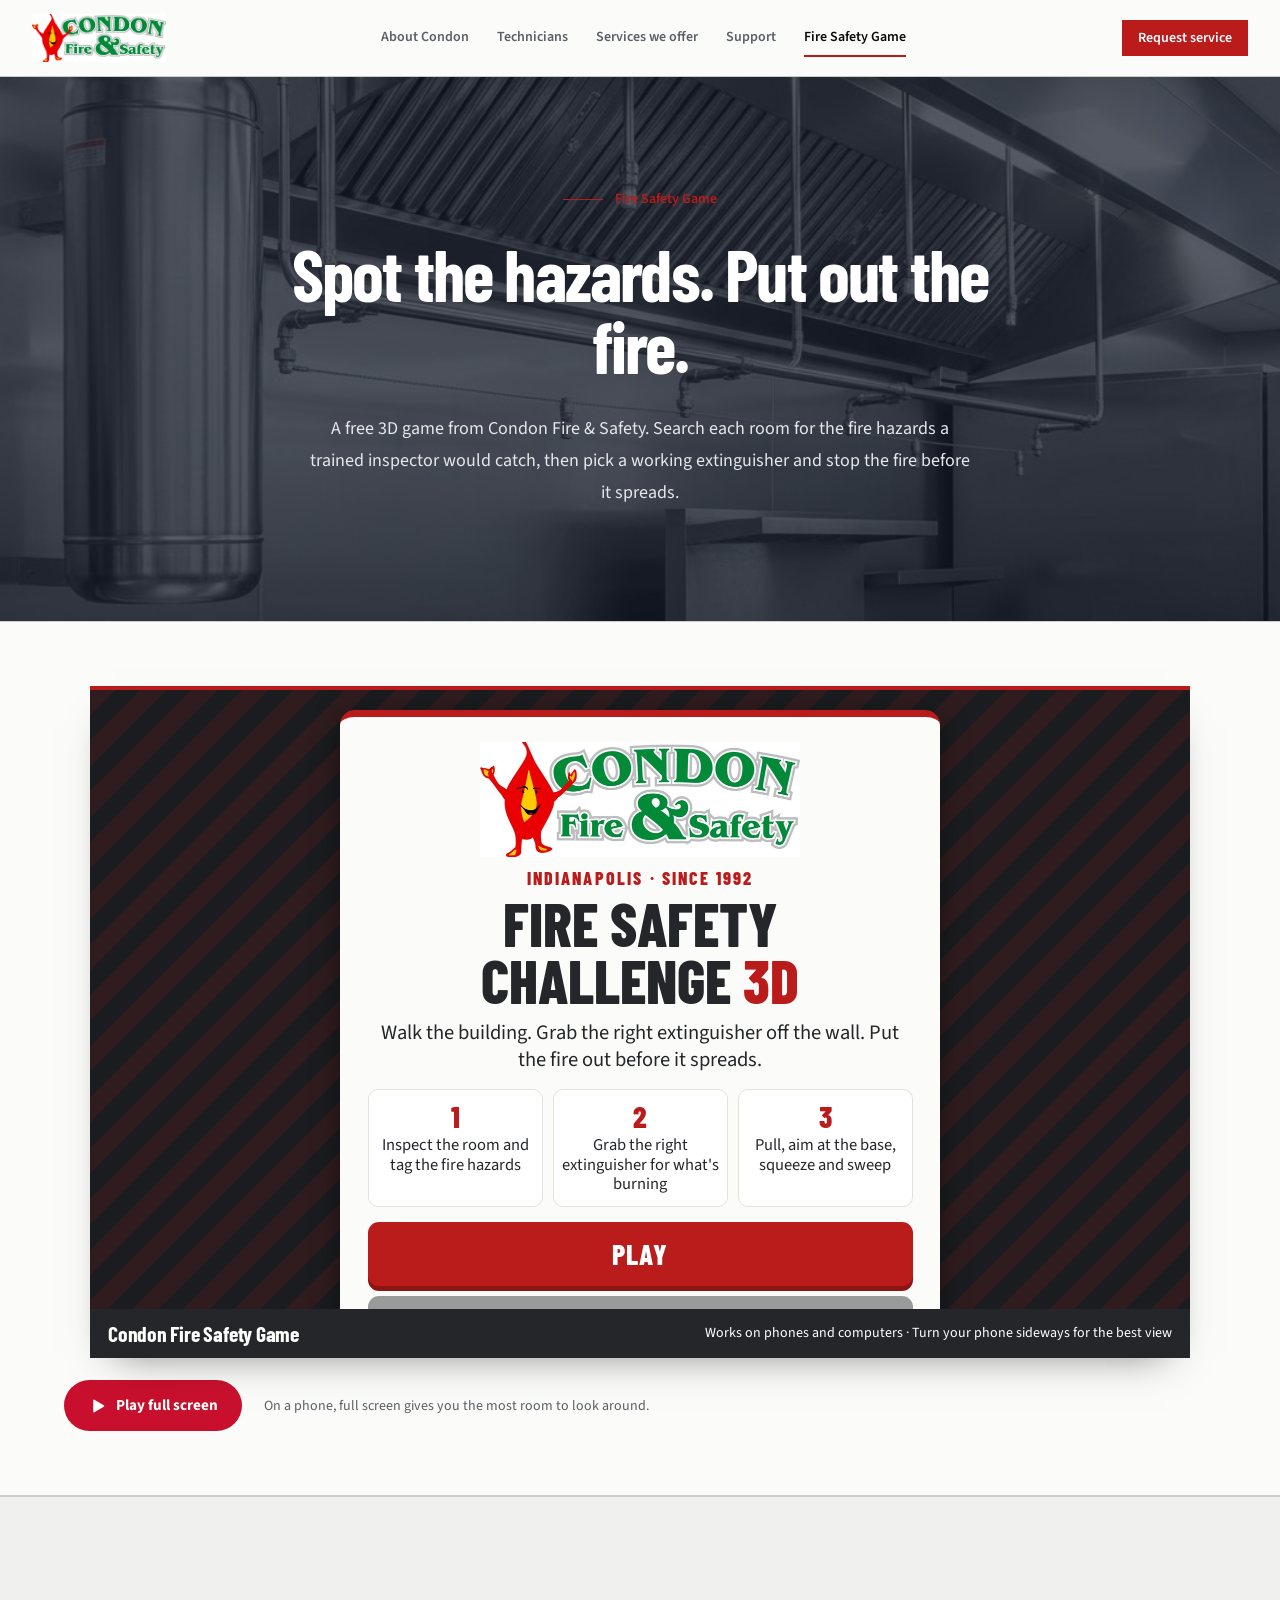
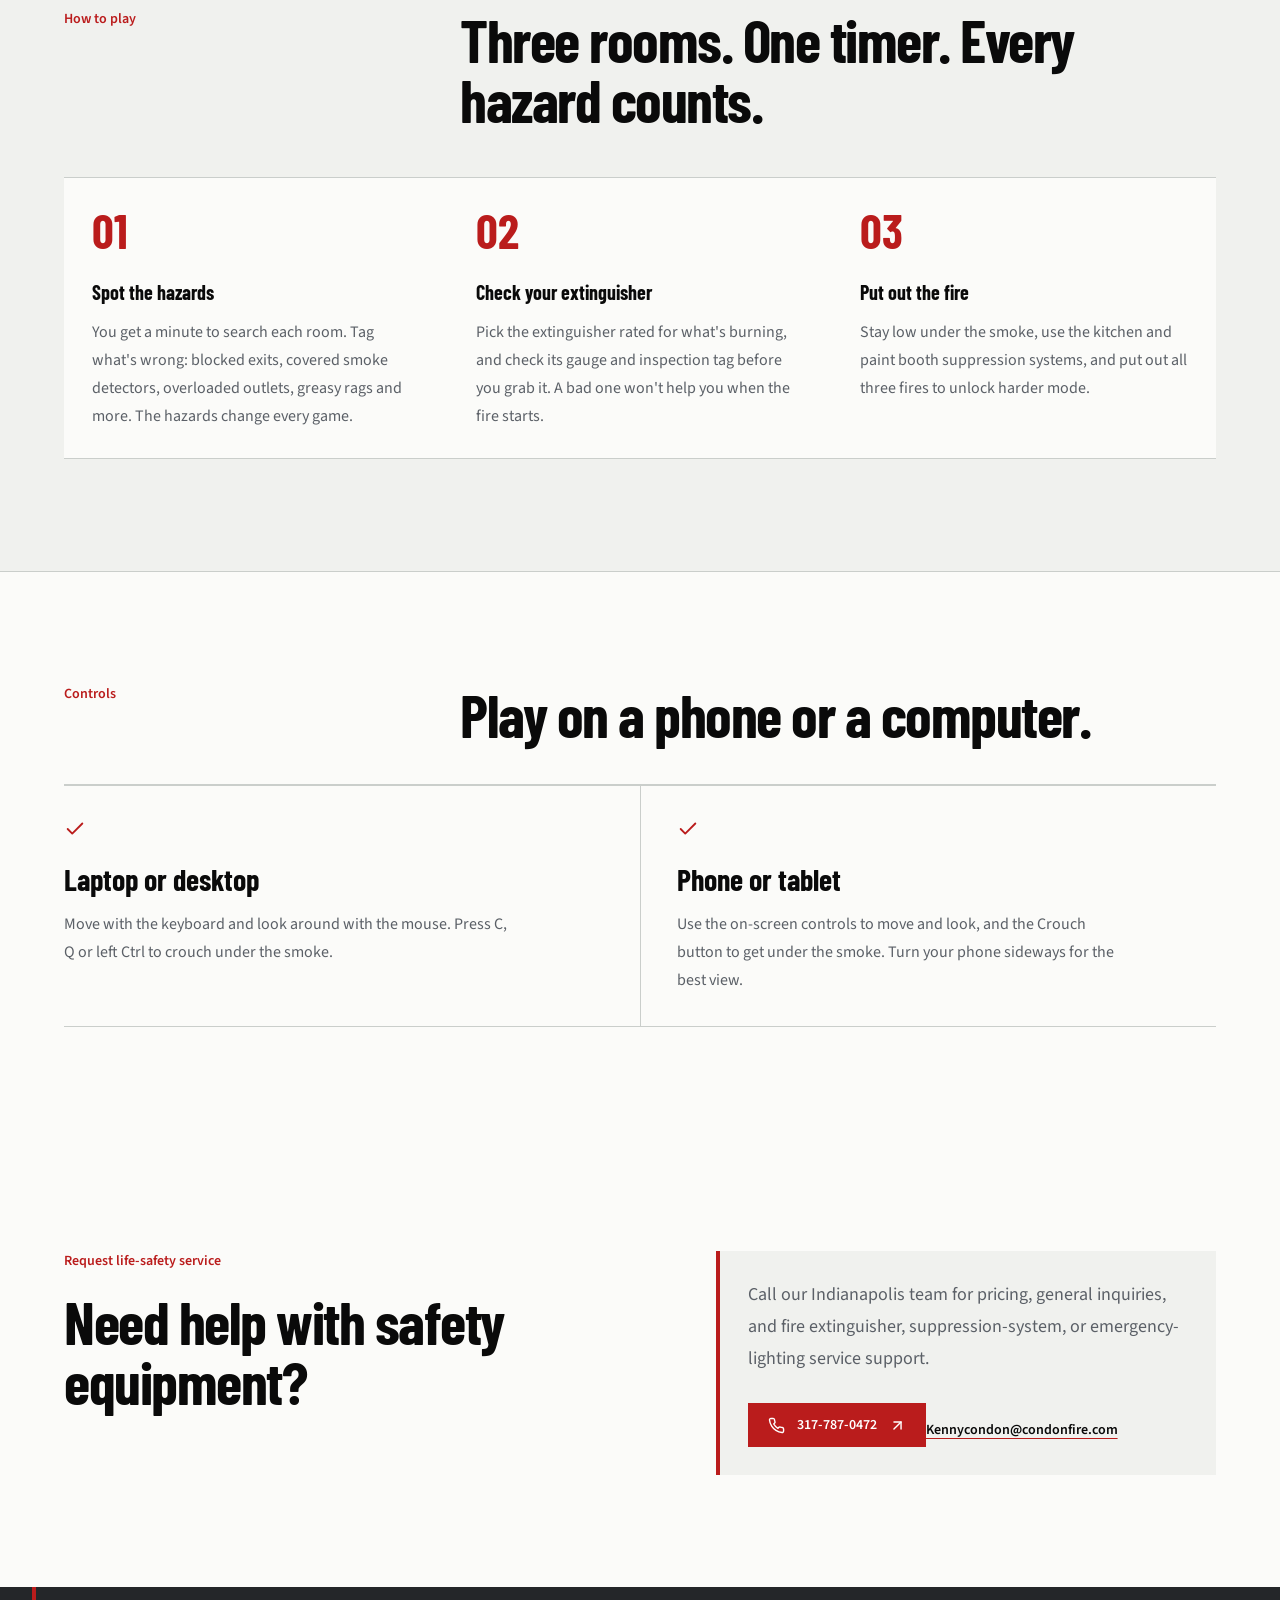
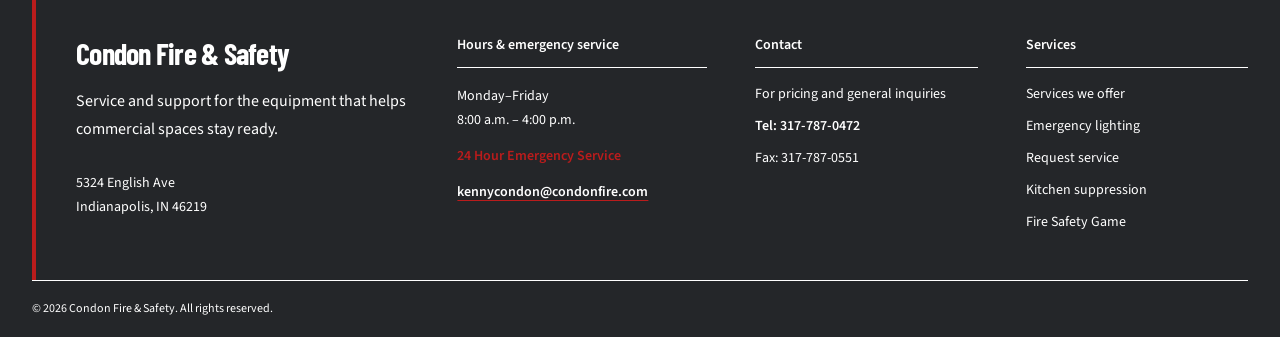
<file: site/fire-safety-game.html>
<!DOCTYPE html>
<html lang="en"><head>
<meta charset="UTF-8">
<meta name="viewport" content="width=device-width, initial-scale=1.0">
<title>Fire Safety Game | Condon</title>
<meta name="description" content="Spot the fire hazards, check the extinguisher and put out the fire in a free 3D game from Condon Fire & Safety.">
<meta name="robots" content="noindex">
<meta property="og:title" content="Fire Safety Game | Condon">
<meta property="og:description" content="Spot the fire hazards, check the extinguisher and put out the fire in a free 3D game from Condon Fire & Safety.">
<meta property="og:image" content="https://johnny4958.github.io/condon-fire-game/site/assets/img/home-fire-extinguisher-inspection.jpg">
<link rel="icon" href="assets/img/favicon.ico">
<link rel="preconnect" href="https://fonts.googleapis.com">
<link rel="preconnect" href="https://fonts.gstatic.com" crossorigin>
<link rel="stylesheet" href="https://fonts.googleapis.com/css2?family=Barlow+Condensed:wght@500;600;700&amp;family=Source+Sans+3:wght@400;500;600;700&amp;display=swap">
<link rel="stylesheet" href="assets/css/condon.css">
<link rel="stylesheet" href="assets/css/site.css">
</head>
<body>
<div class="min-h-screen bg-background flex flex-col"><header class="sticky top-0 z-50 border-b border-border bg-background"><div class="mx-auto max-w-7xl px-5 lg:px-8"><div class="flex min-h-[76px] items-center justify-between gap-5"><a aria-label="Condon Fire &amp; Safety home" class="min-w-0 shrink" href="index.html"><img alt="Condon Fire &amp; Safety" class="block h-auto max-h-10 w-auto max-w-full self-center object-contain md:max-h-12" height="80" src="assets/img/logo-horizontal-light.jpg" width="240"/></a><nav aria-label="Main navigation" class="hidden items-center gap-7 lg:flex"><a class="border-b-2 py-2 text-sm font-semibold transition-colors duration-200 hover:border-primary hover:text-foreground border-transparent text-muted-foreground" href="index.html">About Condon</a><a class="border-b-2 py-2 text-sm font-semibold transition-colors duration-200 hover:border-primary hover:text-foreground border-transparent text-muted-foreground" href="technicians.html">Technicians</a><a class="border-b-2 py-2 text-sm font-semibold transition-colors duration-200 hover:border-primary hover:text-foreground border-transparent text-muted-foreground" href="fire-extinguishers.html">Services we offer</a><a class="border-b-2 py-2 text-sm font-semibold transition-colors duration-200 hover:border-primary hover:text-foreground border-transparent text-muted-foreground" href="request-service.html">Support</a><a aria-current="page" class="border-b-2 py-2 text-sm font-semibold transition-colors duration-200 hover:border-primary hover:text-foreground border-primary text-foreground" href="fire-safety-game.html">Fire Safety Game</a></nav><a class="hidden bg-primary px-4 py-2 text-sm font-semibold text-primary-foreground transition-colors duration-200 hover:bg-secondary lg:inline-flex" href="request-service.html">Request service</a><button aria-controls="mobile-nav" aria-expanded="false" aria-label="Toggle navigation menu" class="border border-border p-2 text-foreground transition-colors hover:bg-muted lg:hidden" type="button"><svg class="lucide lucide-menu" fill="none" height="22" stroke="currentColor" stroke-linecap="round" stroke-linejoin="round" stroke-width="2" viewbox="0 0 24 24" width="22" xmlns="http://www.w3.org/2000/svg"><line x1="4" x2="20" y1="12" y2="12"></line><line x1="4" x2="20" y1="6" y2="6"></line><line x1="4" x2="20" y1="18" y2="18"></line></svg></button></div><nav aria-label="Mobile navigation" class="border-t border-border py-4 lg:hidden" hidden="" id="mobile-nav"><div class="flex flex-col gap-1"><a class="px-1 py-3 text-sm font-semibold text-foreground hover:text-primary" href="index.html">About Condon</a><a class="px-1 py-3 text-sm font-semibold text-foreground hover:text-primary" href="technicians.html">Technicians</a><a class="px-1 py-3 text-sm font-semibold text-foreground hover:text-primary" href="fire-extinguishers.html">Services we offer</a><a class="px-1 py-3 text-sm font-semibold text-foreground hover:text-primary" href="request-service.html">Support</a><a class="px-1 py-3 text-sm font-semibold hover:text-primary text-primary" href="fire-safety-game.html">Fire Safety Game</a><a class="mt-2 bg-primary px-4 py-3 text-center text-sm font-semibold text-primary-foreground" href="request-service.html">Request service</a></div></nav></div></header><main class="overflow-hidden"><section class="relative border-b border-border"><img alt="A technician putting out a kitchen fire with an extinguisher" class="absolute inset-0 h-full w-full object-cover" fetchpriority="high" height="1024" loading="eager" src="assets/img/home-suppression-system-service.jpg" width="1024"/><div class="absolute inset-0 bg-gray-900/70 pointer-events-none"></div><div class="relative mx-auto max-w-7xl px-5 lg:px-16"><div class="flex flex-col items-center py-20 text-center lg:py-28"><p class="flex items-center gap-3 text-sm font-semibold text-primary"><span class="h-px w-10 bg-primary"></span>Fire Safety Game</p><h1 class="mt-7 max-w-3xl font-heading text-6xl font-bold leading-[0.88] tracking-tight sm:text-7xl text-white">Spot the hazards. Put out the fire.</h1><p class="mt-8 max-w-2xl text-lg leading-8 text-gray-200">A free 3D game from Condon Fire &amp; Safety. Search each room for the fire hazards a trained inspector would catch, then pick a working extinguisher and stop the fire before it spreads.</p></div></div></section><section class="relative border-b border-border"><div class="mx-auto max-w-7xl px-5 py-16 lg:px-16 lg:py-16"><div class="cf-game"><div class="cf-game-frame"><iframe allow="fullscreen; autoplay" allowfullscreen="" loading="lazy" src="https://johnny4958.github.io/condon-fire-game/3d/" title="Condon Fire Safety Game"></iframe><div class="cf-game-bar"><strong>Condon Fire Safety Game</strong><span>Works on phones and computers · Turn your phone sideways for the best view</span></div></div></div><div class="cf-game-actions"><a class="cf-btn-red" href="https://johnny4958.github.io/condon-fire-game/3d/" rel="noopener" target="_blank"><svg fill="currentColor" height="18" stroke="none" viewbox="0 0 24 24" width="18" xmlns="http://www.w3.org/2000/svg"><path d="M7 4.5v15a1 1 0 0 0 1.5.86l12.5-7.5a1 1 0 0 0 0-1.72L8.5 3.64A1 1 0 0 0 7 4.5z"></path></svg>Play full screen</a><p class="text-sm leading-6 text-muted-foreground">On a phone, full screen gives you the most room to look around.</p></div></div></section><section class="border-y border-border bg-muted py-20 lg:py-28"><div class="mx-auto max-w-7xl px-5 lg:px-16"><div class="grid grid-cols-1 gap-8 lg:grid-cols-[0.65fr_1.35fr]"><p class="text-sm font-semibold text-primary">How to play</p><h2 class="max-w-3xl font-heading text-5xl font-bold leading-[0.92] tracking-tight sm:text-6xl">Three rooms. One timer. Every hazard counts.</h2></div><div class="mt-12 grid grid-cols-1 border-y border-border bg-background md:grid-cols-3"><article class="border-b border-border p-7 last:border-b-0 md:border-b-0 md:not(:last-child):border-r"><p class="font-heading text-5xl font-bold text-primary">01</p><h3 class="mt-6 text-xl font-bold">Spot the hazards</h3><p class="mt-3 leading-7 text-muted-foreground">You get a minute to search each room. Tag what's wrong: blocked exits, covered smoke detectors, overloaded outlets, greasy rags and more. The hazards change every game.</p></article><article class="border-b border-border p-7 last:border-b-0 md:border-b-0 md:not(:last-child):border-r"><p class="font-heading text-5xl font-bold text-primary">02</p><h3 class="mt-6 text-xl font-bold">Check your extinguisher</h3><p class="mt-3 leading-7 text-muted-foreground">Pick the extinguisher rated for what's burning, and check its gauge and inspection tag before you grab it. A bad one won't help you when the fire starts.</p></article><article class="border-b border-border p-7 last:border-b-0 md:border-b-0 md:not(:last-child):border-r"><p class="font-heading text-5xl font-bold text-primary">03</p><h3 class="mt-6 text-xl font-bold">Put out the fire</h3><p class="mt-3 leading-7 text-muted-foreground">Stay low under the smoke, use the kitchen and paint booth suppression systems, and put out all three fires to unlock harder mode.</p></article></div></div></section><section class="py-20 lg:py-28"><div class="mx-auto max-w-7xl px-5 lg:px-16"><div class="grid grid-cols-1 gap-8 border-b border-border pb-10 lg:grid-cols-[0.65fr_1.35fr]"><p class="text-sm font-semibold text-primary">Controls</p><h2 class="max-w-3xl font-heading text-5xl font-bold leading-[0.92] tracking-tight sm:text-6xl">Play on a phone or a computer.</h2></div><div class="grid grid-cols-1 border-b border-border md:grid-cols-2"><article class="border-t border-border py-8 md:px-9 md:odd:pl-0 md:even:border-l"><svg class="lucide lucide-check text-primary" fill="none" height="22" stroke="currentColor" stroke-linecap="round" stroke-linejoin="round" stroke-width="2" viewbox="0 0 24 24" width="22" xmlns="http://www.w3.org/2000/svg"><path d="M20 6 9 17l-5-5"></path></svg><h3 class="mt-6 font-heading text-3xl font-bold leading-none">Laptop or desktop</h3><p class="mt-4 max-w-md leading-7 text-muted-foreground">Move with the keyboard and look around with the mouse. Press C, Q or left Ctrl to crouch under the smoke.</p></article><article class="border-t border-border py-8 md:px-9 md:odd:pl-0 md:even:border-l"><svg class="lucide lucide-check text-primary" fill="none" height="22" stroke="currentColor" stroke-linecap="round" stroke-linejoin="round" stroke-width="2" viewbox="0 0 24 24" width="22" xmlns="http://www.w3.org/2000/svg"><path d="M20 6 9 17l-5-5"></path></svg><h3 class="mt-6 font-heading text-3xl font-bold leading-none">Phone or tablet</h3><p class="mt-4 max-w-md leading-7 text-muted-foreground">Use the on-screen controls to move and look, and the Crouch button to get under the smoke. Turn your phone sideways for the best view.</p></article></div></div></section><section class="py-20 lg:py-28"><div class="mx-auto grid max-w-7xl grid-cols-1 gap-10 px-5 lg:grid-cols-[1.1fr_0.9fr] lg:px-16"><div><p class="text-sm font-semibold text-primary" style="white-space: pre-line;">Request life-safety service</p><h2 class="mt-5 max-w-2xl font-heading text-5xl font-bold leading-[0.92] tracking-tight sm:text-6xl" style="white-space: pre-line;">Need help with safety equipment?</h2></div><div class="border-l-4 border-primary bg-muted p-7"><p class="text-lg leading-8 text-muted-foreground" style="white-space: pre-line;">Call our Indianapolis team for pricing, general inquiries, and fire extinguisher, suppression-system, or emergency-lighting service support.</p><a class="mt-7 inline-flex items-center gap-3 bg-primary px-5 py-3 text-sm font-semibold text-primary-foreground transition-colors hover:bg-secondary" href="tel:3177870472"><svg class="lucide lucide-phone" fill="none" height="17" stroke="currentColor" stroke-linecap="round" stroke-linejoin="round" stroke-width="2" viewbox="0 0 24 24" width="17" xmlns="http://www.w3.org/2000/svg"><path d="M22 16.92v3a2 2 0 0 1-2.18 2 19.79 19.79 0 0 1-8.63-3.07 19.5 19.5 0 0 1-6-6 19.79 19.79 0 0 1-3.07-8.67A2 2 0 0 1 4.11 2h3a2 2 0 0 1 2 1.72 12.84 12.84 0 0 0 .7 2.81 2 2 0 0 1-.45 2.11L8.09 9.91a16 16 0 0 0 6 6l1.27-1.27a2 2 0 0 1 2.11-.45 12.84 12.84 0 0 0 2.81.7A2 2 0 0 1 22 16.92z"></path></svg>317-787-0472<svg class="lucide lucide-arrow-up-right" fill="none" height="17" stroke="currentColor" stroke-linecap="round" stroke-linejoin="round" stroke-width="2" viewbox="0 0 24 24" width="17" xmlns="http://www.w3.org/2000/svg"><path d="M7 7h10v10"></path><path d="M7 17 17 7"></path></svg></a><a class="mt-4 inline-flex items-center gap-2 text-sm font-semibold text-foreground underline decoration-primary underline-offset-4 transition-colors hover:text-primary" href="mailto:Kennycondon@condonfire.com">Kennycondon@condonfire.com</a></div></div></section></main><footer class="mt-auto bg-secondary text-secondary-foreground"><div class="mx-auto max-w-7xl px-5 lg:px-8"><div class="grid grid-cols-1 gap-12 border-l-4 border-primary py-12 pl-6 md:grid-cols-[1.2fr_0.9fr_0.8fr_0.8fr] md:pl-10"><div><p class="font-heading text-3xl font-bold tracking-tight" style="white-space: pre-line;">Condon Fire &amp; Safety</p><p class="mt-4 max-w-sm text-base leading-7 text-secondary-foreground">Service and support for the equipment that helps commercial spaces stay ready.</p><address class="mt-7 not-italic text-sm leading-6 text-secondary-foreground">5324 English Ave<br/>Indianapolis, IN 46219</address></div><div><p class="border-b border-secondary-foreground pb-3 text-sm font-semibold">Hours &amp; emergency service</p><div class="mt-4 text-sm leading-6"><p style="white-space: pre-line;">Monday–Friday</p><p style="white-space: pre-line;">8:00 a.m. – 4:00 p.m.</p><p class="mt-3 font-semibold text-primary" style="white-space: pre-line;">24 Hour Emergency Service</p><a class="mt-3 inline-flex font-semibold underline decoration-primary underline-offset-4 transition-colors hover:text-primary" href="mailto:kennycondon@condonfire.com" style="white-space: pre-line;">kennycondon@condonfire.com</a></div></div><div><p class="border-b border-secondary-foreground pb-3 text-sm font-semibold">Contact</p><div class="mt-4 flex flex-col gap-3 text-sm"><p style="white-space: pre-line;">For pricing and general inquiries</p><a class="font-semibold transition-colors hover:text-primary" href="tel:3177870472" style="white-space: pre-line;">Tel: 317-787-0472</a><p style="white-space: pre-line;">Fax: 317-787-0551</p></div></div><div><p class="border-b border-secondary-foreground pb-3 text-sm font-semibold">Services</p><nav aria-label="Footer services" class="mt-4 flex flex-col gap-3 text-sm"><a class="transition-colors hover:text-primary" href="fire-extinguishers.html">Services we offer</a><a class="transition-colors hover:text-primary" href="fire-extinguishers.html#services">Emergency lighting</a><a class="transition-colors hover:text-primary" href="request-service.html">Request service</a><a class="transition-colors hover:text-primary" href="index.html#services">Kitchen suppression</a><a class="transition-colors hover:text-primary" href="fire-safety-game.html">Fire Safety Game</a></nav></div></div><div class="border-t border-secondary-foreground py-5 text-xs text-secondary-foreground">© 2026 Condon Fire &amp; Safety. All rights reserved.</div></div></footer></div>
<script src="assets/js/site.js"></script>
</body></html>
</file>
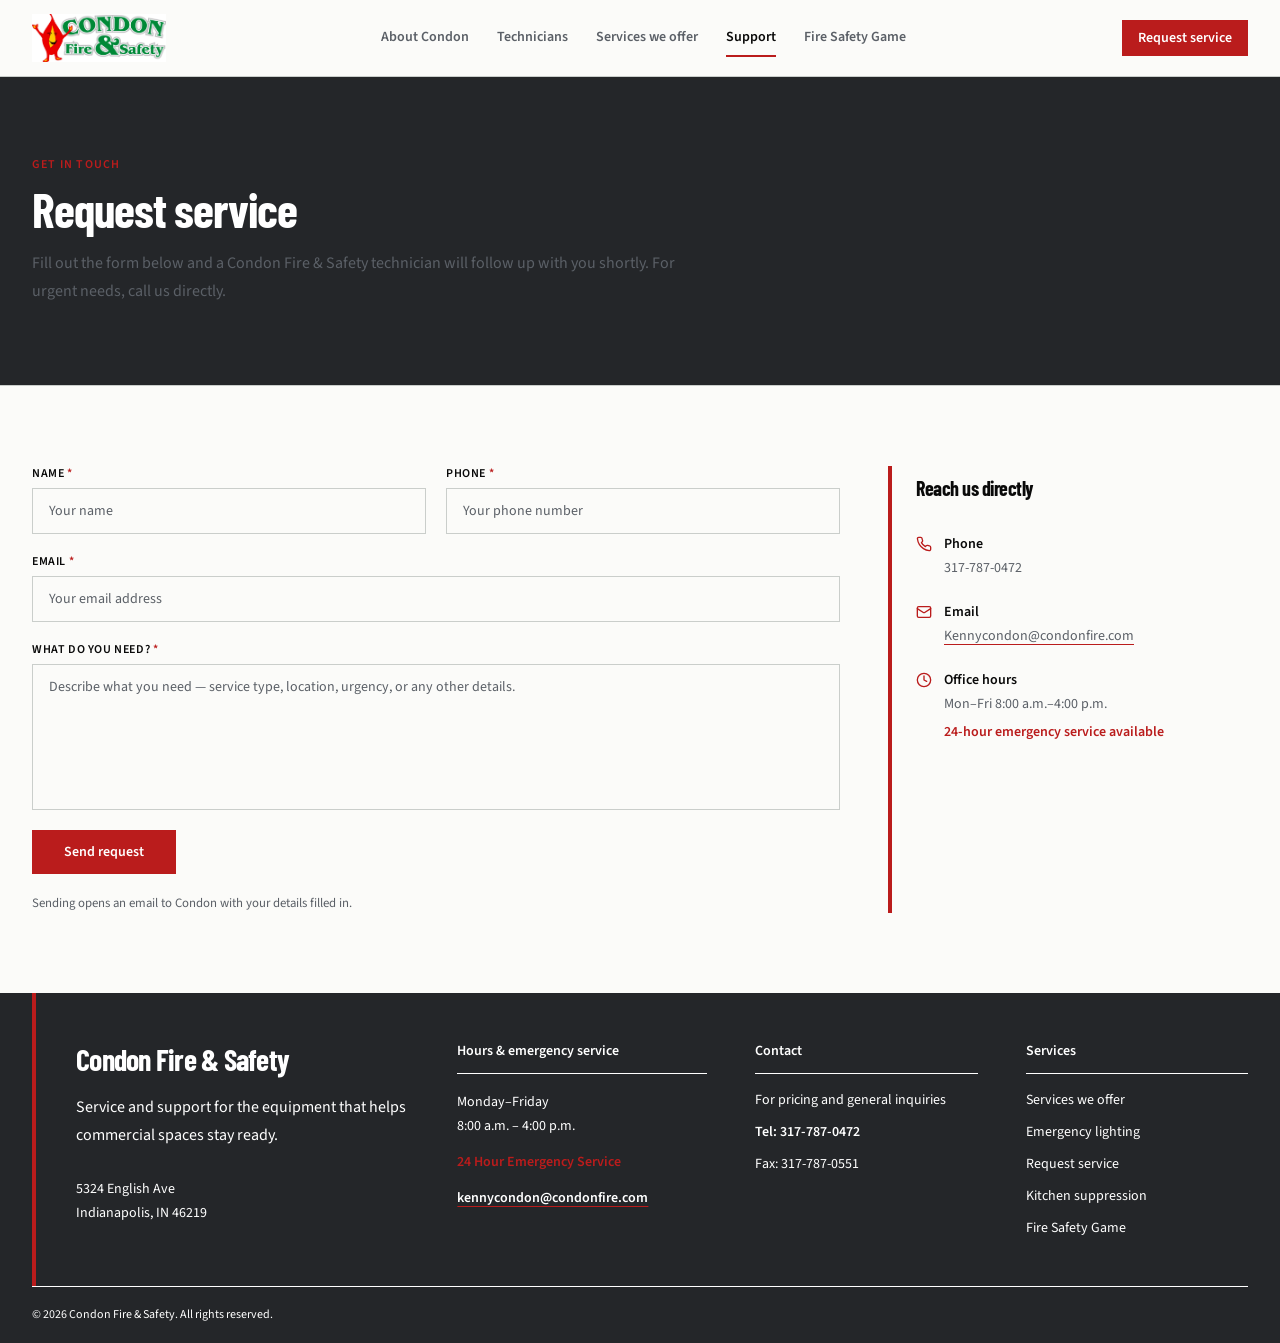
<file: site/request-service.html>
<!DOCTYPE html>
<html lang="en"><head>
<meta charset="UTF-8">
<meta name="viewport" content="width=device-width, initial-scale=1.0">
<title>Request Service — Condon Fire & Safety</title>
<meta name="description" content="Request fire extinguisher inspection, suppression system service, emergency lighting, or hydrant inspection from Condon Fire & Safety in Indianapolis.">
<meta name="robots" content="noindex">
<meta property="og:title" content="Request Service — Condon Fire & Safety">
<meta property="og:description" content="Request fire extinguisher inspection, suppression system service, emergency lighting, or hydrant inspection from Condon Fire & Safety in Indianapolis.">
<meta property="og:image" content="https://johnny4958.github.io/condon-fire-game/site/assets/img/home-fire-extinguisher-inspection.jpg">
<link rel="icon" href="assets/img/favicon.ico">
<link rel="preconnect" href="https://fonts.googleapis.com">
<link rel="preconnect" href="https://fonts.gstatic.com" crossorigin>
<link rel="stylesheet" href="https://fonts.googleapis.com/css2?family=Barlow+Condensed:wght@500;600;700&amp;family=Source+Sans+3:wght@400;500;600;700&amp;display=swap">
<link rel="stylesheet" href="assets/css/condon.css">
<link rel="stylesheet" href="assets/css/site.css">
</head>
<body>
<div class="min-h-screen bg-background flex flex-col"><header class="sticky top-0 z-50 border-b border-border bg-background"><div class="mx-auto max-w-7xl px-5 lg:px-8"><div class="flex min-h-[76px] items-center justify-between gap-5"><a aria-label="Condon Fire &amp; Safety home" class="min-w-0 shrink" href="index.html"><img alt="Condon Fire &amp; Safety" class="block h-auto max-h-10 w-auto max-w-full self-center object-contain md:max-h-12" height="80" src="assets/img/logo-horizontal-light.jpg" width="240"/></a><nav aria-label="Main navigation" class="hidden items-center gap-7 lg:flex"><a class="border-b-2 py-2 text-sm font-semibold transition-colors duration-200 hover:border-primary hover:text-foreground border-transparent text-muted-foreground" href="index.html">About Condon</a><a class="border-b-2 py-2 text-sm font-semibold transition-colors duration-200 hover:border-primary hover:text-foreground border-transparent text-muted-foreground" href="technicians.html">Technicians</a><a class="border-b-2 py-2 text-sm font-semibold transition-colors duration-200 hover:border-primary hover:text-foreground border-transparent text-muted-foreground" href="fire-extinguishers.html">Services we offer</a><a aria-current="page" class="border-b-2 py-2 text-sm font-semibold transition-colors duration-200 hover:border-primary hover:text-foreground border-primary text-foreground" href="request-service.html">Support</a><a class="border-b-2 py-2 text-sm font-semibold transition-colors duration-200 hover:border-primary hover:text-foreground border-transparent text-muted-foreground" href="fire-safety-game.html">Fire Safety Game</a></nav><a class="hidden bg-primary px-4 py-2 text-sm font-semibold text-primary-foreground transition-colors duration-200 hover:bg-secondary lg:inline-flex" href="request-service.html">Request service</a><button aria-controls="mobile-nav" aria-expanded="false" aria-label="Toggle navigation menu" class="border border-border p-2 text-foreground transition-colors hover:bg-muted lg:hidden" type="button"><svg class="lucide lucide-menu" fill="none" height="22" stroke="currentColor" stroke-linecap="round" stroke-linejoin="round" stroke-width="2" viewbox="0 0 24 24" width="22" xmlns="http://www.w3.org/2000/svg"><line x1="4" x2="20" y1="12" y2="12"></line><line x1="4" x2="20" y1="6" y2="6"></line><line x1="4" x2="20" y1="18" y2="18"></line></svg></button></div><nav aria-label="Mobile navigation" class="border-t border-border py-4 lg:hidden" hidden="" id="mobile-nav"><div class="flex flex-col gap-1"><a class="px-1 py-3 text-sm font-semibold text-foreground hover:text-primary" href="index.html">About Condon</a><a class="px-1 py-3 text-sm font-semibold text-foreground hover:text-primary" href="technicians.html">Technicians</a><a class="px-1 py-3 text-sm font-semibold text-foreground hover:text-primary" href="fire-extinguishers.html">Services we offer</a><a class="px-1 py-3 text-sm font-semibold hover:text-primary text-primary" href="request-service.html">Support</a><a class="px-1 py-3 text-sm font-semibold text-foreground hover:text-primary" href="fire-safety-game.html">Fire Safety Game</a><a class="mt-2 bg-primary px-4 py-3 text-center text-sm font-semibold text-primary-foreground" href="request-service.html">Request service</a></div></nav></div></header><main><section class="border-b border-border bg-secondary py-16 md:py-20"><div class="mx-auto max-w-7xl px-5 lg:px-8"><p class="text-xs font-semibold uppercase tracking-widest text-primary"><span style="white-space: pre-line;">Get in touch</span></p><h1 class="mt-3 font-heading text-4xl font-bold tracking-tight text-secondary-foreground md:text-5xl"><span style="white-space: pre-line;">Request service</span></h1><p class="mt-4 max-w-2xl text-base leading-7 text-muted-foreground"><span style="white-space: pre-line;">Fill out the form below and a Condon Fire &amp; Safety technician will follow up with you shortly. For urgent needs, call us directly.</span></p></div></section><section class="py-16 md:py-20"><div class="mx-auto max-w-7xl px-5 lg:px-8"><div class="grid grid-cols-1 gap-12 lg:grid-cols-[1fr_360px]"><div><form class="flex flex-col gap-5" data-cf-request="" novalidate=""><div class="grid grid-cols-1 gap-5 sm:grid-cols-2"><div class="flex flex-col gap-1.5"><label class="text-xs font-semibold uppercase tracking-wider text-foreground" for="rs-name">Name <span aria-hidden="true" class="text-primary">*</span></label><input autocomplete="name" class="w-full border border-border bg-background px-4 py-3 text-sm text-foreground placeholder:text-muted-foreground focus:border-primary focus:outline-none focus:ring-1 focus:ring-primary transition-colors" id="rs-name" placeholder="Your name" required="" type="text" value=""/></div><div class="flex flex-col gap-1.5"><label class="text-xs font-semibold uppercase tracking-wider text-foreground" for="rs-phone">Phone <span aria-hidden="true" class="text-primary">*</span></label><input autocomplete="tel" class="w-full border border-border bg-background px-4 py-3 text-sm text-foreground placeholder:text-muted-foreground focus:border-primary focus:outline-none focus:ring-1 focus:ring-primary transition-colors" id="rs-phone" placeholder="Your phone number" required="" type="tel" value=""/></div></div><div class="flex flex-col gap-1.5"><label class="text-xs font-semibold uppercase tracking-wider text-foreground" for="rs-email">Email <span aria-hidden="true" class="text-primary">*</span></label><input autocomplete="email" class="w-full border border-border bg-background px-4 py-3 text-sm text-foreground placeholder:text-muted-foreground focus:border-primary focus:outline-none focus:ring-1 focus:ring-primary transition-colors" id="rs-email" placeholder="Your email address" required="" type="email" value=""/></div><div class="flex flex-col gap-1.5"><label class="text-xs font-semibold uppercase tracking-wider text-foreground" for="rs-message">What do you need? <span aria-hidden="true" class="text-primary">*</span></label><textarea class="w-full border border-border bg-background px-4 py-3 text-sm text-foreground placeholder:text-muted-foreground focus:border-primary focus:outline-none focus:ring-1 focus:ring-primary transition-colors resize-none" id="rs-message" placeholder="Describe what you need — service type, location, urgency, or any other details." required="" rows="6"></textarea></div><p class="cf-form-error" hidden="" role="alert"></p><button class="self-start bg-primary px-8 py-3 text-sm font-semibold text-primary-foreground transition-colors hover:bg-secondary disabled:opacity-60" type="submit">Send request</button><p class="cf-form-note">Sending opens an email to Condon with your details filled in.</p></form></div><aside class="flex flex-col gap-8 border-l-4 border-primary py-2 pl-6"><div><h2 class="font-heading text-xl font-bold tracking-tight text-foreground"><span style="white-space: pre-line;">Reach us directly</span></h2></div><div class="flex flex-col gap-6 text-sm"><div class="flex items-start gap-3"><svg class="lucide lucide-phone mt-0.5 shrink-0 text-primary" fill="none" height="16" stroke="currentColor" stroke-linecap="round" stroke-linejoin="round" stroke-width="2" viewbox="0 0 24 24" width="16" xmlns="http://www.w3.org/2000/svg"><path d="M22 16.92v3a2 2 0 0 1-2.18 2 19.79 19.79 0 0 1-8.63-3.07 19.5 19.5 0 0 1-6-6 19.79 19.79 0 0 1-3.07-8.67A2 2 0 0 1 4.11 2h3a2 2 0 0 1 2 1.72 12.84 12.84 0 0 0 .7 2.81 2 2 0 0 1-.45 2.11L8.09 9.91a16 16 0 0 0 6 6l1.27-1.27a2 2 0 0 1 2.11-.45 12.84 12.84 0 0 0 2.81.7A2 2 0 0 1 22 16.92z"></path></svg><div><p class="font-semibold text-foreground">Phone</p><a class="mt-1 inline-block text-muted-foreground transition-colors hover:text-primary" href="tel:3177870472"><span style="white-space: pre-line;">317-787-0472</span></a></div></div><div class="flex items-start gap-3"><svg class="lucide lucide-mail mt-0.5 shrink-0 text-primary" fill="none" height="16" stroke="currentColor" stroke-linecap="round" stroke-linejoin="round" stroke-width="2" viewbox="0 0 24 24" width="16" xmlns="http://www.w3.org/2000/svg"><rect height="16" rx="2" width="20" x="2" y="4"></rect><path d="m22 7-8.97 5.7a1.94 1.94 0 0 1-2.06 0L2 7"></path></svg><div><p class="font-semibold text-foreground">Email</p><a class="mt-1 inline-block break-all text-muted-foreground underline decoration-primary underline-offset-4 transition-colors hover:text-primary" href="mailto:Kennycondon@condonfire.com"><span style="white-space: pre-line;">Kennycondon@condonfire.com</span></a></div></div><div class="flex items-start gap-3"><svg class="lucide lucide-clock mt-0.5 shrink-0 text-primary" fill="none" height="16" stroke="currentColor" stroke-linecap="round" stroke-linejoin="round" stroke-width="2" viewbox="0 0 24 24" width="16" xmlns="http://www.w3.org/2000/svg"><circle cx="12" cy="12" r="10"></circle><polyline points="12 6 12 12 16 14"></polyline></svg><div><p class="font-semibold text-foreground">Office hours</p><p class="mt-1 text-muted-foreground"><span style="white-space: pre-line;">Mon–Fri 8:00 a.m.–4:00 p.m.</span></p><p class="mt-2 font-semibold text-primary"><span style="white-space: pre-line;">24-hour emergency service available</span></p></div></div></div></aside></div></div></section></main><footer class="mt-auto bg-secondary text-secondary-foreground"><div class="mx-auto max-w-7xl px-5 lg:px-8"><div class="grid grid-cols-1 gap-12 border-l-4 border-primary py-12 pl-6 md:grid-cols-[1.2fr_0.9fr_0.8fr_0.8fr] md:pl-10"><div><p class="font-heading text-3xl font-bold tracking-tight" style="white-space: pre-line;">Condon Fire &amp; Safety</p><p class="mt-4 max-w-sm text-base leading-7 text-secondary-foreground">Service and support for the equipment that helps commercial spaces stay ready.</p><address class="mt-7 not-italic text-sm leading-6 text-secondary-foreground">5324 English Ave<br/>Indianapolis, IN 46219</address></div><div><p class="border-b border-secondary-foreground pb-3 text-sm font-semibold">Hours &amp; emergency service</p><div class="mt-4 text-sm leading-6"><p style="white-space: pre-line;">Monday–Friday</p><p style="white-space: pre-line;">8:00 a.m. – 4:00 p.m.</p><p class="mt-3 font-semibold text-primary" style="white-space: pre-line;">24 Hour Emergency Service</p><a class="mt-3 inline-flex font-semibold underline decoration-primary underline-offset-4 transition-colors hover:text-primary" href="mailto:kennycondon@condonfire.com" style="white-space: pre-line;">kennycondon@condonfire.com</a></div></div><div><p class="border-b border-secondary-foreground pb-3 text-sm font-semibold">Contact</p><div class="mt-4 flex flex-col gap-3 text-sm"><p style="white-space: pre-line;">For pricing and general inquiries</p><a class="font-semibold transition-colors hover:text-primary" href="tel:3177870472" style="white-space: pre-line;">Tel: 317-787-0472</a><p style="white-space: pre-line;">Fax: 317-787-0551</p></div></div><div><p class="border-b border-secondary-foreground pb-3 text-sm font-semibold">Services</p><nav aria-label="Footer services" class="mt-4 flex flex-col gap-3 text-sm"><a class="transition-colors hover:text-primary" href="fire-extinguishers.html">Services we offer</a><a class="transition-colors hover:text-primary" href="#services">Emergency lighting</a><a class="transition-colors hover:text-primary" href="request-service.html">Request service</a><a class="transition-colors hover:text-primary" href="index.html#services">Kitchen suppression</a><a class="transition-colors hover:text-primary" href="fire-safety-game.html">Fire Safety Game</a></nav></div></div><div class="border-t border-secondary-foreground py-5 text-xs text-secondary-foreground">© 2026 Condon Fire &amp; Safety. All rights reserved.</div></div></footer></div>
<script src="assets/js/site.js"></script>
</body></html>
</file>
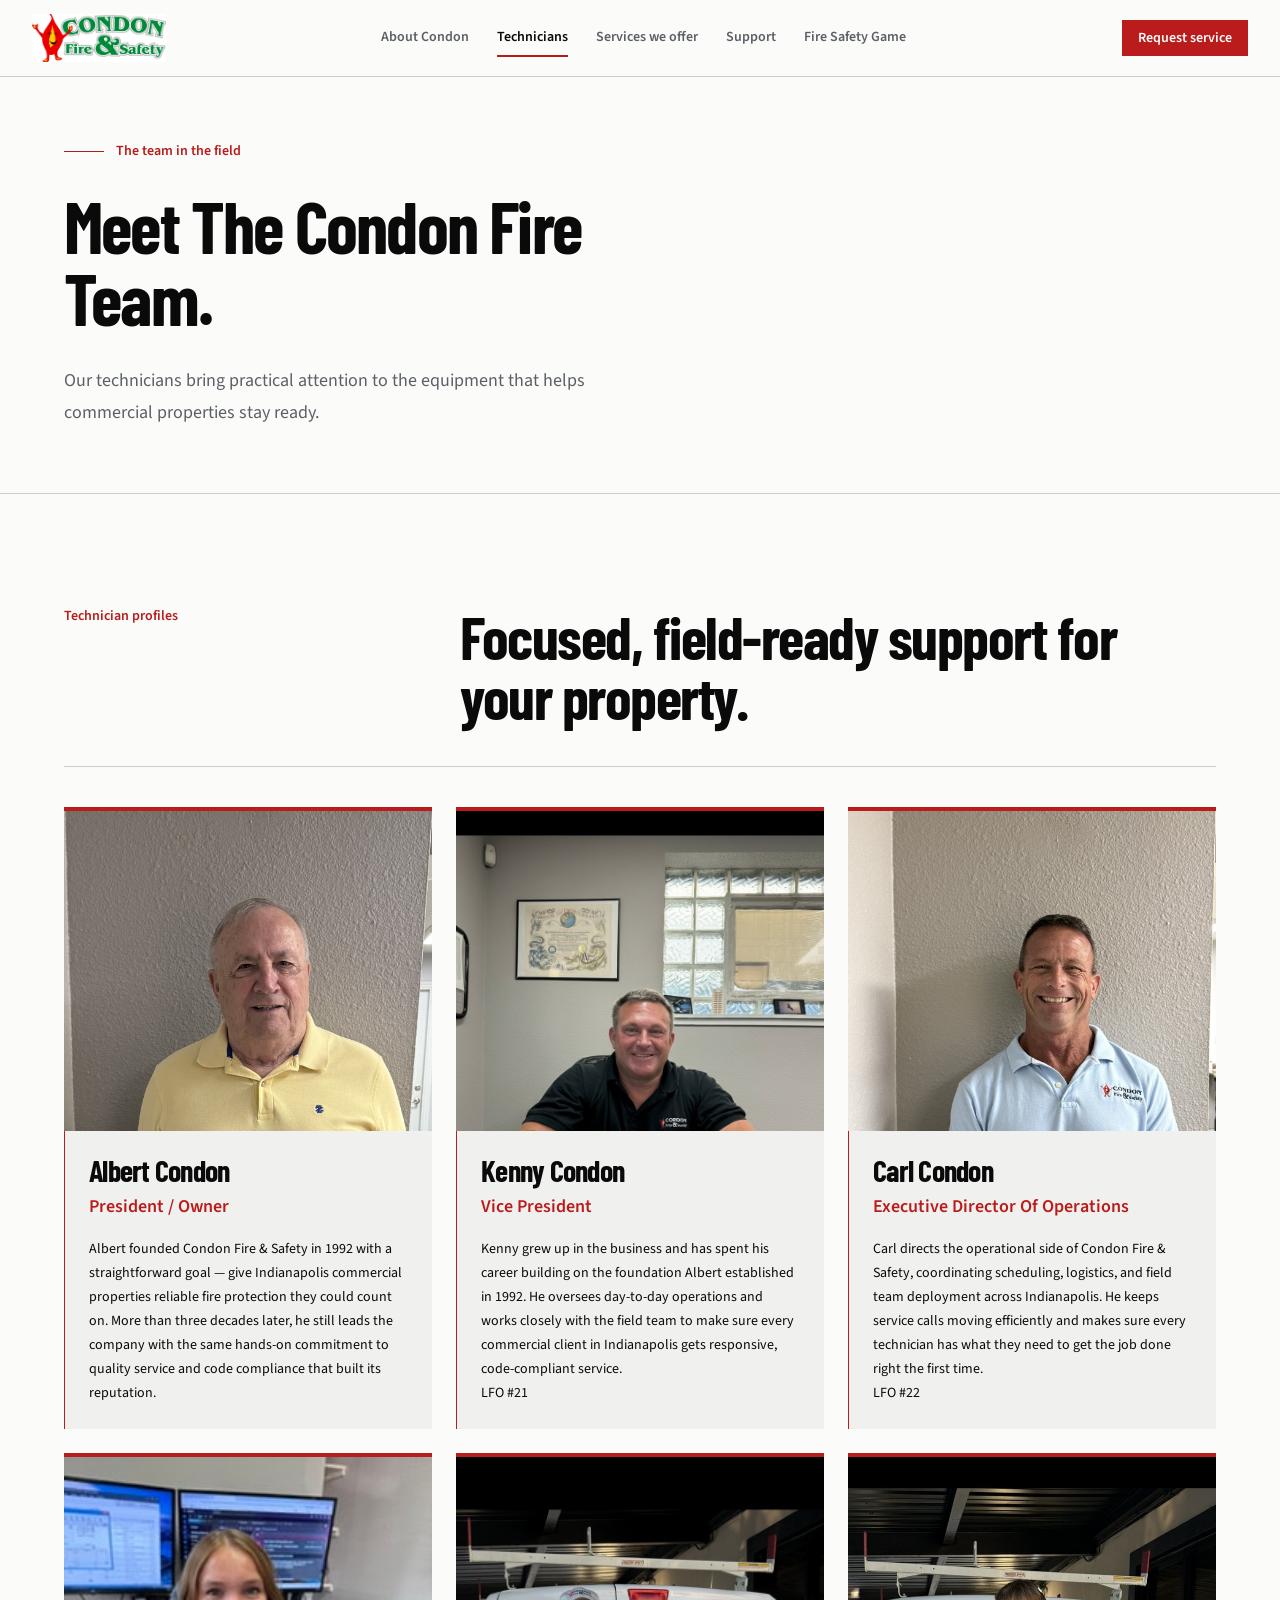
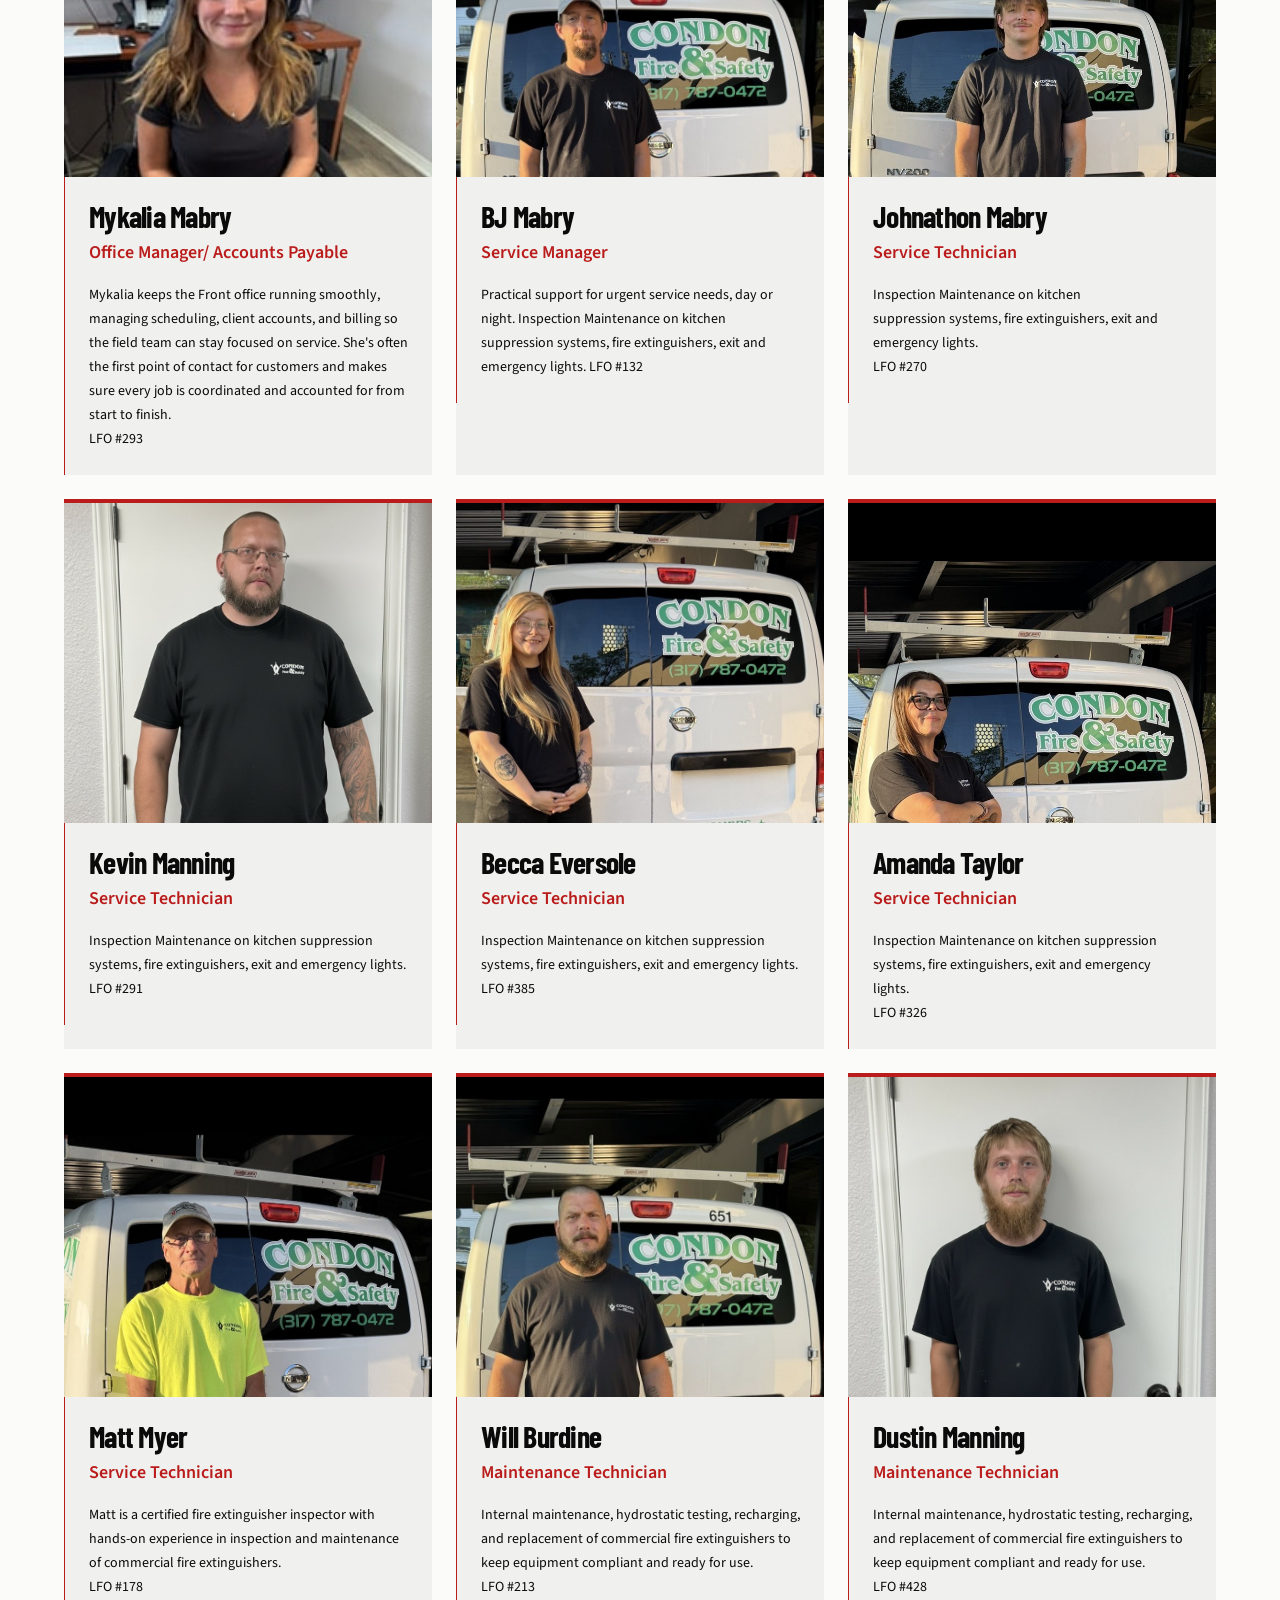
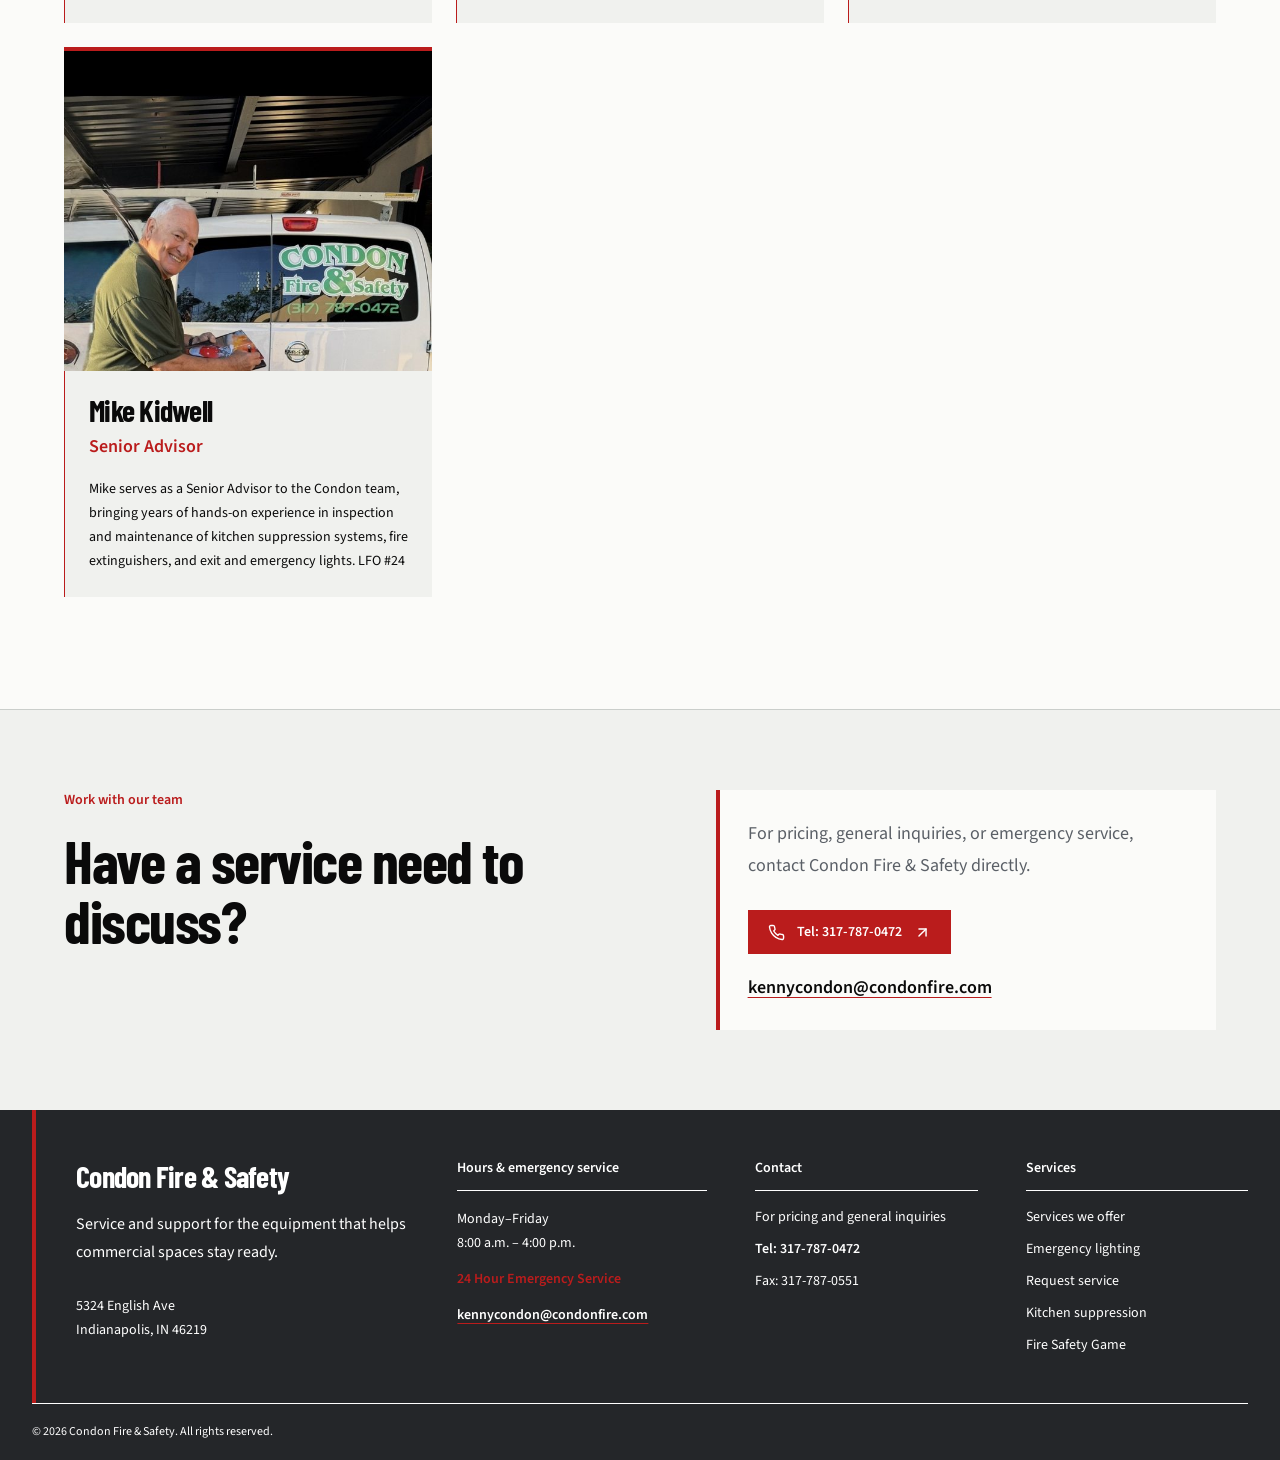
<file: site/technicians.html>
<!DOCTYPE html>
<html lang="en"><head>
<meta charset="UTF-8">
<meta name="viewport" content="width=device-width, initial-scale=1.0">
<title>Fire Safety Technicians | Condon</title>
<meta name="description" content="Meet the field-ready technicians supporting commercial fire extinguisher and emergency lighting service in Indianapolis.">
<meta name="robots" content="noindex">
<meta property="og:title" content="Fire Safety Technicians | Condon">
<meta property="og:description" content="Meet the field-ready technicians supporting commercial fire extinguisher and emergency lighting service in Indianapolis.">
<meta property="og:image" content="https://johnny4958.github.io/condon-fire-game/site/assets/img/home-fire-extinguisher-inspection.jpg">
<link rel="icon" href="assets/img/favicon.ico">
<link rel="preconnect" href="https://fonts.googleapis.com">
<link rel="preconnect" href="https://fonts.gstatic.com" crossorigin>
<link rel="stylesheet" href="https://fonts.googleapis.com/css2?family=Barlow+Condensed:wght@500;600;700&amp;family=Source+Sans+3:wght@400;500;600;700&amp;display=swap">
<link rel="stylesheet" href="assets/css/condon.css">
<link rel="stylesheet" href="assets/css/site.css">
</head>
<body>
<div class="min-h-screen bg-background flex flex-col"><header class="sticky top-0 z-50 border-b border-border bg-background"><div class="mx-auto max-w-7xl px-5 lg:px-8"><div class="flex min-h-[76px] items-center justify-between gap-5"><a aria-label="Condon Fire &amp; Safety home" class="min-w-0 shrink" href="index.html"><img alt="Condon Fire &amp; Safety" class="block h-auto max-h-10 w-auto max-w-full self-center object-contain md:max-h-12" height="80" src="assets/img/logo-horizontal-light.jpg" width="240"/></a><nav aria-label="Main navigation" class="hidden items-center gap-7 lg:flex"><a class="border-b-2 py-2 text-sm font-semibold transition-colors duration-200 hover:border-primary hover:text-foreground border-transparent text-muted-foreground" href="index.html">About Condon</a><a aria-current="page" class="border-b-2 py-2 text-sm font-semibold transition-colors duration-200 hover:border-primary hover:text-foreground border-primary text-foreground" href="technicians.html">Technicians</a><a class="border-b-2 py-2 text-sm font-semibold transition-colors duration-200 hover:border-primary hover:text-foreground border-transparent text-muted-foreground" href="fire-extinguishers.html">Services we offer</a><a class="border-b-2 py-2 text-sm font-semibold transition-colors duration-200 hover:border-primary hover:text-foreground border-transparent text-muted-foreground" href="request-service.html">Support</a><a class="border-b-2 py-2 text-sm font-semibold transition-colors duration-200 hover:border-primary hover:text-foreground border-transparent text-muted-foreground" href="fire-safety-game.html">Fire Safety Game</a></nav><a class="hidden bg-primary px-4 py-2 text-sm font-semibold text-primary-foreground transition-colors duration-200 hover:bg-secondary lg:inline-flex" href="request-service.html">Request service</a><button aria-controls="mobile-nav" aria-expanded="false" aria-label="Toggle navigation menu" class="border border-border p-2 text-foreground transition-colors hover:bg-muted lg:hidden" type="button"><svg class="lucide lucide-menu" fill="none" height="22" stroke="currentColor" stroke-linecap="round" stroke-linejoin="round" stroke-width="2" viewbox="0 0 24 24" width="22" xmlns="http://www.w3.org/2000/svg"><line x1="4" x2="20" y1="12" y2="12"></line><line x1="4" x2="20" y1="6" y2="6"></line><line x1="4" x2="20" y1="18" y2="18"></line></svg></button></div><nav aria-label="Mobile navigation" class="border-t border-border py-4 lg:hidden" hidden="" id="mobile-nav"><div class="flex flex-col gap-1"><a class="px-1 py-3 text-sm font-semibold text-foreground hover:text-primary" href="index.html">About Condon</a><a class="px-1 py-3 text-sm font-semibold hover:text-primary text-primary" href="technicians.html">Technicians</a><a class="px-1 py-3 text-sm font-semibold text-foreground hover:text-primary" href="fire-extinguishers.html">Services we offer</a><a class="px-1 py-3 text-sm font-semibold text-foreground hover:text-primary" href="request-service.html">Support</a><a class="px-1 py-3 text-sm font-semibold text-foreground hover:text-primary" href="fire-safety-game.html">Fire Safety Game</a><a class="mt-2 bg-primary px-4 py-3 text-center text-sm font-semibold text-primary-foreground" href="request-service.html">Request service</a></div></nav></div></header><main><section class="border-b border-border"><div class="mx-auto max-w-7xl"><div class="flex min-h-[380px] flex-col justify-center px-5 py-16 lg:pl-16 lg:pr-14"><p class="flex items-center gap-3 text-sm font-semibold text-primary"><span class="h-px w-10 bg-primary"></span>The team in the field</p><h1 class="mt-7 max-w-2xl font-heading text-6xl font-bold leading-[0.88] tracking-tight sm:text-7xl" style="white-space: pre-line;">Meet The Condon Fire Team.</h1><p class="mt-8 max-w-xl text-lg leading-8 text-muted-foreground" style="white-space: pre-line;">Our technicians bring practical attention to the equipment that helps commercial properties stay ready.</p></div></div></section><section class="py-20 lg:py-28"><div class="mx-auto max-w-7xl px-5 lg:px-16"><div class="grid grid-cols-1 gap-8 border-b border-border pb-10 lg:grid-cols-[0.65fr_1.35fr]"><p class="text-sm font-semibold text-primary" style="white-space: pre-line;">Technician profiles</p><h2 class="max-w-2xl font-heading text-5xl font-bold leading-[0.92] tracking-tight sm:text-6xl" style="white-space: pre-line;">Focused, field-ready support for your property.</h2></div><div class="mt-10 grid grid-cols-1 gap-6 md:grid-cols-2 lg:grid-cols-3"><article class="group border-t-4 border-primary bg-muted"><img alt="Fire safety service technician at a commercial property" class="h-80 w-full object-cover object-top" fetchpriority="auto" height="900" loading="lazy" src="assets/img/technicians-service-technician-07.jpg" width="720"/><div class="border-l border-primary p-6"><h3 class="font-heading text-3xl font-bold leading-none tracking-tight" style="white-space: pre-line;">Albert Condon</h3><p class="mt-2 text-lg font-semibold text-primary" style="white-space: pre-line; color: rgb(186, 28, 28);">President / Owner</p><p class="mt-4 text-sm leading-6 text-muted-foreground" style="white-space: pre-line; color: rgb(10, 10, 10);">Albert founded Condon Fire &amp; Safety in 1992 with a straightforward goal — give Indianapolis commercial properties reliable fire protection they could count on. More than three decades later, he still leads the company with the same hands-on commitment to quality service and code compliance that built its reputation.</p></div></article><article class="group border-t-4 border-primary bg-muted"><img alt="Fire safety service technician conducting a commercial inspection" class="h-80 w-full object-cover object-top" fetchpriority="auto" height="900" loading="lazy" src="assets/img/technicians-service-technician-08.jpg" width="720"/><div class="border-l border-primary p-6"><h3 class="font-heading text-3xl font-bold leading-none tracking-tight" style="white-space: pre-line;">Kenny Condon</h3><p class="mt-2 text-lg font-semibold text-primary" style="white-space: pre-line; color: rgb(186, 28, 28);">Vice President</p><p class="mt-4 text-sm leading-6 text-muted-foreground" style="white-space: pre-line; color: rgb(10, 10, 10);">Kenny grew up in the business and has spent his career building on the foundation Albert established in 1992. He oversees day-to-day operations and works closely with the field team to make sure every commercial client in Indianapolis gets responsive, code-compliant service. 
LFO #21</p></div></article><article class="group border-t-4 border-primary bg-muted"><img alt="Field service technician at a commercial building" class="h-80 w-full object-cover object-top" fetchpriority="auto" height="900" loading="lazy" src="assets/img/technicians-service-technician-09.jpg" width="720"/><div class="border-l border-primary p-6"><h3 class="font-heading text-3xl font-bold leading-none tracking-tight" style="white-space: pre-line;">Carl Condon</h3><p class="mt-2 text-lg font-semibold text-primary" style="white-space: pre-line; color: rgb(186, 28, 28);">Executive Director Of Operations</p><p class="mt-4 text-sm leading-6 text-muted-foreground" style="white-space: pre-line; color: rgb(10, 10, 10);">Carl directs the operational side of Condon Fire &amp; Safety, coordinating scheduling, logistics, and field team deployment across Indianapolis. He keeps service calls moving efficiently and makes sure every technician has what they need to get the job done right the first time.
LFO #22</p></div></article><article class="group border-t-4 border-primary bg-muted"><img alt="Professional technician inspecting safety equipment" class="h-80 w-full object-cover object-top" fetchpriority="auto" height="900" loading="lazy" src="assets/img/technicians-service-technician-10.jpg" width="720"/><div class="border-l border-primary p-6"><h3 class="font-heading text-3xl font-bold leading-none tracking-tight" style="white-space: pre-line;">Mykalia Mabry</h3><p class="mt-2 text-lg font-semibold text-primary" style="white-space: pre-line; color: rgb(186, 28, 28);">Office Manager/ Accounts Payable</p><p class="mt-4 text-sm leading-6 text-muted-foreground" style="white-space: pre-line; color: rgb(10, 10, 10);">Mykalia keeps the Front office running smoothly, managing scheduling, client accounts, and billing so the field team can stay focused on service. She's often the first point of contact for customers and makes sure every job is coordinated and accounted for from start to finish. 
LFO #293</p></div></article><article class="group border-t-4 border-primary bg-muted"><img alt="Fire safety technician responding to an emergency service request" class="h-80 w-full object-cover object-top" fetchpriority="auto" height="900" loading="lazy" src="assets/img/technicians-emergency-response-technician-06.jpg" width="720"/><div class="border-l border-primary p-6"><h3 class="font-heading text-3xl font-bold leading-none tracking-tight" style="white-space: pre-line;">BJ Mabry</h3><p class="mt-2 text-lg font-semibold text-primary" style="white-space: pre-line; color: rgb(186, 28, 28);">Service Manager</p><p class="mt-4 text-sm leading-6 text-muted-foreground" style="white-space: pre-line; color: rgb(10, 10, 10);">Practical support for urgent service needs, day or night. Inspection Maintenance on kitchen suppression systems, fire extinguishers, exit and emergency lights. LFO #132</p></div></article><article class="group border-t-4 border-primary bg-muted"><img alt="Fire safety technician inspecting a commercial fire extinguisher" class="h-80 w-full object-cover object-top" fetchpriority="auto" height="900" loading="lazy" src="assets/img/technicians-fire-extinguisher-technician-01.jpg" width="720"/><div class="border-l border-primary p-6"><h3 class="font-heading text-3xl font-bold leading-none tracking-tight" style="white-space: pre-line;">Johnathon Mabry</h3><p class="mt-2 text-lg font-semibold text-primary" style="white-space: pre-line; color: rgb(186, 28, 28);">Service Technician</p><p class="mt-4 text-sm leading-6 text-muted-foreground" style="white-space: pre-line; color: rgb(10, 10, 10);">Inspection Maintenance on kitchen 
suppression systems, fire extinguishers, exit and emergency lights. 
LFO #270</p></div></article><article class="group border-t-4 border-primary bg-muted"><img alt="Technician servicing commercial fire safety equipment" class="h-80 w-full object-cover object-top" fetchpriority="auto" height="900" loading="lazy" src="assets/img/technicians-maintenance-technician-04.jpg" width="720"/><div class="border-l border-primary p-6"><h3 class="font-heading text-3xl font-bold leading-none tracking-tight" style="white-space: pre-line;">Kevin Manning</h3><p class="mt-2 text-lg font-semibold text-primary" style="white-space: pre-line; color: rgb(186, 28, 28);">Service Technician</p><p class="mt-4 text-sm leading-6 text-muted-foreground" style="white-space: pre-line; color: rgb(10, 10, 10);">Inspection Maintenance on kitchen suppression systems, fire extinguishers, exit and emergency lights. 
LFO #291</p></div></article><article class="group border-t-4 border-primary bg-muted"><img alt="Fire safety technician checking emergency lighting in a commercial building" class="h-80 w-full object-cover object-top" fetchpriority="auto" height="900" loading="lazy" src="assets/img/technicians-emergency-lighting-technician-02.jpg" width="720"/><div class="border-l border-primary p-6"><h3 class="font-heading text-3xl font-bold leading-none tracking-tight" style="white-space: pre-line;">Becca Eversole</h3><p class="mt-2 text-lg font-semibold text-primary" style="white-space: pre-line; color: rgb(186, 28, 28);">Service Technician</p><p class="mt-4 text-sm leading-6 text-muted-foreground" style="white-space: pre-line; color: rgb(10, 10, 10);">Inspection Maintenance on kitchen suppression systems, fire extinguishers, exit and emergency lights. 
LFO #385</p></div></article><article class="group border-t-4 border-primary bg-muted"><img alt="Commercial safety technician conducting an equipment inspection" class="h-80 w-full object-cover object-top" fetchpriority="auto" height="900" loading="lazy" src="assets/img/technicians-commercial-inspection-technician-03.jpg" width="720"/><div class="border-l border-primary p-6"><h3 class="font-heading text-3xl font-bold leading-none tracking-tight" style="white-space: pre-line;">Amanda Taylor</h3><p class="mt-2 text-lg font-semibold text-primary" style="white-space: pre-line; color: rgb(186, 28, 28);">Service Technician</p><p class="mt-4 text-sm leading-6 text-muted-foreground" style="white-space: pre-line; color: rgb(10, 10, 10);">Inspection Maintenance on kitchen suppression systems, fire extinguishers, exit and emergency lights.  
LFO #326</p></div></article><article class="group border-t-4 border-primary bg-muted"><img alt="Fire safety technician at a commercial property" class="h-80 w-full object-cover object-top" fetchpriority="auto" height="900" loading="lazy" src="assets/img/technicians-field-support-technician-05.jpg" width="720"/><div class="border-l border-primary p-6"><h3 class="font-heading text-3xl font-bold leading-none tracking-tight" style="white-space: pre-line;">Matt Myer</h3><p class="mt-2 text-lg font-semibold text-primary" style="white-space: pre-line; color: rgb(186, 28, 28);">Service Technician</p><p class="mt-4 text-sm leading-6 text-muted-foreground" style="white-space: pre-line; color: rgb(10, 10, 10);">Matt is a certified fire extinguisher inspector with hands-on experience in inspection and maintenance of commercial fire extinguishers.
 LFO #178</p></div></article><article class="group border-t-4 border-primary bg-muted"><img alt="Commercial service technician professional portrait" class="h-80 w-full object-cover object-top" fetchpriority="auto" height="900" loading="lazy" src="assets/img/technicians-service-technician-11.jpg" width="720"/><div class="border-l border-primary p-6"><h3 class="font-heading text-3xl font-bold leading-none tracking-tight" style="white-space: pre-line;">Will Burdine</h3><p class="mt-2 text-lg font-semibold text-primary" style="white-space: pre-line; color: rgb(186, 28, 28);">Maintenance Technician</p><p class="mt-4 text-sm leading-6 text-muted-foreground" style="white-space: pre-line; color: rgb(10, 10, 10);">Internal maintenance, hydrostatic testing, recharging, and replacement of commercial fire extinguishers to keep equipment compliant and ready for use. 
LFO #213</p></div></article><article class="group border-t-4 border-primary bg-muted"><img alt="Field technician conducting a safety inspection at a commercial facility" class="h-80 w-full object-cover object-top" fetchpriority="auto" height="900" loading="lazy" src="assets/img/technicians-service-technician-12.jpg" width="720"/><div class="border-l border-primary p-6"><h3 class="font-heading text-3xl font-bold leading-none tracking-tight" style="white-space: pre-line;">Dustin Manning</h3><p class="mt-2 text-lg font-semibold text-primary" style="white-space: pre-line; color: rgb(186, 28, 28);">Maintenance Technician</p><p class="mt-4 text-sm leading-6 text-muted-foreground" style="white-space: pre-line; color: rgb(10, 10, 10);">Internal maintenance, hydrostatic testing, recharging, and replacement of commercial fire extinguishers to keep equipment compliant and ready for use. 
LFO #428</p></div></article><article class="group border-t-4 border-primary bg-muted"><img alt="Fire safety service technician" class="h-80 w-full object-cover object-top" fetchpriority="auto" height="900" loading="lazy" src="assets/img/technicians-commercial-safety-technician-conducting.jpg" width="720"/><div class="border-l border-primary p-6"><h3 class="font-heading text-3xl font-bold leading-none tracking-tight" style="white-space: pre-line;">Mike Kidwell</h3><p class="mt-2 text-lg font-semibold text-primary" style="white-space: pre-line; color: rgb(186, 28, 28);">Senior Advisor</p><p class="mt-4 text-sm leading-6 text-muted-foreground" style="white-space: pre-line; color: rgb(10, 10, 10);">Mike serves as a Senior Advisor to the Condon team, bringing years of hands-on experience in inspection and maintenance of kitchen suppression systems, fire extinguishers, and exit and emergency lights. LFO #24</p></div></article></div></div></section><section class="border-t border-border bg-muted py-20"><div class="mx-auto grid max-w-7xl grid-cols-1 gap-10 px-5 lg:grid-cols-[1.1fr_0.9fr] lg:px-16"><div><p class="text-sm font-semibold text-primary" style="white-space: pre-line;">Work with our team</p><h2 class="mt-5 max-w-2xl font-heading text-5xl font-bold leading-[0.92] tracking-tight sm:text-6xl" style="white-space: pre-line;">Have a service need to discuss?</h2></div><div class="border-l-4 border-primary bg-background p-7"><p class="text-lg leading-8 text-muted-foreground" style="white-space: pre-line;">For pricing, general inquiries, or emergency service, contact Condon Fire &amp; Safety directly.</p><a class="mt-7 inline-flex items-center gap-3 bg-primary px-5 py-3 text-sm font-semibold text-primary-foreground transition-colors hover:bg-secondary" href="tel:3177870472"><svg class="lucide lucide-phone" fill="none" height="17" stroke="currentColor" stroke-linecap="round" stroke-linejoin="round" stroke-width="2" viewbox="0 0 24 24" width="17" xmlns="http://www.w3.org/2000/svg"><path d="M22 16.92v3a2 2 0 0 1-2.18 2 19.79 19.79 0 0 1-8.63-3.07 19.5 19.5 0 0 1-6-6 19.79 19.79 0 0 1-3.07-8.67A2 2 0 0 1 4.11 2h3a2 2 0 0 1 2 1.72 12.84 12.84 0 0 0 .7 2.81 2 2 0 0 1-.45 2.11L8.09 9.91a16 16 0 0 0 6 6l1.27-1.27a2 2 0 0 1 2.11-.45 12.84 12.84 0 0 0 2.81.7A2 2 0 0 1 22 16.92z"></path></svg>Tel: 317-787-0472<svg class="lucide lucide-arrow-up-right" fill="none" height="17" stroke="currentColor" stroke-linecap="round" stroke-linejoin="round" stroke-width="2" viewbox="0 0 24 24" width="17" xmlns="http://www.w3.org/2000/svg"><path d="M7 7h10v10"></path><path d="M7 17 17 7"></path></svg></a><a class="mt-5 block text-sm font-semibold text-foreground underline decoration-primary underline-offset-4 transition-colors hover:text-primary" href="mailto:kennycondon@condonfire.com" style="white-space: pre-line;"><span data-airo-format-size="1.125rem" data-airo-formatted-bound-text="true" style="font-size: 1.125rem; line-height: 1.75rem;">kennycondon@condonfire.com</span></a></div></div></section></main><footer class="mt-auto bg-secondary text-secondary-foreground"><div class="mx-auto max-w-7xl px-5 lg:px-8"><div class="grid grid-cols-1 gap-12 border-l-4 border-primary py-12 pl-6 md:grid-cols-[1.2fr_0.9fr_0.8fr_0.8fr] md:pl-10"><div><p class="font-heading text-3xl font-bold tracking-tight" style="white-space: pre-line;">Condon Fire &amp; Safety</p><p class="mt-4 max-w-sm text-base leading-7 text-secondary-foreground">Service and support for the equipment that helps commercial spaces stay ready.</p><address class="mt-7 not-italic text-sm leading-6 text-secondary-foreground">5324 English Ave<br/>Indianapolis, IN 46219</address></div><div><p class="border-b border-secondary-foreground pb-3 text-sm font-semibold">Hours &amp; emergency service</p><div class="mt-4 text-sm leading-6"><p style="white-space: pre-line;">Monday–Friday</p><p style="white-space: pre-line;">8:00 a.m. – 4:00 p.m.</p><p class="mt-3 font-semibold text-primary" style="white-space: pre-line;">24 Hour Emergency Service</p><a class="mt-3 inline-flex font-semibold underline decoration-primary underline-offset-4 transition-colors hover:text-primary" href="mailto:kennycondon@condonfire.com" style="white-space: pre-line;">kennycondon@condonfire.com</a></div></div><div><p class="border-b border-secondary-foreground pb-3 text-sm font-semibold">Contact</p><div class="mt-4 flex flex-col gap-3 text-sm"><p style="white-space: pre-line;">For pricing and general inquiries</p><a class="font-semibold transition-colors hover:text-primary" href="tel:3177870472" style="white-space: pre-line;">Tel: 317-787-0472</a><p style="white-space: pre-line;">Fax: 317-787-0551</p></div></div><div><p class="border-b border-secondary-foreground pb-3 text-sm font-semibold">Services</p><nav aria-label="Footer services" class="mt-4 flex flex-col gap-3 text-sm"><a class="transition-colors hover:text-primary" href="fire-extinguishers.html">Services we offer</a><a class="transition-colors hover:text-primary" href="#services">Emergency lighting</a><a class="transition-colors hover:text-primary" href="request-service.html">Request service</a><a class="transition-colors hover:text-primary" href="index.html#services">Kitchen suppression</a><a class="transition-colors hover:text-primary" href="fire-safety-game.html">Fire Safety Game</a></nav></div></div><div class="border-t border-secondary-foreground py-5 text-xs text-secondary-foreground">© 2026 Condon Fire &amp; Safety. All rights reserved.</div></div></footer></div>
<script src="assets/js/site.js"></script>
</body></html>
</file>
<file: site/assets/css/condon.css>
@import"https://fonts.googleapis.com/css2?family=Barlow+Condensed:wght@500;600;700&family=Source+Sans+3:wght@400;500;600;700&display=swap";img[src$="/airo-assets/images/pages/technicians/maintenance-technician-04?_v=1788959719850"]{-o-object-fit:cover!important;object-fit:cover!important;-o-object-position:50% 0%!important;object-position:50% 0%!important;transform:scale(1.2000000000000002)!important;transform-origin:50% 0%!important}:has(>img[src$="/airo-assets/images/pages/technicians/maintenance-technician-04?_v=1788959719850"]){overflow:hidden}img[src$="/airo-assets/images/pages/technicians/service-technician-11?_v=1788960670154"]{-o-object-fit:cover!important;object-fit:cover!important;-o-object-position:50% 25%!important;object-position:50% 25%!important}img[src$="/airo-assets/images/pages/technicians/service-technician-12?_v=1788959195472"],img[src$="/airo-assets/images/pages/technicians/maintenance-technician-04?_v=1788960075984"]{-o-object-fit:cover!important;object-fit:cover!important;-o-object-position:50% 0%!important;object-position:50% 0%!important}img[src$="/airo-assets/images/pages/technicians/commercial-safety-technician-conducting-?_v=1788893105612&_t=1788961679156"]{-o-object-fit:cover!important;object-fit:cover!important;-o-object-position:50% 30%!important;object-position:50% 30%!important}img[src$="/files/uploads/0vlj18cc73/0vlj18cc73_1788963131969_file_V07OQjn3Lr.jpg?sig=ahq9x-NPwTz0vleGmTJF5f7V_wmIoPw1aSDKRPd_lJU&exp=1789049532"]{-o-object-fit:cover!important;object-fit:cover!important;-o-object-position:50% 0%!important;object-position:50% 0%!important;transform:scale(1.1)!important;transform-origin:50% 0%!important}:has(>img[src$="/files/uploads/0vlj18cc73/0vlj18cc73_1788963131969_file_V07OQjn3Lr.jpg?sig=ahq9x-NPwTz0vleGmTJF5f7V_wmIoPw1aSDKRPd_lJU&exp=1789049532"]){overflow:hidden}img[src$="/airo-assets/images/pages/technicians/service-technician-10?_v=1788962078815&_t=1788963247346"]{-o-object-fit:cover!important;object-fit:cover!important;-o-object-position:50% 0%!important;object-position:50% 0%!important;transform:scale(1.1)!important;transform-origin:50% 0%!important}:has(>img[src$="/airo-assets/images/pages/technicians/service-technician-10?_v=1788962078815&_t=1788963247346"]){overflow:hidden}img[src$="/airo-assets/images/pages/technicians/service-technician-10?_v=1788962078815&_t=1788963341352"]{-o-object-fit:cover!important;object-fit:cover!important;-o-object-position:50% 45%!important;object-position:50% 45%!important}img[src$="/airo-assets/images/pages/technicians/commercial-safety-technician-conducting-?_v=1788961680519"],img[src$="/files/uploads/0vlj18cc73/0vlj18cc73_1788965264279_file_IqLFyGiWkw.jpg?sig=neo0AQrcOKS6kaWIlCFHSY_5tbgiyNNmCJb07-yS4Bc&exp=1789051664"]{-o-object-fit:cover!important;object-fit:cover!important;-o-object-position:50% 30%!important;object-position:50% 30%!important}img[src$="/files/uploads/0vlj18cc73/0vlj18cc73_1788963131969_file_V07OQjn3Lr.jpg?sig=cmhxvWbJG13otjT3uJ2k4D1941PWn0PrDt9E7CW5iR0&exp=1789051689"]{-o-object-fit:cover!important;object-fit:cover!important;-o-object-position:50% 0%!important;object-position:50% 0%!important;transform:scale(1.1)!important;transform-origin:50% 0%!important}:has(>img[src$="/files/uploads/0vlj18cc73/0vlj18cc73_1788963131969_file_V07OQjn3Lr.jpg?sig=cmhxvWbJG13otjT3uJ2k4D1941PWn0PrDt9E7CW5iR0&exp=1789051689"]){overflow:hidden}img[src$="/airo-assets/images/pages/technicians/service-technician-10?_v=1788963431845&_t=1788965360816"]{-o-object-fit:cover!important;object-fit:cover!important;-o-object-position:50% 0%!important;object-position:50% 0%!important;transform:scale(1.1)!important;transform-origin:50% 0%!important}:has(>img[src$="/airo-assets/images/pages/technicians/service-technician-10?_v=1788963431845&_t=1788965360816"]){overflow:hidden}img[src$="/airo-assets/images/pages/technicians/service-technician-08?_v=1788961491941"]{-o-object-fit:cover!important;object-fit:cover!important;-o-object-position:50% 50%!important;object-position:50% 50%!important;transform:scale(1.3)!important;transform-origin:50% 50%!important}:has(>img[src$="/airo-assets/images/pages/technicians/service-technician-08?_v=1788961491941"]){overflow:hidden}img[src$="/airo-assets/images/pages/technicians/service-technician-08?_v=1788965969009"]{-o-object-fit:cover!important;object-fit:cover!important;-o-object-position:50% 50%!important;object-position:50% 50%!important;transform:scale(1.2000000000000002)!important;transform-origin:50% 50%!important}:has(>img[src$="/airo-assets/images/pages/technicians/service-technician-08?_v=1788965969009"]){overflow:hidden}img[src$="/airo-assets/images/pages/technicians/service-technician-10?_v=1788965881396"]{-o-object-fit:cover!important;object-fit:cover!important;-o-object-position:50% 0%!important;object-position:50% 0%!important;transform:scale(1.1)!important;transform-origin:50% 0%!important}:has(>img[src$="/airo-assets/images/pages/technicians/service-technician-10?_v=1788965881396"]){overflow:hidden}img[src$="/airo-assets/images/pages/technicians/service-technician-08?_v=1788965969009&_t=1788966957917"]{-o-object-fit:cover!important;object-fit:cover!important;-o-object-position:50% 0%!important;object-position:50% 0%!important;transform:scale(1.2000000000000002)!important;transform-origin:50% 0%!important}:has(>img[src$="/airo-assets/images/pages/technicians/service-technician-08?_v=1788965969009&_t=1788966957917"]){overflow:hidden}img[src$="/airo-assets/images/pages/technicians/service-technician-10?_v=1788965881396&_t=1788982127778"]{-o-object-fit:cover!important;object-fit:cover!important;-o-object-position:50% 10%!important;object-position:50% 10%!important}img[src$="/airo-assets/images/pages/home/fire-extinguisher-inspection?_v=1788983782283&_t=1788985017891"]{-o-object-fit:cover!important;object-fit:cover!important;-o-object-position:50% 80%!important;object-position:50% 80%!important}img[src$="/airo-assets/videos/pages/home/suppression-system-service?_v=1788895022186"]{-o-object-fit:cover!important;object-fit:cover!important;-o-object-position:75% 50%!important;object-position:75% 50%!important}img[src$="/files/uploads/0vlj18cc73/0vlj18cc73_1790878351287_file_lO3873SJTV.png?sig=KtJM3C3ySH5RSivCRB4W8P8YnqAJcCsPngcbn9ocCLk&exp=1790964751"]{-o-object-fit:cover!important;object-fit:cover!important;-o-object-position:0% 50%!important;object-position:0% 50%!important}img[src$="/airo-assets/images/pages/home/fire-demo-classes?_t=1790880829862"]{-o-object-fit:cover!important;object-fit:cover!important;-o-object-position:0% 70%!important;object-position:0% 70%!important;transform:scale(1.1)!important;transform-origin:0% 70%!important}:has(>img[src$="/airo-assets/images/pages/home/fire-demo-classes?_t=1790880829862"]){overflow:hidden}img[src$="/airo-assets/images/pages/home/fire-demo-classes?_t=1790880918263"]{-o-object-fit:cover!important;object-fit:cover!important;-o-object-position:100% 70%!important;object-position:100% 70%!important}img[src$="/airo-assets/images/pages/home/industrial-paint-booth?_v=1790878409409"]{-o-object-fit:cover!important;object-fit:cover!important;-o-object-position:0% 50%!important;object-position:0% 50%!important}img[src$="/airo-assets/images/pages/home/fire-demo-classes?_v=1790881250654&_t=1790882248834"]{-o-object-fit:cover!important;object-fit:cover!important;-o-object-position:50% 50%!important;object-position:50% 50%!important}img[src$="/airo-assets/images/pages/home/fire-hydrant-inspection?_v=1790882397167&_t=1790882602242"]{-o-object-fit:cover!important;object-fit:cover!important;-o-object-position:80% 50%!important;object-position:80% 50%!important}img[src$="/airo-assets/images/pages/home/emergency-exit-lighting?_v=1788541579207"]{-o-object-fit:cover!important;object-fit:cover!important;-o-object-position:65% 50%!important;object-position:65% 50%!important}img[src$="/airo-assets/images/pages/home/emergency-exit-lighting?_v=1788541579207&_t=1790882689985"]{-o-object-fit:cover!important;object-fit:cover!important;-o-object-position:50% 50%!important;object-position:50% 50%!important}img[src$="/airo-assets/images/pages/home/fire-hydrant-inspection?_v=1790882582104&_t=1790884551341"]{-o-object-fit:cover!important;object-fit:cover!important;-o-object-position:35% 50%!important;object-position:35% 50%!important}img[src$="/files/uploads/0vlj18cc73/0vlj18cc73_1790880821187_file_Mi3VcvxWAV.png?sig=mq2K8Y-58CMp20IH3O2a-H4oS0yStduCbAYS8el0myc&exp=1790967554"],img[src$="/airo-assets/images/pages/home/fire-demo-classes?_v=1790885896753&_t=1790886096091"]{-o-object-fit:cover!important;object-fit:cover!important;-o-object-position:100% 50%!important;object-position:100% 50%!important}img[src$="/airo-assets/images/pages/home/fire-hydrant-inspection?_v=1790884578316"]{-o-object-fit:contain!important;object-fit:contain!important;-o-object-position:50% 50%!important;object-position:50% 50%!important;transform:scale(1.5000000000000004)!important;transform-origin:50% 50%!important}:has(>img[src$="/airo-assets/images/pages/home/fire-hydrant-inspection?_v=1790884578316"]){overflow:hidden}img[src$="/airo-assets/images/pages/home/fire-demo-classes?_v=1790886099850"]{-o-object-fit:cover!important;object-fit:cover!important;-o-object-position:100% 50%!important;object-position:100% 50%!important}*,:before,:after{--tw-border-spacing-x: 0;--tw-border-spacing-y: 0;--tw-translate-x: 0;--tw-translate-y: 0;--tw-rotate: 0;--tw-skew-x: 0;--tw-skew-y: 0;--tw-scale-x: 1;--tw-scale-y: 1;--tw-pan-x: ;--tw-pan-y: ;--tw-pinch-zoom: ;--tw-scroll-snap-strictness: proximity;--tw-gradient-from-position: ;--tw-gradient-via-position: ;--tw-gradient-to-position: ;--tw-ordinal: ;--tw-slashed-zero: ;--tw-numeric-figure: ;--tw-numeric-spacing: ;--tw-numeric-fraction: ;--tw-ring-inset: ;--tw-ring-offset-width: 0px;--tw-ring-offset-color: #fff;--tw-ring-color: rgb(59 130 246 / .5);--tw-ring-offset-shadow: 0 0 #0000;--tw-ring-shadow: 0 0 #0000;--tw-shadow: 0 0 #0000;--tw-shadow-colored: 0 0 #0000;--tw-blur: ;--tw-brightness: ;--tw-contrast: ;--tw-grayscale: ;--tw-hue-rotate: ;--tw-invert: ;--tw-saturate: ;--tw-sepia: ;--tw-drop-shadow: ;--tw-backdrop-blur: ;--tw-backdrop-brightness: ;--tw-backdrop-contrast: ;--tw-backdrop-grayscale: ;--tw-backdrop-hue-rotate: ;--tw-backdrop-invert: ;--tw-backdrop-opacity: ;--tw-backdrop-saturate: ;--tw-backdrop-sepia: ;--tw-contain-size: ;--tw-contain-layout: ;--tw-contain-paint: ;--tw-contain-style: }::backdrop{--tw-border-spacing-x: 0;--tw-border-spacing-y: 0;--tw-translate-x: 0;--tw-translate-y: 0;--tw-rotate: 0;--tw-skew-x: 0;--tw-skew-y: 0;--tw-scale-x: 1;--tw-scale-y: 1;--tw-pan-x: ;--tw-pan-y: ;--tw-pinch-zoom: ;--tw-scroll-snap-strictness: proximity;--tw-gradient-from-position: ;--tw-gradient-via-position: ;--tw-gradient-to-position: ;--tw-ordinal: ;--tw-slashed-zero: ;--tw-numeric-figure: ;--tw-numeric-spacing: ;--tw-numeric-fraction: ;--tw-ring-inset: ;--tw-ring-offset-width: 0px;--tw-ring-offset-color: #fff;--tw-ring-color: rgb(59 130 246 / .5);--tw-ring-offset-shadow: 0 0 #0000;--tw-ring-shadow: 0 0 #0000;--tw-shadow: 0 0 #0000;--tw-shadow-colored: 0 0 #0000;--tw-blur: ;--tw-brightness: ;--tw-contrast: ;--tw-grayscale: ;--tw-hue-rotate: ;--tw-invert: ;--tw-saturate: ;--tw-sepia: ;--tw-drop-shadow: ;--tw-backdrop-blur: ;--tw-backdrop-brightness: ;--tw-backdrop-contrast: ;--tw-backdrop-grayscale: ;--tw-backdrop-hue-rotate: ;--tw-backdrop-invert: ;--tw-backdrop-opacity: ;--tw-backdrop-saturate: ;--tw-backdrop-sepia: ;--tw-contain-size: ;--tw-contain-layout: ;--tw-contain-paint: ;--tw-contain-style: }*,:before,:after{box-sizing:border-box;border-width:0;border-style:solid;border-color:#e5e7eb}:before,:after{--tw-content: ""}html,:host{line-height:1.5;-webkit-text-size-adjust:100%;-moz-tab-size:4;-o-tab-size:4;tab-size:4;font-family:var(--font-sans);font-feature-settings:normal;font-variation-settings:normal;-webkit-tap-highlight-color:transparent}body{margin:0;line-height:inherit}hr{height:0;color:inherit;border-top-width:1px}abbr:where([title]){-webkit-text-decoration:underline dotted;text-decoration:underline dotted}h1,h2,h3,h4,h5,h6{font-size:inherit;font-weight:inherit}a{color:inherit;text-decoration:inherit}b,strong{font-weight:bolder}code,kbd,samp,pre{font-family:var(--font-mono);font-feature-settings:normal;font-variation-settings:normal;font-size:1em}small{font-size:80%}sub,sup{font-size:75%;line-height:0;position:relative;vertical-align:baseline}sub{bottom:-.25em}sup{top:-.5em}table{text-indent:0;border-color:inherit;border-collapse:collapse}button,input,optgroup,select,textarea{font-family:inherit;font-feature-settings:inherit;font-variation-settings:inherit;font-size:100%;font-weight:inherit;line-height:inherit;letter-spacing:inherit;color:inherit;margin:0;padding:0}button,select{text-transform:none}button,input:where([type=button]),input:where([type=reset]),input:where([type=submit]){-webkit-appearance:button;background-color:transparent;background-image:none}:-moz-focusring{outline:auto}:-moz-ui-invalid{box-shadow:none}progress{vertical-align:baseline}::-webkit-inner-spin-button,::-webkit-outer-spin-button{height:auto}[type=search]{-webkit-appearance:textfield;outline-offset:-2px}::-webkit-search-decoration{-webkit-appearance:none}::-webkit-file-upload-button{-webkit-appearance:button;font:inherit}summary{display:list-item}blockquote,dl,dd,h1,h2,h3,h4,h5,h6,hr,figure,p,pre{margin:0}fieldset{margin:0;padding:0}legend{padding:0}ol,ul,menu{list-style:none;margin:0;padding:0}dialog{padding:0}textarea{resize:vertical}input::-moz-placeholder,textarea::-moz-placeholder{opacity:1;color:#9ca3af}input::placeholder,textarea::placeholder{opacity:1;color:#9ca3af}button,[role=button]{cursor:pointer}:disabled{cursor:default}img,svg,video,canvas,audio,iframe,embed,object{display:block;vertical-align:middle}img,video{max-width:100%;height:auto}[hidden]:where(:not([hidden=until-found])){display:none}:root{--background: 60 17% 98%;--foreground: 0 0% 4%;--card: 0 0% 100%;--card-foreground: 216 6% 15%;--popover: 60 17% 98%;--popover-foreground: 0 0% 4%;--primary: 0 74% 42%;--primary-foreground: 0 0% 100%;--secondary: 216 6% 15%;--secondary-foreground: 0 0% 100%;--muted: 80 10% 94%;--muted-foreground: 215 6% 38%;--accent: 220 13% 91%;--accent-foreground: 0 0% 39%;--destructive: 0 84% 60%;--destructive-foreground: 0 0% 100%;--success: 160 84% 39%;--success-foreground: 0 0% 100%;--warning: 38 92% 50%;--warning-foreground: 0 0% 100%;--info: 217 91% 60%;--info-foreground: 0 0% 100%;--border: 135 4% 80%;--input: 135 4% 80%;--ring: 0 74% 42%;--chart-1: 0 74% 72%;--chart-2: 0 74% 57%;--chart-3: 0 74% 42%;--chart-4: 0 74% 27%;--chart-5: 0 73% 12%;--sidebar: 80 10% 94%;--sidebar-foreground: 0 0% 4%;--sidebar-primary: 0 74% 42%;--sidebar-primary-foreground: 0 0% 100%;--sidebar-accent: 220 13% 91%;--sidebar-accent-foreground: 0 0% 39%;--sidebar-border: 135 4% 80%;--sidebar-ring: 0 74% 42%;--font-sans: "Source Sans 3", -apple-system, BlinkMacSystemFont, sans-serif;--font-heading: "Barlow Condensed", -apple-system, BlinkMacSystemFont, sans-serif;--font-serif: ui-serif, Georgia, "Times New Roman", serif;--font-mono: ui-monospace, "SF Mono", Monaco, "Cascadia Code", "Roboto Mono", Consolas, "Courier New", monospace;--radius: .5rem;--radius-button: calc(var(--radius) - 2px);--shadow-2xs: 0 1px 3px 0px hsl(0 0% 0% / .05);--shadow-xs: 0 1px 3px 0px hsl(0 0% 0% / .05);--shadow-sm: 0 1px 3px 0px hsl(0 0% 0% / .1), 0 1px 2px -1px hsl(0 0% 0% / .1);--shadow: 0 1px 3px 0px hsl(0 0% 0% / .1), 0 1px 2px -1px hsl(0 0% 0% / .1);--shadow-md: 0 1px 3px 0px hsl(0 0% 0% / .1), 0 2px 4px -1px hsl(0 0% 0% / .1);--shadow-lg: 0 1px 3px 0px hsl(0 0% 0% / .1), 0 4px 6px -1px hsl(0 0% 0% / .1);--shadow-xl: 0 1px 3px 0px hsl(0 0% 0% / .1), 0 8px 10px -1px hsl(0 0% 0% / .1);--shadow-2xl: 0 1px 3px 0px hsl(0 0% 0% / .25)}*{border-color:hsl(var(--border))}body{background-color:hsl(var(--background));color:hsl(var(--foreground));font-family:var(--font-sans)}h1,h2,h3,h4,h5,h6{font-family:var(--font-heading)!important}.\!container{width:100%!important;margin-right:auto!important;margin-left:auto!important;padding-right:2rem!important;padding-left:2rem!important}.container{width:100%;margin-right:auto;margin-left:auto;padding-right:2rem;padding-left:2rem}@media(min-width:1400px){.\!container{max-width:1400px!important}.container{max-width:1400px}}.sr-only{position:absolute;width:1px;height:1px;padding:0;margin:-1px;overflow:hidden;clip:rect(0,0,0,0);white-space:nowrap;border-width:0}.pointer-events-none{pointer-events:none}.\!visible{visibility:visible!important}.visible{visibility:visible}.invisible{visibility:hidden}.collapse{visibility:collapse}.static{position:static}.fixed{position:fixed}.absolute{position:absolute}.relative{position:relative}.sticky{position:sticky}.inset-0{top:0;right:0;bottom:0;left:0}.inset-x-0{left:0;right:0}.inset-y-0{top:0;bottom:0}.-bottom-12{bottom:-3rem}.-left-12{left:-3rem}.-right-1{right:-.25rem}.-right-12{right:-3rem}.-top-1{top:-.25rem}.-top-12{top:-3rem}.bottom-0{bottom:0}.bottom-10{bottom:2.5rem}.bottom-4{bottom:1rem}.bottom-7{bottom:1.75rem}.left-0{left:0}.left-1\/2{left:50%}.left-10{left:2.5rem}.left-2{left:.5rem}.left-2\.5{left:.625rem}.left-5{left:1.25rem}.left-\[50\%\]{left:50%}.right-0{right:0}.right-10{right:2.5rem}.right-4{right:1rem}.right-5{right:1.25rem}.top-0{top:0}.top-1\/2{top:50%}.top-10{top:2.5rem}.top-2\.5{top:.625rem}.top-4{top:1rem}.top-\[1px\]{top:1px}.top-\[50\%\]{top:50%}.top-\[60\%\]{top:60%}.top-full{top:100%}.z-10{z-index:10}.z-40{z-index:40}.z-50{z-index:50}.z-\[1\]{z-index:1}.-mx-1{margin-left:-.25rem;margin-right:-.25rem}.mx-auto{margin-left:auto;margin-right:auto}.my-1{margin-top:.25rem;margin-bottom:.25rem}.my-4{margin-top:1rem;margin-bottom:1rem}.-ml-4{margin-left:-1rem}.-mt-4{margin-top:-1rem}.mb-1{margin-bottom:.25rem}.mb-2{margin-bottom:.5rem}.mb-3{margin-bottom:.75rem}.mb-4{margin-bottom:1rem}.mb-6{margin-bottom:1.5rem}.mb-7{margin-bottom:1.75rem}.mb-8{margin-bottom:2rem}.ml-1{margin-left:.25rem}.ml-auto{margin-left:auto}.mr-2{margin-right:.5rem}.mt-0\.5{margin-top:.125rem}.mt-1{margin-top:.25rem}.mt-1\.5{margin-top:.375rem}.mt-10{margin-top:2.5rem}.mt-12{margin-top:3rem}.mt-2{margin-top:.5rem}.mt-24{margin-top:6rem}.mt-3{margin-top:.75rem}.mt-4{margin-top:1rem}.mt-5{margin-top:1.25rem}.mt-6{margin-top:1.5rem}.mt-7{margin-top:1.75rem}.mt-8{margin-top:2rem}.mt-9{margin-top:2.25rem}.mt-auto{margin-top:auto}.block{display:block}.inline-block{display:inline-block}.inline{display:inline}.flex{display:flex}.inline-flex{display:inline-flex}.table{display:table}.grid{display:grid}.contents{display:contents}.list-item{display:list-item}.hidden{display:none}.aspect-\[4\/3\]{aspect-ratio:4/3}.aspect-square{aspect-ratio:1 / 1}.size-4{width:1rem;height:1rem}.size-\[--cell-size\]{width:var(--cell-size);height:var(--cell-size)}.h-1\.5{height:.375rem}.h-10{height:2.5rem}.h-11{height:2.75rem}.h-12{height:3rem}.h-14{height:3.5rem}.h-2{height:.5rem}.h-2\.5{height:.625rem}.h-24{height:6rem}.h-3{height:.75rem}.h-3\.5{height:.875rem}.h-32{height:8rem}.h-4{height:1rem}.h-40{height:10rem}.h-5{height:1.25rem}.h-56{height:14rem}.h-6{height:1.5rem}.h-64{height:16rem}.h-8{height:2rem}.h-80{height:20rem}.h-9{height:2.25rem}.h-\[--cell-size\]{height:var(--cell-size)}.h-\[1px\]{height:1px}.h-\[var\(--radix-navigation-menu-viewport-height\)\]{height:var(--radix-navigation-menu-viewport-height)}.h-\[var\(--radix-select-trigger-height\)\]{height:var(--radix-select-trigger-height)}.h-auto{height:auto}.h-full{height:100%}.h-px{height:1px}.h-screen{height:100vh}.max-h-10{max-height:2.5rem}.max-h-\[--radix-context-menu-content-available-height\]{max-height:var(--radix-context-menu-content-available-height)}.max-h-\[--radix-select-content-available-height\]{max-height:var(--radix-select-content-available-height)}.max-h-\[300px\]{max-height:300px}.max-h-\[var\(--radix-dropdown-menu-content-available-height\)\]{max-height:var(--radix-dropdown-menu-content-available-height)}.min-h-\[320px\]{min-height:320px}.min-h-\[330px\]{min-height:330px}.min-h-\[380px\]{min-height:380px}.min-h-\[480px\]{min-height:480px}.min-h-\[76px\]{min-height:76px}.min-h-\[80px\]{min-height:80px}.min-h-screen{min-height:100vh}.w-10{width:2.5rem}.w-11{width:2.75rem}.w-2{width:.5rem}.w-2\.5{width:.625rem}.w-24{width:6rem}.w-28{width:7rem}.w-3{width:.75rem}.w-3\.5{width:.875rem}.w-3\/4{width:75%}.w-32{width:8rem}.w-4{width:1rem}.w-40{width:10rem}.w-5{width:1.25rem}.w-56{width:14rem}.w-6{width:1.5rem}.w-64{width:16rem}.w-72{width:18rem}.w-8{width:2rem}.w-9{width:2.25rem}.w-\[--cell-size\]{width:var(--cell-size)}.w-\[100px\]{width:100px}.w-\[1px\]{width:1px}.w-auto{width:auto}.w-fit{width:-moz-fit-content;width:fit-content}.w-full{width:100%}.w-max{width:-moz-max-content;width:max-content}.w-px{width:1px}.min-w-0{min-width:0px}.min-w-10{min-width:2.5rem}.min-w-11{min-width:2.75rem}.min-w-9{min-width:2.25rem}.min-w-\[--cell-size\]{min-width:var(--cell-size)}.min-w-\[12rem\]{min-width:12rem}.min-w-\[20px\]{min-width:20px}.min-w-\[8rem\]{min-width:8rem}.min-w-\[var\(--radix-select-trigger-width\)\]{min-width:var(--radix-select-trigger-width)}.max-w-2xl{max-width:42rem}.max-w-3xl{max-width:48rem}.max-w-4xl{max-width:56rem}.max-w-6xl{max-width:72rem}.max-w-7xl{max-width:80rem}.max-w-full{max-width:100%}.max-w-lg{max-width:32rem}.max-w-max{max-width:-moz-max-content;max-width:max-content}.max-w-md{max-width:28rem}.max-w-screen-2xl{max-width:1536px}.max-w-screen-lg{max-width:1024px}.max-w-screen-md{max-width:768px}.max-w-screen-sm{max-width:640px}.max-w-screen-xl{max-width:1280px}.max-w-sm{max-width:24rem}.max-w-xl{max-width:36rem}.max-w-xs{max-width:20rem}.flex-1{flex:1 1 0%}.flex-shrink-0{flex-shrink:0}.shrink{flex-shrink:1}.shrink-0{flex-shrink:0}.grow{flex-grow:1}.grow-0{flex-grow:0}.basis-full{flex-basis:100%}.caption-bottom{caption-side:bottom}.border-collapse{border-collapse:collapse}.origin-\[--radix-context-menu-content-transform-origin\]{transform-origin:var(--radix-context-menu-content-transform-origin)}.origin-\[--radix-dropdown-menu-content-transform-origin\]{transform-origin:var(--radix-dropdown-menu-content-transform-origin)}.origin-\[--radix-hover-card-content-transform-origin\]{transform-origin:var(--radix-hover-card-content-transform-origin)}.origin-\[--radix-menubar-content-transform-origin\]{transform-origin:var(--radix-menubar-content-transform-origin)}.origin-\[--radix-popover-content-transform-origin\]{transform-origin:var(--radix-popover-content-transform-origin)}.origin-\[--radix-select-content-transform-origin\]{transform-origin:var(--radix-select-content-transform-origin)}.origin-\[--radix-tooltip-content-transform-origin\]{transform-origin:var(--radix-tooltip-content-transform-origin)}.-translate-x-1\/2{--tw-translate-x: -50%;transform:translate(var(--tw-translate-x),var(--tw-translate-y)) rotate(var(--tw-rotate)) skew(var(--tw-skew-x)) skewY(var(--tw-skew-y)) scaleX(var(--tw-scale-x)) scaleY(var(--tw-scale-y))}.-translate-x-full{--tw-translate-x: -100%;transform:translate(var(--tw-translate-x),var(--tw-translate-y)) rotate(var(--tw-rotate)) skew(var(--tw-skew-x)) skewY(var(--tw-skew-y)) scaleX(var(--tw-scale-x)) scaleY(var(--tw-scale-y))}.-translate-y-1\/2{--tw-translate-y: -50%;transform:translate(var(--tw-translate-x),var(--tw-translate-y)) rotate(var(--tw-rotate)) skew(var(--tw-skew-x)) skewY(var(--tw-skew-y)) scaleX(var(--tw-scale-x)) scaleY(var(--tw-scale-y))}.translate-x-0{--tw-translate-x: 0px;transform:translate(var(--tw-translate-x),var(--tw-translate-y)) rotate(var(--tw-rotate)) skew(var(--tw-skew-x)) skewY(var(--tw-skew-y)) scaleX(var(--tw-scale-x)) scaleY(var(--tw-scale-y))}.translate-x-\[-50\%\]{--tw-translate-x: -50%;transform:translate(var(--tw-translate-x),var(--tw-translate-y)) rotate(var(--tw-rotate)) skew(var(--tw-skew-x)) skewY(var(--tw-skew-y)) scaleX(var(--tw-scale-x)) scaleY(var(--tw-scale-y))}.translate-y-\[-50\%\]{--tw-translate-y: -50%;transform:translate(var(--tw-translate-x),var(--tw-translate-y)) rotate(var(--tw-rotate)) skew(var(--tw-skew-x)) skewY(var(--tw-skew-y)) scaleX(var(--tw-scale-x)) scaleY(var(--tw-scale-y))}.rotate-45{--tw-rotate: 45deg;transform:translate(var(--tw-translate-x),var(--tw-translate-y)) rotate(var(--tw-rotate)) skew(var(--tw-skew-x)) skewY(var(--tw-skew-y)) scaleX(var(--tw-scale-x)) scaleY(var(--tw-scale-y))}.rotate-90{--tw-rotate: 90deg;transform:translate(var(--tw-translate-x),var(--tw-translate-y)) rotate(var(--tw-rotate)) skew(var(--tw-skew-x)) skewY(var(--tw-skew-y)) scaleX(var(--tw-scale-x)) scaleY(var(--tw-scale-y))}.transform{transform:translate(var(--tw-translate-x),var(--tw-translate-y)) rotate(var(--tw-rotate)) skew(var(--tw-skew-x)) skewY(var(--tw-skew-y)) scaleX(var(--tw-scale-x)) scaleY(var(--tw-scale-y))}@keyframes pulse{50%{opacity:.5}}.animate-pulse{animation:pulse 2s cubic-bezier(.4,0,.6,1) infinite}@keyframes spin{to{transform:rotate(360deg)}}.animate-spin{animation:spin 1s linear infinite}.cursor-default{cursor:default}.cursor-pointer{cursor:pointer}.touch-none{touch-action:none}.select-none{-webkit-user-select:none;-moz-user-select:none;user-select:none}.resize-none{resize:none}.resize{resize:both}.list-decimal{list-style-type:decimal}.list-disc{list-style-type:disc}.list-none{list-style-type:none}.grid-cols-1{grid-template-columns:repeat(1,minmax(0,1fr))}.flex-row{flex-direction:row}.flex-col{flex-direction:column}.flex-col-reverse{flex-direction:column-reverse}.flex-wrap{flex-wrap:wrap}.items-start{align-items:flex-start}.items-end{align-items:flex-end}.items-center{align-items:center}.items-stretch{align-items:stretch}.justify-center{justify-content:center}.justify-between{justify-content:space-between}.gap-1{gap:.25rem}.gap-1\.5{gap:.375rem}.gap-10{gap:2.5rem}.gap-12{gap:3rem}.gap-2{gap:.5rem}.gap-3{gap:.75rem}.gap-4{gap:1rem}.gap-5{gap:1.25rem}.gap-6{gap:1.5rem}.gap-7{gap:1.75rem}.gap-8{gap:2rem}.space-x-1>:not([hidden])~:not([hidden]){--tw-space-x-reverse: 0;margin-right:calc(.25rem * var(--tw-space-x-reverse));margin-left:calc(.25rem * calc(1 - var(--tw-space-x-reverse)))}.space-y-1>:not([hidden])~:not([hidden]){--tw-space-y-reverse: 0;margin-top:calc(.25rem * calc(1 - var(--tw-space-y-reverse)));margin-bottom:calc(.25rem * var(--tw-space-y-reverse))}.space-y-1\.5>:not([hidden])~:not([hidden]){--tw-space-y-reverse: 0;margin-top:calc(.375rem * calc(1 - var(--tw-space-y-reverse)));margin-bottom:calc(.375rem * var(--tw-space-y-reverse))}.space-y-2>:not([hidden])~:not([hidden]){--tw-space-y-reverse: 0;margin-top:calc(.5rem * calc(1 - var(--tw-space-y-reverse)));margin-bottom:calc(.5rem * var(--tw-space-y-reverse))}.space-y-3>:not([hidden])~:not([hidden]){--tw-space-y-reverse: 0;margin-top:calc(.75rem * calc(1 - var(--tw-space-y-reverse)));margin-bottom:calc(.75rem * var(--tw-space-y-reverse))}.space-y-4>:not([hidden])~:not([hidden]){--tw-space-y-reverse: 0;margin-top:calc(1rem * calc(1 - var(--tw-space-y-reverse)));margin-bottom:calc(1rem * var(--tw-space-y-reverse))}.space-y-8>:not([hidden])~:not([hidden]){--tw-space-y-reverse: 0;margin-top:calc(2rem * calc(1 - var(--tw-space-y-reverse)));margin-bottom:calc(2rem * var(--tw-space-y-reverse))}.self-start{align-self:flex-start}.self-center{align-self:center}.overflow-auto{overflow:auto}.overflow-hidden{overflow:hidden}.overflow-y-auto{overflow-y:auto}.overflow-x-hidden{overflow-x:hidden}.truncate{overflow:hidden;text-overflow:ellipsis;white-space:nowrap}.whitespace-nowrap{white-space:nowrap}.break-words{overflow-wrap:break-word}.break-all{word-break:break-all}.rounded{border-radius:.25rem}.rounded-\[inherit\]{border-radius:inherit}.rounded-\[var\(--radius-button\)\]{border-radius:var(--radius-button)}.rounded-full{border-radius:9999px}.rounded-lg{border-radius:var(--radius)}.rounded-md{border-radius:calc(var(--radius) - 2px)}.rounded-none{border-radius:0}.rounded-sm{border-radius:calc(var(--radius) - 4px)}.rounded-xl{border-radius:.75rem}.rounded-l-md{border-top-left-radius:calc(var(--radius) - 2px);border-bottom-left-radius:calc(var(--radius) - 2px)}.rounded-r-md{border-top-right-radius:calc(var(--radius) - 2px);border-bottom-right-radius:calc(var(--radius) - 2px)}.rounded-t-\[10px\]{border-top-left-radius:10px;border-top-right-radius:10px}.rounded-tl-sm{border-top-left-radius:calc(var(--radius) - 4px)}.border{border-width:1px}.border-2{border-width:2px}.border-y{border-top-width:1px;border-bottom-width:1px}.border-b{border-bottom-width:1px}.border-b-2{border-bottom-width:2px}.border-l{border-left-width:1px}.border-l-4{border-left-width:4px}.border-r{border-right-width:1px}.border-t{border-top-width:1px}.border-t-4{border-top-width:4px}.border-background{border-color:hsl(var(--background))}.border-border{border-color:hsl(var(--border))}.border-destructive{border-color:hsl(var(--destructive))}.border-destructive\/50{border-color:hsl(var(--destructive) / .5)}.border-gray-200{--tw-border-opacity: 1;border-color:rgb(229 231 235 / var(--tw-border-opacity, 1))}.border-gray-300{--tw-border-opacity: 1;border-color:rgb(209 213 219 / var(--tw-border-opacity, 1))}.border-input{border-color:hsl(var(--input))}.border-primary{border-color:hsl(var(--primary))}.border-secondary-foreground{border-color:hsl(var(--secondary-foreground))}.border-transparent{border-color:transparent}.border-l-transparent{border-left-color:transparent}.border-t-transparent{border-top-color:transparent}.bg-accent{background-color:hsl(var(--accent))}.bg-background{background-color:hsl(var(--background))}.bg-black\/50{background-color:#00000080}.bg-black\/80{background-color:#000c}.bg-border{background-color:hsl(var(--border))}.bg-card{background-color:hsl(var(--card))}.bg-destructive{background-color:hsl(var(--destructive))}.bg-destructive\/10{background-color:hsl(var(--destructive) / .1)}.bg-foreground{background-color:hsl(var(--foreground))}.bg-gray-100{--tw-bg-opacity: 1;background-color:rgb(243 244 246 / var(--tw-bg-opacity, 1))}.bg-gray-200{--tw-bg-opacity: 1;background-color:rgb(229 231 235 / var(--tw-bg-opacity, 1))}.bg-gray-50{--tw-bg-opacity: 1;background-color:rgb(249 250 251 / var(--tw-bg-opacity, 1))}.bg-gray-50\/50{background-color:#f9fafb80}.bg-gray-900\/70{background-color:#111827b3}.bg-muted{background-color:hsl(var(--muted))}.bg-muted\/50{background-color:hsl(var(--muted) / .5)}.bg-popover{background-color:hsl(var(--popover))}.bg-primary{background-color:hsl(var(--primary))}.bg-red-500{--tw-bg-opacity: 1;background-color:rgb(239 68 68 / var(--tw-bg-opacity, 1))}.bg-secondary{background-color:hsl(var(--secondary))}.bg-transparent{background-color:transparent}.bg-white{--tw-bg-opacity: 1;background-color:rgb(255 255 255 / var(--tw-bg-opacity, 1))}.bg-white\/10{background-color:#ffffff1a}.bg-gradient-to-b{background-image:linear-gradient(to bottom,var(--tw-gradient-stops))}.from-background{--tw-gradient-from: hsl(var(--background)) var(--tw-gradient-from-position);--tw-gradient-to: hsl(var(--background) / 0) var(--tw-gradient-to-position);--tw-gradient-stops: var(--tw-gradient-from), var(--tw-gradient-to)}.to-muted\/20{--tw-gradient-to: hsl(var(--muted) / .2) var(--tw-gradient-to-position)}.fill-current{fill:currentColor}.object-contain{-o-object-fit:contain;object-fit:contain}.object-cover{-o-object-fit:cover;object-fit:cover}.object-top{-o-object-position:top;object-position:top}.p-0{padding:0}.p-1{padding:.25rem}.p-2{padding:.5rem}.p-3{padding:.75rem}.p-4{padding:1rem}.p-6{padding:1.5rem}.p-7{padding:1.75rem}.p-\[1px\]{padding:1px}.px-1{padding-left:.25rem;padding-right:.25rem}.px-2{padding-left:.5rem;padding-right:.5rem}.px-2\.5{padding-left:.625rem;padding-right:.625rem}.px-3{padding-left:.75rem;padding-right:.75rem}.px-4{padding-left:1rem;padding-right:1rem}.px-5{padding-left:1.25rem;padding-right:1.25rem}.px-8{padding-left:2rem;padding-right:2rem}.px-\[--cell-size\]{padding-left:var(--cell-size);padding-right:var(--cell-size)}.py-0\.5{padding-top:.125rem;padding-bottom:.125rem}.py-1{padding-top:.25rem;padding-bottom:.25rem}.py-1\.5{padding-top:.375rem;padding-bottom:.375rem}.py-12{padding-top:3rem;padding-bottom:3rem}.py-14{padding-top:3.5rem;padding-bottom:3.5rem}.py-16{padding-top:4rem;padding-bottom:4rem}.py-2{padding-top:.5rem;padding-bottom:.5rem}.py-20{padding-top:5rem;padding-bottom:5rem}.py-3{padding-top:.75rem;padding-bottom:.75rem}.py-4{padding-top:1rem;padding-bottom:1rem}.py-5{padding-top:1.25rem;padding-bottom:1.25rem}.py-6{padding-top:1.5rem;padding-bottom:1.5rem}.py-8{padding-top:2rem;padding-bottom:2rem}.pb-10{padding-bottom:2.5rem}.pb-3{padding-bottom:.75rem}.pb-4{padding-bottom:1rem}.pl-2{padding-left:.5rem}.pl-2\.5{padding-left:.625rem}.pl-4{padding-left:1rem}.pl-6{padding-left:1.5rem}.pl-8{padding-left:2rem}.pr-1{padding-right:.25rem}.pr-2{padding-right:.5rem}.pr-2\.5{padding-right:.625rem}.pr-3{padding-right:.75rem}.pt-0{padding-top:0}.pt-4{padding-top:1rem}.pt-5{padding-top:1.25rem}.text-left{text-align:left}.text-center{text-align:center}.text-right{text-align:right}.text-justify{text-align:justify}.align-middle{vertical-align:middle}.font-heading{font-family:var(--font-heading)}.text-2xl{font-size:1.5rem;line-height:2rem}.text-3xl{font-size:1.875rem;line-height:2.25rem}.text-4xl{font-size:2.25rem;line-height:2.5rem}.text-5xl{font-size:3rem;line-height:1}.text-6xl{font-size:3.75rem;line-height:1}.text-7xl{font-size:4.5rem;line-height:1}.text-8xl{font-size:6rem;line-height:1}.text-9xl{font-size:8rem;line-height:1}.text-\[0\.8rem\]{font-size:.8rem}.text-\[10px\]{font-size:10px}.text-base{font-size:1rem;line-height:1.5rem}.text-lg{font-size:1.125rem;line-height:1.75rem}.text-sm{font-size:.875rem;line-height:1.25rem}.text-xl{font-size:1.25rem;line-height:1.75rem}.text-xs{font-size:.75rem;line-height:1rem}.font-bold{font-weight:700}.font-medium{font-weight:500}.font-normal{font-weight:400}.font-semibold{font-weight:600}.uppercase{text-transform:uppercase}.lowercase{text-transform:lowercase}.italic{font-style:italic}.not-italic{font-style:normal}.leading-5{line-height:1.25rem}.leading-6{line-height:1.5rem}.leading-7{line-height:1.75rem}.leading-8{line-height:2rem}.leading-\[0\.88\]{line-height:.88}.leading-\[0\.92\]{line-height:.92}.leading-none{line-height:1}.leading-relaxed{line-height:1.625}.leading-tight{line-height:1.25}.tracking-tight{letter-spacing:-.025em}.tracking-wider{letter-spacing:.05em}.tracking-widest{letter-spacing:.1em}.text-\[\<length\>\]{color:<length>}.text-accent-foreground{color:hsl(var(--accent-foreground))}.text-border{color:hsl(var(--border))}.text-card-foreground{color:hsl(var(--card-foreground))}.text-current{color:currentColor}.text-destructive{color:hsl(var(--destructive))}.text-destructive-foreground{color:hsl(var(--destructive-foreground))}.text-foreground{color:hsl(var(--foreground))}.text-gray-200{--tw-text-opacity: 1;color:rgb(229 231 235 / var(--tw-text-opacity, 1))}.text-gray-400{--tw-text-opacity: 1;color:rgb(156 163 175 / var(--tw-text-opacity, 1))}.text-gray-500{--tw-text-opacity: 1;color:rgb(107 114 128 / var(--tw-text-opacity, 1))}.text-gray-600{--tw-text-opacity: 1;color:rgb(75 85 99 / var(--tw-text-opacity, 1))}.text-gray-700{--tw-text-opacity: 1;color:rgb(55 65 81 / var(--tw-text-opacity, 1))}.text-gray-900{--tw-text-opacity: 1;color:rgb(17 24 39 / var(--tw-text-opacity, 1))}.text-input{color:hsl(var(--input))}.text-muted-foreground{color:hsl(var(--muted-foreground))}.text-popover-foreground{color:hsl(var(--popover-foreground))}.text-primary{color:hsl(var(--primary))}.text-primary-foreground{color:hsl(var(--primary-foreground))}.text-secondary{color:hsl(var(--secondary))}.text-secondary-foreground{color:hsl(var(--secondary-foreground))}.text-white{--tw-text-opacity: 1;color:rgb(255 255 255 / var(--tw-text-opacity, 1))}.text-white\/80{color:#fffc}.text-white\/90{color:#ffffffe6}.underline{text-decoration-line:underline}.line-through{text-decoration-line:line-through}.decoration-primary{text-decoration-color:hsl(var(--primary))}.underline-offset-4{text-underline-offset:4px}.opacity-0{opacity:0}.opacity-10{opacity:.1}.opacity-20{opacity:.2}.opacity-50{opacity:.5}.opacity-60{opacity:.6}.opacity-70{opacity:.7}.shadow{--tw-shadow: 0 1px 3px 0 rgb(0 0 0 / .1), 0 1px 2px -1px rgb(0 0 0 / .1);--tw-shadow-colored: 0 1px 3px 0 var(--tw-shadow-color), 0 1px 2px -1px var(--tw-shadow-color);box-shadow:var(--tw-ring-offset-shadow, 0 0 #0000),var(--tw-ring-shadow, 0 0 #0000),var(--tw-shadow)}.shadow-lg{--tw-shadow: 0 10px 15px -3px rgb(0 0 0 / .1), 0 4px 6px -4px rgb(0 0 0 / .1);--tw-shadow-colored: 0 10px 15px -3px var(--tw-shadow-color), 0 4px 6px -4px var(--tw-shadow-color);box-shadow:var(--tw-ring-offset-shadow, 0 0 #0000),var(--tw-ring-shadow, 0 0 #0000),var(--tw-shadow)}.shadow-md{--tw-shadow: 0 4px 6px -1px rgb(0 0 0 / .1), 0 2px 4px -2px rgb(0 0 0 / .1);--tw-shadow-colored: 0 4px 6px -1px var(--tw-shadow-color), 0 2px 4px -2px var(--tw-shadow-color);box-shadow:var(--tw-ring-offset-shadow, 0 0 #0000),var(--tw-ring-shadow, 0 0 #0000),var(--tw-shadow)}.shadow-sm{--tw-shadow: 0 1px 2px 0 rgb(0 0 0 / .05);--tw-shadow-colored: 0 1px 2px 0 var(--tw-shadow-color);box-shadow:var(--tw-ring-offset-shadow, 0 0 #0000),var(--tw-ring-shadow, 0 0 #0000),var(--tw-shadow)}.outline-none{outline:2px solid transparent;outline-offset:2px}.outline{outline-style:solid}.ring-0{--tw-ring-offset-shadow: var(--tw-ring-inset) 0 0 0 var(--tw-ring-offset-width) var(--tw-ring-offset-color);--tw-ring-shadow: var(--tw-ring-inset) 0 0 0 calc(0px + var(--tw-ring-offset-width)) var(--tw-ring-color);box-shadow:var(--tw-ring-offset-shadow),var(--tw-ring-shadow),var(--tw-shadow, 0 0 #0000)}.ring-2{--tw-ring-offset-shadow: var(--tw-ring-inset) 0 0 0 var(--tw-ring-offset-width) var(--tw-ring-offset-color);--tw-ring-shadow: var(--tw-ring-inset) 0 0 0 calc(2px + var(--tw-ring-offset-width)) var(--tw-ring-color);box-shadow:var(--tw-ring-offset-shadow),var(--tw-ring-shadow),var(--tw-shadow, 0 0 #0000)}.ring-ring{--tw-ring-color: hsl(var(--ring))}.ring-offset-background{--tw-ring-offset-color: hsl(var(--background))}.blur{--tw-blur: blur(8px);filter:var(--tw-blur) var(--tw-brightness) var(--tw-contrast) var(--tw-grayscale) var(--tw-hue-rotate) var(--tw-invert) var(--tw-saturate) var(--tw-sepia) var(--tw-drop-shadow)}.blur-3xl{--tw-blur: blur(64px);filter:var(--tw-blur) var(--tw-brightness) var(--tw-contrast) var(--tw-grayscale) var(--tw-hue-rotate) var(--tw-invert) var(--tw-saturate) var(--tw-sepia) var(--tw-drop-shadow)}.filter{filter:var(--tw-blur) var(--tw-brightness) var(--tw-contrast) var(--tw-grayscale) var(--tw-hue-rotate) var(--tw-invert) var(--tw-saturate) var(--tw-sepia) var(--tw-drop-shadow)}.backdrop-filter{-webkit-backdrop-filter:var(--tw-backdrop-blur) var(--tw-backdrop-brightness) var(--tw-backdrop-contrast) var(--tw-backdrop-grayscale) var(--tw-backdrop-hue-rotate) var(--tw-backdrop-invert) var(--tw-backdrop-opacity) var(--tw-backdrop-saturate) var(--tw-backdrop-sepia);backdrop-filter:var(--tw-backdrop-blur) var(--tw-backdrop-brightness) var(--tw-backdrop-contrast) var(--tw-backdrop-grayscale) var(--tw-backdrop-hue-rotate) var(--tw-backdrop-invert) var(--tw-backdrop-opacity) var(--tw-backdrop-saturate) var(--tw-backdrop-sepia)}.transition{transition-property:color,background-color,border-color,text-decoration-color,fill,stroke,opacity,box-shadow,transform,filter,backdrop-filter;transition-timing-function:cubic-bezier(.4,0,.2,1);transition-duration:.15s}.transition-all{transition-property:all;transition-timing-function:cubic-bezier(.4,0,.2,1);transition-duration:.15s}.transition-colors{transition-property:color,background-color,border-color,text-decoration-color,fill,stroke;transition-timing-function:cubic-bezier(.4,0,.2,1);transition-duration:.15s}.transition-opacity{transition-property:opacity;transition-timing-function:cubic-bezier(.4,0,.2,1);transition-duration:.15s}.transition-shadow{transition-property:box-shadow;transition-timing-function:cubic-bezier(.4,0,.2,1);transition-duration:.15s}.transition-transform{transition-property:transform;transition-timing-function:cubic-bezier(.4,0,.2,1);transition-duration:.15s}.duration-1000{transition-duration:1s}.duration-200{transition-duration:.2s}.ease-in{transition-timing-function:cubic-bezier(.4,0,1,1)}.ease-in-out{transition-timing-function:cubic-bezier(.4,0,.2,1)}.ease-out{transition-timing-function:cubic-bezier(0,0,.2,1)}@keyframes enter{0%{opacity:var(--tw-enter-opacity, 1);transform:translate3d(var(--tw-enter-translate-x, 0),var(--tw-enter-translate-y, 0),0) scale3d(var(--tw-enter-scale, 1),var(--tw-enter-scale, 1),var(--tw-enter-scale, 1)) rotate(var(--tw-enter-rotate, 0))}}@keyframes exit{to{opacity:var(--tw-exit-opacity, 1);transform:translate3d(var(--tw-exit-translate-x, 0),var(--tw-exit-translate-y, 0),0) scale3d(var(--tw-exit-scale, 1),var(--tw-exit-scale, 1),var(--tw-exit-scale, 1)) rotate(var(--tw-exit-rotate, 0))}}.animate-in{animation-name:enter;animation-duration:.15s;--tw-enter-opacity: initial;--tw-enter-scale: initial;--tw-enter-rotate: initial;--tw-enter-translate-x: initial;--tw-enter-translate-y: initial}.fade-in-0{--tw-enter-opacity: 0}.fade-in-80{--tw-enter-opacity: .8}.zoom-in-95{--tw-enter-scale: .95}.duration-1000{animation-duration:1s}.duration-200{animation-duration:.2s}.ease-in{animation-timing-function:cubic-bezier(.4,0,1,1)}.ease-in-out{animation-timing-function:cubic-bezier(.4,0,.2,1)}.ease-out{animation-timing-function:cubic-bezier(0,0,.2,1)}.running{animation-play-state:running}.paused{animation-play-state:paused}.animate-in{animation-duration:.2s;animation-fill-mode:both}@keyframes fadeIn{0%{opacity:0}to{opacity:1}}.\[--cell-size\:2rem\]{--cell-size: 2rem}html{scroll-behavior:smooth}@media(prefers-reduced-motion:reduce){html{scroll-behavior:auto}*,*:before,*:after{animation-duration:.01ms!important;animation-iteration-count:1!important;transition-duration:.01ms!important}}.file\:border-0::file-selector-button{border-width:0px}.file\:bg-transparent::file-selector-button{background-color:transparent}.file\:text-sm::file-selector-button{font-size:.875rem;line-height:1.25rem}.file\:font-medium::file-selector-button{font-weight:500}.file\:text-foreground::file-selector-button{color:hsl(var(--foreground))}.placeholder\:text-muted-foreground::-moz-placeholder{color:hsl(var(--muted-foreground))}.placeholder\:text-muted-foreground::placeholder{color:hsl(var(--muted-foreground))}.after\:absolute:after{content:var(--tw-content);position:absolute}.after\:inset-y-0:after{content:var(--tw-content);top:0;bottom:0}.after\:left-1\/2:after{content:var(--tw-content);left:50%}.after\:w-1:after{content:var(--tw-content);width:.25rem}.after\:-translate-x-1\/2:after{content:var(--tw-content);--tw-translate-x: -50%;transform:translate(var(--tw-translate-x),var(--tw-translate-y)) rotate(var(--tw-rotate)) skew(var(--tw-skew-x)) skewY(var(--tw-skew-y)) scaleX(var(--tw-scale-x)) scaleY(var(--tw-scale-y))}.first\:rounded-l-md:first-child{border-top-left-radius:calc(var(--radius) - 2px);border-bottom-left-radius:calc(var(--radius) - 2px)}.first\:border-l:first-child{border-left-width:1px}.last\:rounded-r-md:last-child{border-top-right-radius:calc(var(--radius) - 2px);border-bottom-right-radius:calc(var(--radius) - 2px)}.last\:border-b-0:last-child{border-bottom-width:0px}.hover\:scale-105:hover{--tw-scale-x: 1.05;--tw-scale-y: 1.05;transform:translate(var(--tw-translate-x),var(--tw-translate-y)) rotate(var(--tw-rotate)) skew(var(--tw-skew-x)) skewY(var(--tw-skew-y)) scaleX(var(--tw-scale-x)) scaleY(var(--tw-scale-y))}.hover\:scale-\[1\.02\]:hover{--tw-scale-x: 1.02;--tw-scale-y: 1.02;transform:translate(var(--tw-translate-x),var(--tw-translate-y)) rotate(var(--tw-rotate)) skew(var(--tw-skew-x)) skewY(var(--tw-skew-y)) scaleX(var(--tw-scale-x)) scaleY(var(--tw-scale-y))}.hover\:border-primary:hover{border-color:hsl(var(--primary))}.hover\:bg-accent:hover{background-color:hsl(var(--accent))}.hover\:bg-destructive\/80:hover{background-color:hsl(var(--destructive) / .8)}.hover\:bg-destructive\/90:hover{background-color:hsl(var(--destructive) / .9)}.hover\:bg-gray-100:hover{--tw-bg-opacity: 1;background-color:rgb(243 244 246 / var(--tw-bg-opacity, 1))}.hover\:bg-gray-50:hover{--tw-bg-opacity: 1;background-color:rgb(249 250 251 / var(--tw-bg-opacity, 1))}.hover\:bg-muted:hover{background-color:hsl(var(--muted))}.hover\:bg-muted\/50:hover{background-color:hsl(var(--muted) / .5)}.hover\:bg-primary\/80:hover{background-color:hsl(var(--primary) / .8)}.hover\:bg-primary\/90:hover{background-color:hsl(var(--primary) / .9)}.hover\:bg-secondary:hover{background-color:hsl(var(--secondary))}.hover\:bg-secondary\/80:hover{background-color:hsl(var(--secondary) / .8)}.hover\:text-accent-foreground:hover{color:hsl(var(--accent-foreground))}.hover\:text-foreground:hover{color:hsl(var(--foreground))}.hover\:text-gray-900:hover{--tw-text-opacity: 1;color:rgb(17 24 39 / var(--tw-text-opacity, 1))}.hover\:text-muted-foreground:hover{color:hsl(var(--muted-foreground))}.hover\:text-primary:hover{color:hsl(var(--primary))}.hover\:text-secondary:hover{color:hsl(var(--secondary))}.hover\:underline:hover{text-decoration-line:underline}.hover\:opacity-100:hover{opacity:1}.hover\:shadow-lg:hover{--tw-shadow: 0 10px 15px -3px rgb(0 0 0 / .1), 0 4px 6px -4px rgb(0 0 0 / .1);--tw-shadow-colored: 0 10px 15px -3px var(--tw-shadow-color), 0 4px 6px -4px var(--tw-shadow-color);box-shadow:var(--tw-ring-offset-shadow, 0 0 #0000),var(--tw-ring-shadow, 0 0 #0000),var(--tw-shadow)}.hover\:shadow-xl:hover{--tw-shadow: 0 20px 25px -5px rgb(0 0 0 / .1), 0 8px 10px -6px rgb(0 0 0 / .1);--tw-shadow-colored: 0 20px 25px -5px var(--tw-shadow-color), 0 8px 10px -6px var(--tw-shadow-color);box-shadow:var(--tw-ring-offset-shadow, 0 0 #0000),var(--tw-ring-shadow, 0 0 #0000),var(--tw-shadow)}.focus\:border-primary:focus{border-color:hsl(var(--primary))}.focus\:border-transparent:focus{border-color:transparent}.focus\:bg-accent:focus{background-color:hsl(var(--accent))}.focus\:bg-white:focus{--tw-bg-opacity: 1;background-color:rgb(255 255 255 / var(--tw-bg-opacity, 1))}.focus\:text-accent-foreground:focus{color:hsl(var(--accent-foreground))}.focus\:outline-none:focus{outline:2px solid transparent;outline-offset:2px}.focus\:ring-1:focus{--tw-ring-offset-shadow: var(--tw-ring-inset) 0 0 0 var(--tw-ring-offset-width) var(--tw-ring-offset-color);--tw-ring-shadow: var(--tw-ring-inset) 0 0 0 calc(1px + var(--tw-ring-offset-width)) var(--tw-ring-color);box-shadow:var(--tw-ring-offset-shadow),var(--tw-ring-shadow),var(--tw-shadow, 0 0 #0000)}.focus\:ring-2:focus{--tw-ring-offset-shadow: var(--tw-ring-inset) 0 0 0 var(--tw-ring-offset-width) var(--tw-ring-offset-color);--tw-ring-shadow: var(--tw-ring-inset) 0 0 0 calc(2px + var(--tw-ring-offset-width)) var(--tw-ring-color);box-shadow:var(--tw-ring-offset-shadow),var(--tw-ring-shadow),var(--tw-shadow, 0 0 #0000)}.focus\:ring-gray-200:focus{--tw-ring-opacity: 1;--tw-ring-color: rgb(229 231 235 / var(--tw-ring-opacity, 1))}.focus\:ring-primary:focus{--tw-ring-color: hsl(var(--primary))}.focus\:ring-ring:focus{--tw-ring-color: hsl(var(--ring))}.focus\:ring-offset-2:focus{--tw-ring-offset-width: 2px}.focus-visible\:outline-none:focus-visible{outline:2px solid transparent;outline-offset:2px}.focus-visible\:ring-1:focus-visible{--tw-ring-offset-shadow: var(--tw-ring-inset) 0 0 0 var(--tw-ring-offset-width) var(--tw-ring-offset-color);--tw-ring-shadow: var(--tw-ring-inset) 0 0 0 calc(1px + var(--tw-ring-offset-width)) var(--tw-ring-color);box-shadow:var(--tw-ring-offset-shadow),var(--tw-ring-shadow),var(--tw-shadow, 0 0 #0000)}.focus-visible\:ring-2:focus-visible{--tw-ring-offset-shadow: var(--tw-ring-inset) 0 0 0 var(--tw-ring-offset-width) var(--tw-ring-offset-color);--tw-ring-shadow: var(--tw-ring-inset) 0 0 0 calc(2px + var(--tw-ring-offset-width)) var(--tw-ring-color);box-shadow:var(--tw-ring-offset-shadow),var(--tw-ring-shadow),var(--tw-shadow, 0 0 #0000)}.focus-visible\:ring-ring:focus-visible{--tw-ring-color: hsl(var(--ring))}.focus-visible\:ring-offset-1:focus-visible{--tw-ring-offset-width: 1px}.focus-visible\:ring-offset-2:focus-visible{--tw-ring-offset-width: 2px}.focus-visible\:ring-offset-background:focus-visible{--tw-ring-offset-color: hsl(var(--background))}.disabled\:pointer-events-none:disabled{pointer-events:none}.disabled\:cursor-not-allowed:disabled{cursor:not-allowed}.disabled\:opacity-50:disabled{opacity:.5}.disabled\:opacity-60:disabled{opacity:.6}.group.toaster .group-\[\.toaster\]\:border-border{border-color:hsl(var(--border))}.group.toast .group-\[\.toast\]\:bg-muted{background-color:hsl(var(--muted))}.group.toast .group-\[\.toast\]\:bg-primary{background-color:hsl(var(--primary))}.group.toaster .group-\[\.toaster\]\:bg-background{background-color:hsl(var(--background))}.group.toast .group-\[\.toast\]\:text-muted-foreground{color:hsl(var(--muted-foreground))}.group.toast .group-\[\.toast\]\:text-primary-foreground{color:hsl(var(--primary-foreground))}.group.toaster .group-\[\.toaster\]\:text-foreground{color:hsl(var(--foreground))}.group.toaster .group-\[\.toaster\]\:shadow-lg{--tw-shadow: 0 10px 15px -3px rgb(0 0 0 / .1), 0 4px 6px -4px rgb(0 0 0 / .1);--tw-shadow-colored: 0 10px 15px -3px var(--tw-shadow-color), 0 4px 6px -4px var(--tw-shadow-color);box-shadow:var(--tw-ring-offset-shadow, 0 0 #0000),var(--tw-ring-shadow, 0 0 #0000),var(--tw-shadow)}.peer:disabled~.peer-disabled\:cursor-not-allowed{cursor:not-allowed}.peer:disabled~.peer-disabled\:opacity-70{opacity:.7}.has-\[\:disabled\]\:opacity-50:has(:disabled){opacity:.5}.aria-disabled\:opacity-50[aria-disabled=true]{opacity:.5}.aria-selected\:text-muted-foreground[aria-selected=true]{color:hsl(var(--muted-foreground))}.data-\[disabled\=true\]\:pointer-events-none[data-disabled=true],.data-\[disabled\]\:pointer-events-none[data-disabled]{pointer-events:none}.data-\[panel-group-direction\=vertical\]\:h-px[data-panel-group-direction=vertical]{height:1px}.data-\[panel-group-direction\=vertical\]\:w-full[data-panel-group-direction=vertical]{width:100%}.data-\[side\=bottom\]\:translate-y-1[data-side=bottom]{--tw-translate-y: .25rem;transform:translate(var(--tw-translate-x),var(--tw-translate-y)) rotate(var(--tw-rotate)) skew(var(--tw-skew-x)) skewY(var(--tw-skew-y)) scaleX(var(--tw-scale-x)) scaleY(var(--tw-scale-y))}.data-\[side\=left\]\:-translate-x-1[data-side=left]{--tw-translate-x: -.25rem;transform:translate(var(--tw-translate-x),var(--tw-translate-y)) rotate(var(--tw-rotate)) skew(var(--tw-skew-x)) skewY(var(--tw-skew-y)) scaleX(var(--tw-scale-x)) scaleY(var(--tw-scale-y))}.data-\[side\=right\]\:translate-x-1[data-side=right]{--tw-translate-x: .25rem;transform:translate(var(--tw-translate-x),var(--tw-translate-y)) rotate(var(--tw-rotate)) skew(var(--tw-skew-x)) skewY(var(--tw-skew-y)) scaleX(var(--tw-scale-x)) scaleY(var(--tw-scale-y))}.data-\[side\=top\]\:-translate-y-1[data-side=top]{--tw-translate-y: -.25rem;transform:translate(var(--tw-translate-x),var(--tw-translate-y)) rotate(var(--tw-rotate)) skew(var(--tw-skew-x)) skewY(var(--tw-skew-y)) scaleX(var(--tw-scale-x)) scaleY(var(--tw-scale-y))}.data-\[state\=checked\]\:translate-x-5[data-state=checked]{--tw-translate-x: 1.25rem;transform:translate(var(--tw-translate-x),var(--tw-translate-y)) rotate(var(--tw-rotate)) skew(var(--tw-skew-x)) skewY(var(--tw-skew-y)) scaleX(var(--tw-scale-x)) scaleY(var(--tw-scale-y))}.data-\[state\=unchecked\]\:translate-x-0[data-state=unchecked]{--tw-translate-x: 0px;transform:translate(var(--tw-translate-x),var(--tw-translate-y)) rotate(var(--tw-rotate)) skew(var(--tw-skew-x)) skewY(var(--tw-skew-y)) scaleX(var(--tw-scale-x)) scaleY(var(--tw-scale-y))}@keyframes accordion-up{0%{height:var(--radix-accordion-content-height)}to{height:0}}.data-\[state\=closed\]\:animate-accordion-up[data-state=closed]{animation:accordion-up .2s ease-out}@keyframes accordion-down{0%{height:0}to{height:var(--radix-accordion-content-height)}}.data-\[state\=open\]\:animate-accordion-down[data-state=open]{animation:accordion-down .2s ease-out}.data-\[panel-group-direction\=vertical\]\:flex-col[data-panel-group-direction=vertical]{flex-direction:column}.data-\[range-end\=true\]\:rounded-md[data-range-end=true]{border-radius:calc(var(--radius) - 2px)}.data-\[range-middle\=true\]\:rounded-none[data-range-middle=true]{border-radius:0}.data-\[range-start\=true\]\:rounded-md[data-range-start=true]{border-radius:calc(var(--radius) - 2px)}.data-\[selected\=true\]\:rounded-none[data-selected=true]{border-radius:0}.data-\[range-end\=true\]\:bg-primary[data-range-end=true]{background-color:hsl(var(--primary))}.data-\[range-middle\=true\]\:bg-accent[data-range-middle=true]{background-color:hsl(var(--accent))}.data-\[range-start\=true\]\:bg-primary[data-range-start=true],.data-\[selected-single\=true\]\:bg-primary[data-selected-single=true]{background-color:hsl(var(--primary))}.data-\[selected\=\'true\'\]\:bg-accent[data-selected=true]{background-color:hsl(var(--accent))}.data-\[state\=active\]\:bg-background[data-state=active]{background-color:hsl(var(--background))}.data-\[state\=checked\]\:bg-primary[data-state=checked]{background-color:hsl(var(--primary))}.data-\[state\=on\]\:bg-accent[data-state=on],.data-\[state\=open\]\:bg-accent[data-state=open]{background-color:hsl(var(--accent))}.data-\[state\=open\]\:bg-accent\/50[data-state=open]{background-color:hsl(var(--accent) / .5)}.data-\[state\=open\]\:bg-secondary[data-state=open]{background-color:hsl(var(--secondary))}.data-\[state\=selected\]\:bg-muted[data-state=selected]{background-color:hsl(var(--muted))}.data-\[state\=unchecked\]\:bg-input[data-state=unchecked]{background-color:hsl(var(--input))}.data-\[placeholder\]\:text-muted-foreground[data-placeholder]{color:hsl(var(--muted-foreground))}.data-\[range-end\=true\]\:text-primary-foreground[data-range-end=true]{color:hsl(var(--primary-foreground))}.data-\[range-middle\=true\]\:text-accent-foreground[data-range-middle=true]{color:hsl(var(--accent-foreground))}.data-\[range-start\=true\]\:text-primary-foreground[data-range-start=true],.data-\[selected-single\=true\]\:text-primary-foreground[data-selected-single=true]{color:hsl(var(--primary-foreground))}.data-\[selected\=true\]\:text-accent-foreground[data-selected=true]{color:hsl(var(--accent-foreground))}.data-\[state\=active\]\:text-foreground[data-state=active]{color:hsl(var(--foreground))}.data-\[state\=checked\]\:text-primary-foreground[data-state=checked]{color:hsl(var(--primary-foreground))}.data-\[state\=on\]\:text-accent-foreground[data-state=on],.data-\[state\=open\]\:text-accent-foreground[data-state=open]{color:hsl(var(--accent-foreground))}.data-\[state\=open\]\:text-muted-foreground[data-state=open]{color:hsl(var(--muted-foreground))}.data-\[disabled\=true\]\:opacity-50[data-disabled=true],.data-\[disabled\]\:opacity-50[data-disabled]{opacity:.5}.data-\[state\=active\]\:shadow-sm[data-state=active]{--tw-shadow: 0 1px 2px 0 rgb(0 0 0 / .05);--tw-shadow-colored: 0 1px 2px 0 var(--tw-shadow-color);box-shadow:var(--tw-ring-offset-shadow, 0 0 #0000),var(--tw-ring-shadow, 0 0 #0000),var(--tw-shadow)}.data-\[state\=closed\]\:duration-300[data-state=closed]{transition-duration:.3s}.data-\[state\=open\]\:duration-500[data-state=open]{transition-duration:.5s}.data-\[motion\^\=from-\]\:animate-in[data-motion^=from-],.data-\[state\=open\]\:animate-in[data-state=open],.data-\[state\=visible\]\:animate-in[data-state=visible]{animation-name:enter;animation-duration:.15s;--tw-enter-opacity: initial;--tw-enter-scale: initial;--tw-enter-rotate: initial;--tw-enter-translate-x: initial;--tw-enter-translate-y: initial}.data-\[motion\^\=to-\]\:animate-out[data-motion^=to-],.data-\[state\=closed\]\:animate-out[data-state=closed],.data-\[state\=hidden\]\:animate-out[data-state=hidden]{animation-name:exit;animation-duration:.15s;--tw-exit-opacity: initial;--tw-exit-scale: initial;--tw-exit-rotate: initial;--tw-exit-translate-x: initial;--tw-exit-translate-y: initial}.data-\[motion\^\=from-\]\:fade-in[data-motion^=from-]{--tw-enter-opacity: 0}.data-\[motion\^\=to-\]\:fade-out[data-motion^=to-],.data-\[state\=closed\]\:fade-out-0[data-state=closed],.data-\[state\=hidden\]\:fade-out[data-state=hidden]{--tw-exit-opacity: 0}.data-\[state\=open\]\:fade-in-0[data-state=open],.data-\[state\=visible\]\:fade-in[data-state=visible]{--tw-enter-opacity: 0}.data-\[state\=closed\]\:zoom-out-95[data-state=closed]{--tw-exit-scale: .95}.data-\[state\=open\]\:zoom-in-90[data-state=open]{--tw-enter-scale: .9}.data-\[state\=open\]\:zoom-in-95[data-state=open]{--tw-enter-scale: .95}.data-\[motion\=from-end\]\:slide-in-from-right-52[data-motion=from-end]{--tw-enter-translate-x: 13rem}.data-\[motion\=from-start\]\:slide-in-from-left-52[data-motion=from-start]{--tw-enter-translate-x: -13rem}.data-\[motion\=to-end\]\:slide-out-to-right-52[data-motion=to-end]{--tw-exit-translate-x: 13rem}.data-\[motion\=to-start\]\:slide-out-to-left-52[data-motion=to-start]{--tw-exit-translate-x: -13rem}.data-\[side\=bottom\]\:slide-in-from-top-2[data-side=bottom]{--tw-enter-translate-y: -.5rem}.data-\[side\=left\]\:slide-in-from-right-2[data-side=left]{--tw-enter-translate-x: .5rem}.data-\[side\=right\]\:slide-in-from-left-2[data-side=right]{--tw-enter-translate-x: -.5rem}.data-\[side\=top\]\:slide-in-from-bottom-2[data-side=top]{--tw-enter-translate-y: .5rem}.data-\[state\=closed\]\:slide-out-to-bottom[data-state=closed]{--tw-exit-translate-y: 100%}.data-\[state\=closed\]\:slide-out-to-left[data-state=closed]{--tw-exit-translate-x: -100%}.data-\[state\=closed\]\:slide-out-to-left-1\/2[data-state=closed]{--tw-exit-translate-x: -50%}.data-\[state\=closed\]\:slide-out-to-right[data-state=closed]{--tw-exit-translate-x: 100%}.data-\[state\=closed\]\:slide-out-to-top[data-state=closed]{--tw-exit-translate-y: -100%}.data-\[state\=closed\]\:slide-out-to-top-\[48\%\][data-state=closed]{--tw-exit-translate-y: -48%}.data-\[state\=open\]\:slide-in-from-bottom[data-state=open]{--tw-enter-translate-y: 100%}.data-\[state\=open\]\:slide-in-from-left[data-state=open]{--tw-enter-translate-x: -100%}.data-\[state\=open\]\:slide-in-from-left-1\/2[data-state=open]{--tw-enter-translate-x: -50%}.data-\[state\=open\]\:slide-in-from-right[data-state=open]{--tw-enter-translate-x: 100%}.data-\[state\=open\]\:slide-in-from-top[data-state=open]{--tw-enter-translate-y: -100%}.data-\[state\=open\]\:slide-in-from-top-\[48\%\][data-state=open]{--tw-enter-translate-y: -48%}.data-\[state\=closed\]\:duration-300[data-state=closed]{animation-duration:.3s}.data-\[state\=open\]\:duration-500[data-state=open]{animation-duration:.5s}.data-\[motion\^\=from-\]\:animate-in[data-motion^=from-],.data-\[state\=open\]\:animate-in[data-state=open],.data-\[state\=visible\]\:animate-in[data-state=visible]{animation-duration:.2s;animation-fill-mode:both}.data-\[motion\^\=from-\]\:fade-in[data-motion^=from-],.data-\[state\=visible\]\:fade-in[data-state=visible]{animation-name:fadeIn}.data-\[panel-group-direction\=vertical\]\:after\:left-0[data-panel-group-direction=vertical]:after{content:var(--tw-content);left:0}.data-\[panel-group-direction\=vertical\]\:after\:h-1[data-panel-group-direction=vertical]:after{content:var(--tw-content);height:.25rem}.data-\[panel-group-direction\=vertical\]\:after\:w-full[data-panel-group-direction=vertical]:after{content:var(--tw-content);width:100%}.data-\[panel-group-direction\=vertical\]\:after\:-translate-y-1\/2[data-panel-group-direction=vertical]:after{content:var(--tw-content);--tw-translate-y: -50%;transform:translate(var(--tw-translate-x),var(--tw-translate-y)) rotate(var(--tw-rotate)) skew(var(--tw-skew-x)) skewY(var(--tw-skew-y)) scaleX(var(--tw-scale-x)) scaleY(var(--tw-scale-y))}.data-\[panel-group-direction\=vertical\]\:after\:translate-x-0[data-panel-group-direction=vertical]:after{content:var(--tw-content);--tw-translate-x: 0px;transform:translate(var(--tw-translate-x),var(--tw-translate-y)) rotate(var(--tw-rotate)) skew(var(--tw-skew-x)) skewY(var(--tw-skew-y)) scaleX(var(--tw-scale-x)) scaleY(var(--tw-scale-y))}.data-\[state\=open\]\:hover\:bg-accent:hover[data-state=open]{background-color:hsl(var(--accent))}.data-\[state\=open\]\:focus\:bg-accent:focus[data-state=open]{background-color:hsl(var(--accent))}.group\/day[data-focused=true] .group-data-\[focused\=true\]\/day\:relative{position:relative}.group\/day[data-focused=true] .group-data-\[focused\=true\]\/day\:z-10{z-index:10}.group[data-state=open] .group-data-\[state\=open\]\:rotate-180{--tw-rotate: 180deg;transform:translate(var(--tw-translate-x),var(--tw-translate-y)) rotate(var(--tw-rotate)) skew(var(--tw-skew-x)) skewY(var(--tw-skew-y)) scaleX(var(--tw-scale-x)) scaleY(var(--tw-scale-y))}.group\/day[data-focused=true] .group-data-\[focused\=true\]\/day\:border-ring{border-color:hsl(var(--ring))}.group\/day[data-focused=true] .group-data-\[focused\=true\]\/day\:ring-\[3px\]{--tw-ring-offset-shadow: var(--tw-ring-inset) 0 0 0 var(--tw-ring-offset-width) var(--tw-ring-offset-color);--tw-ring-shadow: var(--tw-ring-inset) 0 0 0 calc(3px + var(--tw-ring-offset-width)) var(--tw-ring-color);box-shadow:var(--tw-ring-offset-shadow),var(--tw-ring-shadow),var(--tw-shadow, 0 0 #0000)}.group\/day[data-focused=true] .group-data-\[focused\=true\]\/day\:ring-ring\/50{--tw-ring-color: hsl(var(--ring) / .5)}@media(min-width:640px){.sm\:mt-0{margin-top:0}.sm\:h-72{height:18rem}.sm\:w-36{width:9rem}.sm\:max-w-sm{max-width:24rem}.sm\:grid-cols-2{grid-template-columns:repeat(2,minmax(0,1fr))}.sm\:flex-row{flex-direction:row}.sm\:items-center{align-items:center}.sm\:justify-end{justify-content:flex-end}.sm\:gap-2\.5{gap:.625rem}.sm\:space-x-2>:not([hidden])~:not([hidden]){--tw-space-x-reverse: 0;margin-right:calc(.5rem * var(--tw-space-x-reverse));margin-left:calc(.5rem * calc(1 - var(--tw-space-x-reverse)))}.sm\:rounded-lg{border-radius:var(--radius)}.sm\:px-6{padding-left:1.5rem;padding-right:1.5rem}.sm\:text-left{text-align:left}.sm\:text-6xl{font-size:3.75rem;line-height:1}.sm\:text-7xl{font-size:4.5rem;line-height:1}}@media(min-width:768px){.md\:absolute{position:absolute}.md\:max-h-12{max-height:3rem}.md\:w-\[var\(--radix-navigation-menu-viewport-width\)\]{width:var(--radix-navigation-menu-viewport-width)}.md\:w-auto{width:auto}.md\:grid-cols-2{grid-template-columns:repeat(2,minmax(0,1fr))}.md\:grid-cols-3{grid-template-columns:repeat(3,minmax(0,1fr))}.md\:grid-cols-\[1\.2fr_0\.9fr_0\.8fr_0\.8fr\]{grid-template-columns:1.2fr .9fr .8fr .8fr}.md\:flex-row{flex-direction:row}.md\:border-b-0{border-bottom-width:0px}.md\:px-8{padding-left:2rem;padding-right:2rem}.md\:px-9{padding-left:2.25rem;padding-right:2.25rem}.md\:py-20{padding-top:5rem;padding-bottom:5rem}.md\:pl-10{padding-left:2.5rem}.md\:text-2xl{font-size:1.5rem;line-height:2rem}.md\:text-3xl{font-size:1.875rem;line-height:2.25rem}.md\:text-4xl{font-size:2.25rem;line-height:2.5rem}.md\:text-5xl{font-size:3rem;line-height:1}.md\:text-8xl{font-size:6rem;line-height:1}.md\:text-sm{font-size:.875rem;line-height:1.25rem}.md\:text-xl{font-size:1.25rem;line-height:1.75rem}.md\:first\:pl-0:first-child{padding-left:0}.md\:odd\:pl-0:nth-child(odd){padding-left:0}.md\:even\:border-l:nth-child(2n){border-left-width:1px}}@media(min-width:1024px){.lg\:static{position:static}.lg\:inset-0{top:0;right:0;bottom:0;left:0}.lg\:block{display:block}.lg\:flex{display:flex}.lg\:inline-flex{display:inline-flex}.lg\:hidden{display:none}.lg\:h-96{height:24rem}.lg\:h-full{height:100%}.lg\:translate-x-0{--tw-translate-x: 0px;transform:translate(var(--tw-translate-x),var(--tw-translate-y)) rotate(var(--tw-rotate)) skew(var(--tw-skew-x)) skewY(var(--tw-skew-y)) scaleX(var(--tw-scale-x)) scaleY(var(--tw-scale-y))}.lg\:grid-cols-3{grid-template-columns:repeat(3,minmax(0,1fr))}.lg\:grid-cols-\[0\.65fr_1\.35fr\]{grid-template-columns:.65fr 1.35fr}.lg\:grid-cols-\[0\.9fr_1\.1fr\]{grid-template-columns:.9fr 1.1fr}.lg\:grid-cols-\[1\.03fr_0\.97fr\]{grid-template-columns:1.03fr .97fr}.lg\:grid-cols-\[1\.1fr_0\.9fr\]{grid-template-columns:1.1fr .9fr}.lg\:grid-cols-\[1\.2fr_0\.8fr\]{grid-template-columns:1.2fr .8fr}.lg\:grid-cols-\[1fr_0\.9fr\]{grid-template-columns:1fr .9fr}.lg\:grid-cols-\[1fr_360px\]{grid-template-columns:1fr 360px}.lg\:border-l{border-left-width:1px}.lg\:border-t-0{border-top-width:0px}.lg\:p-6{padding:1.5rem}.lg\:p-9{padding:2.25rem}.lg\:px-14{padding-left:3.5rem;padding-right:3.5rem}.lg\:px-16{padding-left:4rem;padding-right:4rem}.lg\:px-6{padding-left:1.5rem;padding-right:1.5rem}.lg\:px-8{padding-left:2rem;padding-right:2rem}.lg\:py-16{padding-top:4rem;padding-bottom:4rem}.lg\:py-28{padding-top:7rem;padding-bottom:7rem}.lg\:pl-16{padding-left:4rem}.lg\:pr-14{padding-right:3.5rem}}@media(prefers-color-scheme:dark){.dark\:border-destructive{border-color:hsl(var(--destructive))}}.\[\&\:first-child\[data-selected\=true\]_button\]\:rounded-l-md:first-child[data-selected=true] button{border-top-left-radius:calc(var(--radius) - 2px);border-bottom-left-radius:calc(var(--radius) - 2px)}.\[\&\:has\(\[role\=checkbox\]\)\]\:pr-0:has([role=checkbox]){padding-right:0}.\[\&\:last-child\[data-selected\=true\]_button\]\:rounded-r-md:last-child[data-selected=true] button{border-top-right-radius:calc(var(--radius) - 2px);border-bottom-right-radius:calc(var(--radius) - 2px)}.\[\&\>\*\]\:list-item>*{display:list-item}.\[\&\>span\]\:line-clamp-1>span{overflow:hidden;display:-webkit-box;-webkit-box-orient:vertical;-webkit-line-clamp:1}.\[\&\>span\]\:text-xs>span{font-size:.75rem;line-height:1rem}.\[\&\>span\]\:opacity-70>span{opacity:.7}.\[\&\>svg\+div\]\:translate-y-\[-3px\]>svg+div{--tw-translate-y: -3px;transform:translate(var(--tw-translate-x),var(--tw-translate-y)) rotate(var(--tw-rotate)) skew(var(--tw-skew-x)) skewY(var(--tw-skew-y)) scaleX(var(--tw-scale-x)) scaleY(var(--tw-scale-y))}.\[\&\>svg\]\:absolute>svg{position:absolute}.\[\&\>svg\]\:left-4>svg{left:1rem}.\[\&\>svg\]\:top-4>svg{top:1rem}.\[\&\>svg\]\:size-3\.5>svg{width:.875rem;height:.875rem}.\[\&\>svg\]\:h-3\.5>svg{height:.875rem}.\[\&\>svg\]\:w-3\.5>svg{width:.875rem}.\[\&\>svg\]\:text-destructive>svg{color:hsl(var(--destructive))}.\[\&\>svg\]\:text-foreground>svg{color:hsl(var(--foreground))}.\[\&\>svg\]\:text-muted-foreground>svg{color:hsl(var(--muted-foreground))}.\[\&\>svg\~\*\]\:pl-7>svg~*{padding-left:1.75rem}.\[\&\>tr\]\:last\:border-b-0:last-child>tr{border-bottom-width:0px}.\[\&\[data-panel-group-direction\=vertical\]\>div\]\:rotate-90[data-panel-group-direction=vertical]>div{--tw-rotate: 90deg;transform:translate(var(--tw-translate-x),var(--tw-translate-y)) rotate(var(--tw-rotate)) skew(var(--tw-skew-x)) skewY(var(--tw-skew-y)) scaleX(var(--tw-scale-x)) scaleY(var(--tw-scale-y))}.\[\&\[data-state\=open\]\>svg\]\:rotate-180[data-state=open]>svg{--tw-rotate: 180deg;transform:translate(var(--tw-translate-x),var(--tw-translate-y)) rotate(var(--tw-rotate)) skew(var(--tw-skew-x)) skewY(var(--tw-skew-y)) scaleX(var(--tw-scale-x)) scaleY(var(--tw-scale-y))}.\[\&_\[cmdk-group-heading\]\]\:px-2 [cmdk-group-heading]{padding-left:.5rem;padding-right:.5rem}.\[\&_\[cmdk-group-heading\]\]\:py-1\.5 [cmdk-group-heading]{padding-top:.375rem;padding-bottom:.375rem}.\[\&_\[cmdk-group-heading\]\]\:text-xs [cmdk-group-heading]{font-size:.75rem;line-height:1rem}.\[\&_\[cmdk-group-heading\]\]\:font-medium [cmdk-group-heading]{font-weight:500}.\[\&_\[cmdk-group-heading\]\]\:text-muted-foreground [cmdk-group-heading]{color:hsl(var(--muted-foreground))}.\[\&_\[cmdk-group\]\:not\(\[hidden\]\)_\~\[cmdk-group\]\]\:pt-0 [cmdk-group]:not([hidden])~[cmdk-group]{padding-top:0}.\[\&_\[cmdk-group\]\]\:px-2 [cmdk-group]{padding-left:.5rem;padding-right:.5rem}.\[\&_\[cmdk-input-wrapper\]_svg\]\:h-5 [cmdk-input-wrapper] svg{height:1.25rem}.\[\&_\[cmdk-input-wrapper\]_svg\]\:w-5 [cmdk-input-wrapper] svg{width:1.25rem}.\[\&_\[cmdk-input\]\]\:h-12 [cmdk-input]{height:3rem}.\[\&_\[cmdk-item\]\]\:px-2 [cmdk-item]{padding-left:.5rem;padding-right:.5rem}.\[\&_\[cmdk-item\]\]\:py-3 [cmdk-item]{padding-top:.75rem;padding-bottom:.75rem}.\[\&_\[cmdk-item\]_svg\]\:h-5 [cmdk-item] svg{height:1.25rem}.\[\&_\[cmdk-item\]_svg\]\:w-5 [cmdk-item] svg{width:1.25rem}.\[\&_p\]\:leading-relaxed p{line-height:1.625}.\[\&_svg\]\:pointer-events-none svg{pointer-events:none}.\[\&_svg\]\:size-4 svg{width:1rem;height:1rem}.\[\&_svg\]\:shrink-0 svg{flex-shrink:0}.\[\&_tr\:last-child\]\:border-0 tr:last-child{border-width:0px}.\[\&_tr\]\:border-b tr{border-bottom-width:1px}[data-slot=card-content] .\[\[data-slot\=card-content\]_\&\]\:bg-transparent,[data-slot=popover-content] .\[\[data-slot\=popover-content\]_\&\]\:bg-transparent{background-color:transparent}
</file>
<file: site/assets/css/site.css>
/* Additions for the static copy: mobile menu, game embed, nav fit. Uses the site's own theme variables. */
html{scroll-behavior:smooth}
header nav[aria-label="Mobile navigation"][hidden]{display:none!important}

/* Keep the desktop nav on one line now that it has a fifth link */
@media (min-width:1024px) and (max-width:1200px){
  header nav[aria-label="Main navigation"]{gap:1.1rem}
  header nav[aria-label="Main navigation"] a{white-space:nowrap}
}
@media (min-width:1024px){header nav[aria-label="Main navigation"] a{white-space:nowrap}}

/* Fire Safety Game embed */
.cf-game{width:100%;max-width:1100px;margin:0 auto}
.cf-game-frame{position:relative;background:hsl(var(--secondary));border-top:4px solid hsl(var(--primary));box-shadow:0 18px 40px -24px rgba(0,0,0,.55)}
.cf-game iframe{display:block;width:100%;aspect-ratio:16/9;min-height:420px;max-height:85vh;border:0;background:#111;touch-action:none}
@media (max-width:700px) and (orientation:portrait){.cf-game iframe{aspect-ratio:auto;height:75vh;min-height:0}}
@media (max-height:500px) and (orientation:landscape){.cf-game iframe{aspect-ratio:auto;height:85vh;min-height:0}}
.cf-game-bar{display:flex;flex-wrap:wrap;align-items:center;justify-content:space-between;gap:12px 20px;padding:14px 18px;color:hsl(var(--secondary-foreground));font-size:.875rem}
.cf-game-bar strong{font-family:var(--font-heading);font-size:1.35rem;letter-spacing:-.01em;line-height:1}
.cf-game-actions{display:flex;flex-wrap:wrap;align-items:center;gap:14px 22px;margin-top:22px}
.cf-btn-red{display:inline-flex;align-items:center;justify-content:center;gap:.6rem;background:#c8102e;color:#fff;font-weight:700;font-size:.95rem;padding:14px 24px;border-radius:999px;text-decoration:none;transition:background-color .2s}
.cf-btn-red:hover{background:hsl(var(--secondary))}
.cf-link{font-size:.875rem;font-weight:600;color:hsl(var(--foreground));text-decoration:underline;text-decoration-color:hsl(var(--primary));text-underline-offset:4px}
.cf-link:hover{color:hsl(var(--primary))}
.cf-chips{display:flex;flex-wrap:wrap;gap:8px;margin-top:22px}
.cf-chips span{border:1px solid hsl(var(--border));background:hsl(var(--background));padding:4px 8px;font-size:.75rem;font-weight:600}
@media (max-width:640px){.cf-btn-red{width:100%}}

/* Request form note (the copy opens an email instead of posting to GoDaddy) */
.cf-form-note{font-size:.8rem;color:hsl(var(--muted-foreground))}
.cf-form-error{font-size:.85rem;color:hsl(var(--primary));font-weight:600}
</file>
